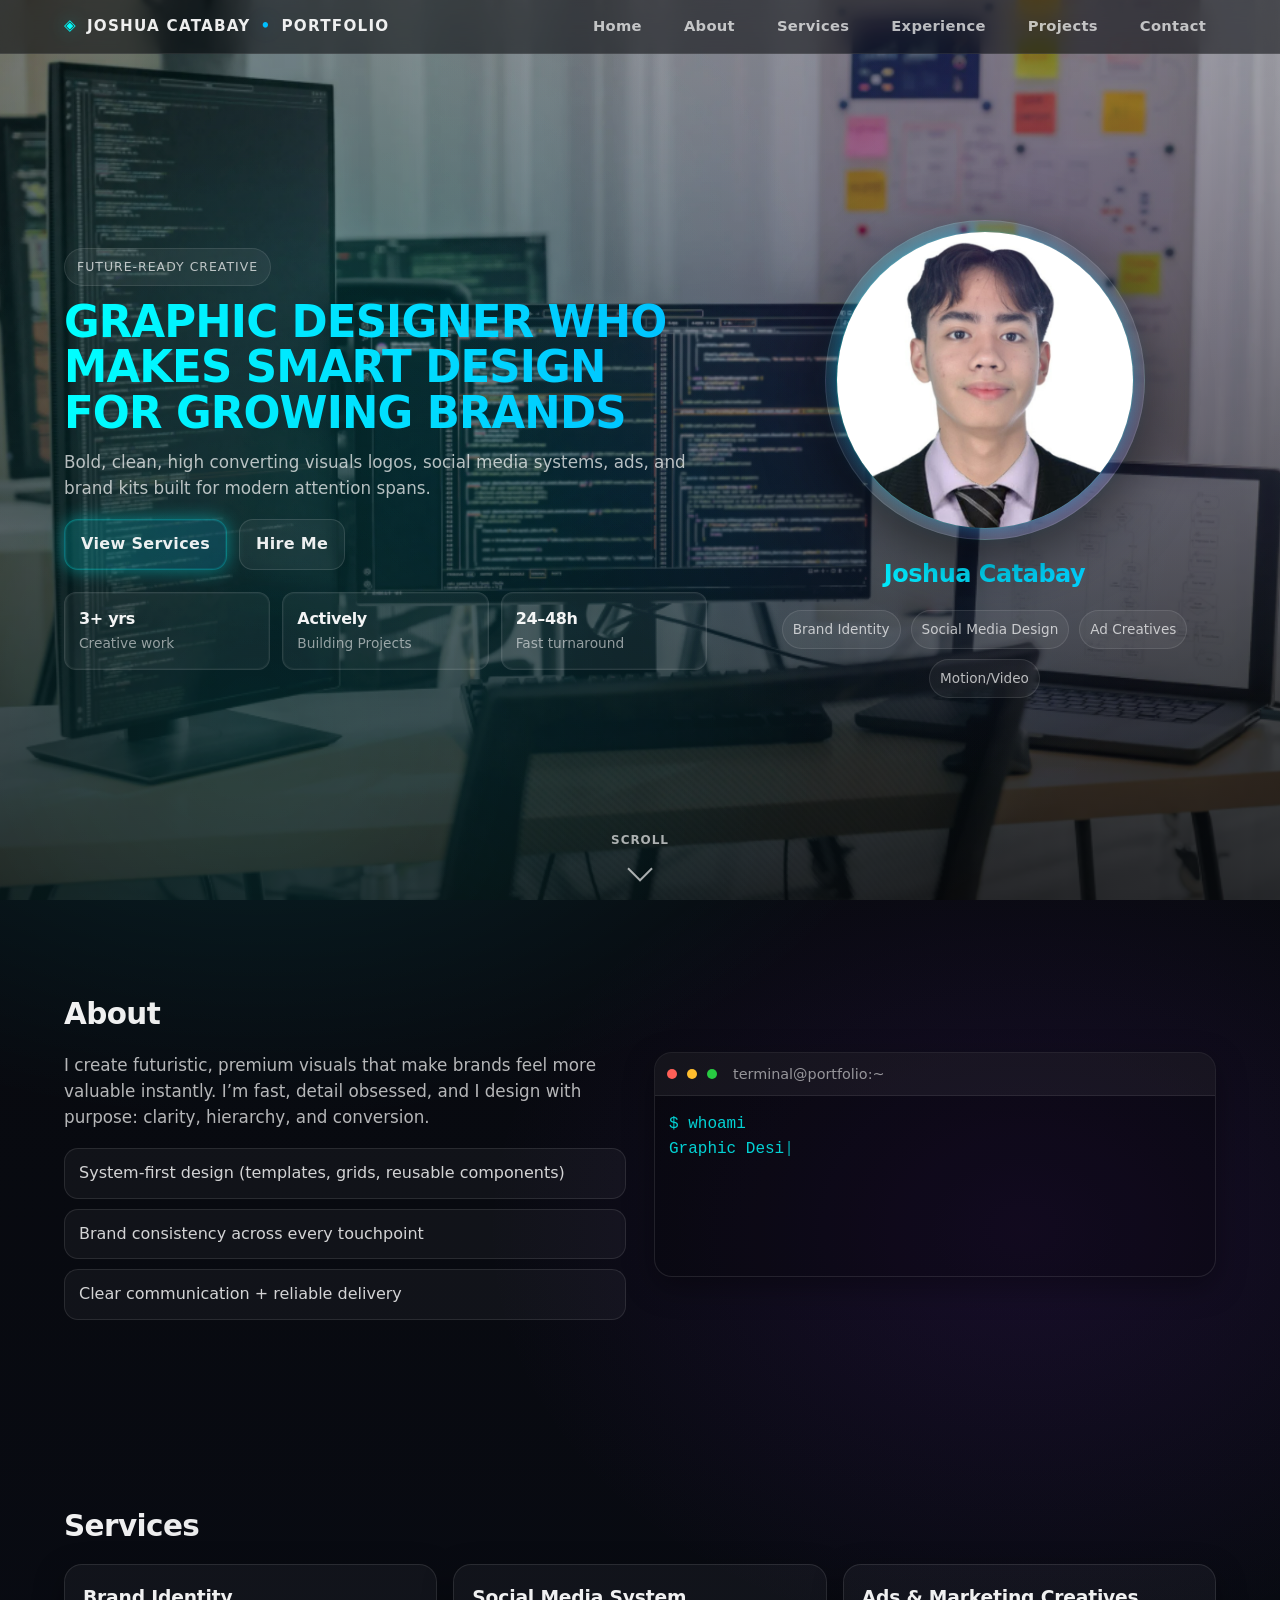
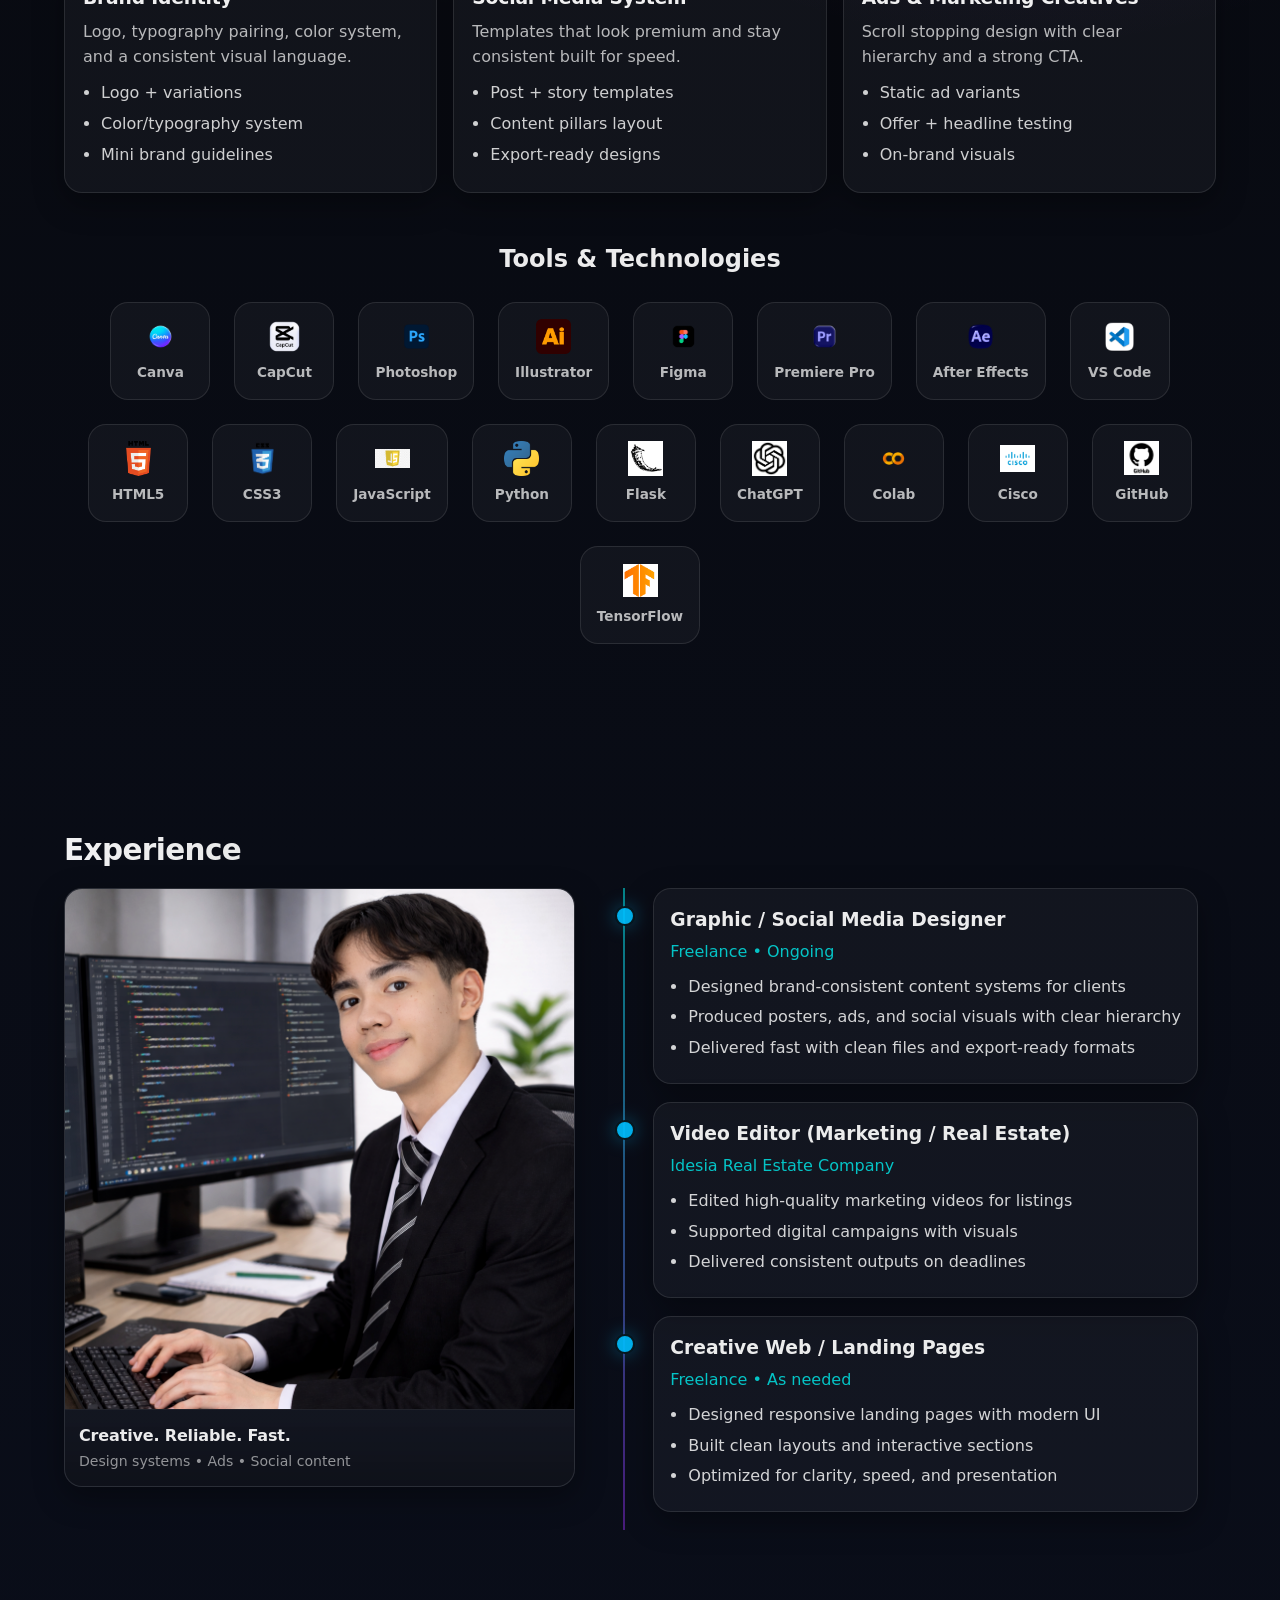
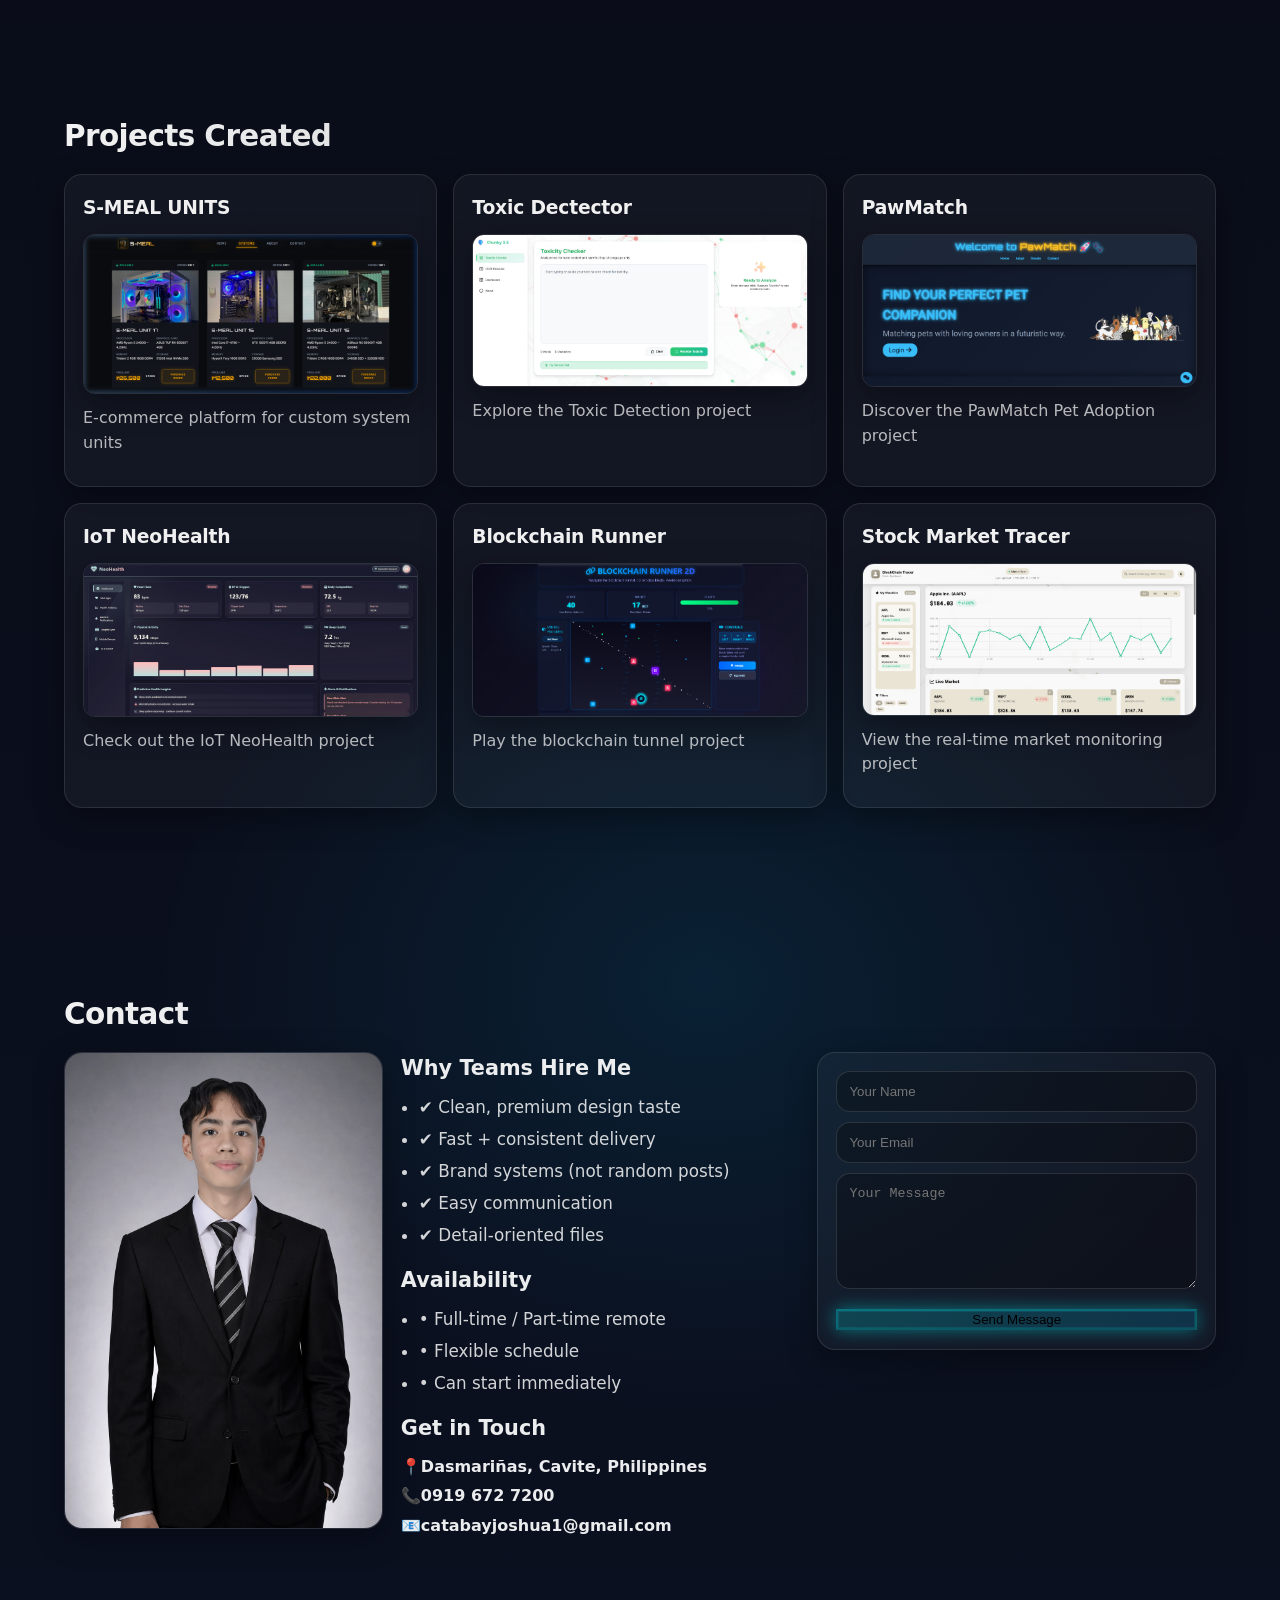
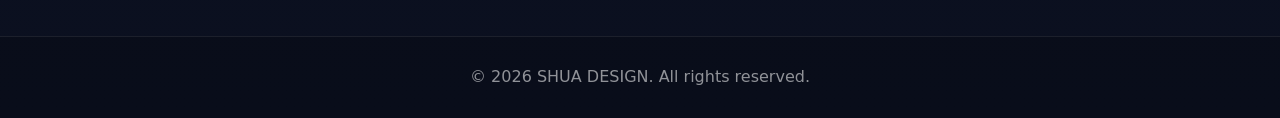
<file: index.html>
<!DOCTYPE html>
<html lang="en">
<head>
    <meta charset="UTF-8">
    <meta name="viewport" content="width=device-width, initial-scale=1.0">
    <title>Graphic Designer Portfolio | Futuristic Creative</title>
    <link rel="stylesheet" href="style.css">
</head>
<body>
    <nav class="navbar" role="navigation" aria-label="Primary">
        <div class="nav-container">
            <a class="nav-brand" href="#hero" aria-label="Home">
                <span class="brand-mark">◈</span> JOSHUA CATABAY<span class="glow">•</span>PORTFOLIO
            </a>

            <button class="nav-toggle" type="button" aria-label="Open menu" aria-controls="navMenu" aria-expanded="false">
                <span class="nav-toggle-bar"></span>
                <span class="nav-toggle-bar"></span>
                <span class="nav-toggle-bar"></span>
            </button>

            <ul class="nav-menu" id="navMenu">
                <li><a href="#hero">Home</a></li>
                <li><a href="#about">About</a></li>
                <li><a href="#services">Services</a></li>
                <li><a href="#experience">Experience</a></li>
                <li><a href="#projects">Projects</a></li>
                <li><a href="#contact">Contact</a></li>
            </ul>
        </div>
    </nav>

    <section id="hero" class="hero">
        <div class="hero-content container">
            <div class="hero-grid">
                <div class="hero-left">
                    <div class="kicker">FUTURE-READY CREATIVE</div>
                    <h1 class="hero-title">GRAPHIC DESIGNER WHO MAKES SMART DESIGN FOR GROWING BRANDS</h1>
                    <p class="hero-subtitle">Bold, clean, high converting visuals logos, social media systems, ads, and brand kits built for modern attention spans.</p>

                    <div class="hero-cta">
                        <a class="btn btn-primary" href="#services">View Services</a>
                        <a class="btn btn-secondary" href="#contact">Hire Me</a>
                    </div>

                    <div class="hero-stats" aria-label="Highlights">
                        <div class="stat">
                            <div class="stat-value">3+ yrs</div>
                            <div class="stat-label">Creative work</div>
                        </div>
                        <div class="stat">
                            <div class="stat-value">Actively</div>
                            <div class="stat-label">Building Projects</div>
                        </div>
                        <div class="stat">
                            <div class="stat-value">24–48h</div>
                            <div class="stat-label">Fast turnaround</div>
                        </div>
                    </div>
                </div>

                <div class="hero-right">
                    <div class="profile-container">
                        <img src="images/2x2shua.png" alt="Portrait photo" class="profile-img">
                        <div class="ai-overlay" aria-hidden="true"></div>
                    </div>

                    <div class="profile-name">Joshua Catabay</div>

                    <div class="hero-badges" aria-label="Specialties">
                        <span class="badge">Brand Identity</span>
                        <span class="badge">Social Media Design</span>
                        <span class="badge">Ad Creatives</span>
                        <span class="badge">Motion/Video</span>
                    </div>
                </div>
            </div>
        </div>

        <div class="scroll-indicator" aria-hidden="true">
            <span>Scroll</span>
            <div class="scroll-arrow"></div>
        </div>
    </section>

    <section id="about" class="about">
        <div class="container">
            <h2 class="section-title">About</h2>
            <div class="about-content">
                <div class="about-text">
                    <p>I create futuristic, premium visuals that make brands feel more valuable instantly. I’m fast, detail obsessed, and I design with purpose: clarity, hierarchy, and conversion.</p>
                    <div class="about-points">
                        <div class="point">System-first design (templates, grids, reusable components)</div>
                        <div class="point">Brand consistency across every touchpoint</div>
                        <div class="point">Clear communication + reliable delivery</div>
                    </div>
                </div>
                <div class="terminal">
                    <div class="terminal-header">
                        <span class="terminal-dot red"></span>
                        <span class="terminal-dot yellow"></span>
                        <span class="terminal-dot green"></span>
                        <span class="terminal-title">terminal@portfolio:~</span>
                    </div>
                    <div class="terminal-body" aria-live="polite"></div>
                </div>
            </div>
        </div>
    </section>

    <section id="services" class="services">
        <div class="container">
            <h2 class="section-title">Services</h2>
            <div class="services-grid">
                <div class="service-card">
                    <h3>Brand Identity</h3>
                    <p>Logo, typography pairing, color system, and a consistent visual language.</p>
                    <ul>
                        <li>Logo + variations</li>
                        <li>Color/typography system</li>
                        <li>Mini brand guidelines</li>
                    </ul>
                </div>
                <div class="service-card">
                    <h3>Social Media System</h3>
                    <p>Templates that look premium and stay consistent built for speed.</p>
                    <ul>
                        <li>Post + story templates</li>
                        <li>Content pillars layout</li>
                        <li>Export-ready designs</li>
                    </ul>
                </div>
                <div class="service-card">
                    <h3>Ads & Marketing Creatives</h3>
                    <p>Scroll stopping design with clear hierarchy and a strong CTA.</p>
                    <ul>
                        <li>Static ad variants</li>
                        <li>Offer + headline testing</li>
                        <li>On-brand visuals</li>
                    </ul>
                </div>
            </div>

            <div class="tools-section">
                <h3 class="tools-title">Tools & Technologies</h3>
                <div class="tools-grid">
                    <div class="tool-item">
                        <img src="images/canva.png" alt="Canva" class="tool-icon">
                        <span class="tool-name">Canva</span>
                    </div>
                    <div class="tool-item">
                        <img src="images/capcut.png" alt="CapCut" class="tool-icon">
                        <span class="tool-name">CapCut</span>
                    </div>
                    <div class="tool-item">
                        <img src="images/photoshop.png" alt="Canva" class="tool-icon">
                        <span class="tool-name">Photoshop</span>
                    </div>
                    <div class="tool-item">
                        <img src="images/Illustrator.png" alt="Canva" class="tool-icon">
                        <span class="tool-name">Illustrator</span>
                    </div>
                    <div class="tool-item">
                        <img src="images/figma.png" alt="Canva" class="tool-icon">
                        <span class="tool-name">Figma</span>
                    </div>
                    <div class="tool-item">
                        <img src="images/premiere.png" alt="Canva" class="tool-icon">
                        <span class="tool-name">Premiere Pro</span>
                    </div>
                    <div class="tool-item">
                        <img src="images/after.png" alt="Canva" class="tool-icon">
                        <span class="tool-name">After Effects</span>
                    </div>
                    <div class="tool-item">
                        <img src="images/vsc.png" alt="Canva" class="tool-icon">
                        <span class="tool-name">VS Code</span>
                    </div>
                    <div class="tool-item">
                        <img src="images/HTML5.png" alt="Canva" class="tool-icon">
                        <span class="tool-name">HTML5</span>
                    </div>
                    <div class="tool-item">
                        <img src="images/css3.png" alt="Canva" class="tool-icon">
                        <span class="tool-name">CSS3</span>
                    </div>
                    <div class="tool-item">
                        <img src="images/javascript.png" alt="Canva" class="tool-icon">
                        <span class="tool-name">JavaScript</span>
                    </div>
                    <div class="tool-item">
                        <img src="images/Python-logo-notext.svg.png" alt="Canva" class="tool-icon">
                        <span class="tool-name">Python</span>
                    </div>
                    <div class="tool-item">
                        <img src="images/flask.png" alt="Canva" class="tool-icon">
                        <span class="tool-name">Flask</span>
                    </div>
                    <div class="tool-item">
                        <img src="images/chatgpt.png" alt="Canva" class="tool-icon">
                        <span class="tool-name">ChatGPT</span>
                    </div>
                    <div class="tool-item">
                        <img src="images/Google.png" alt="Canva" class="tool-icon">
                        <span class="tool-name">Colab</span>
                    </div>
                    <div class="tool-item">
                        <img src="images/cisco.png" alt="Canva" class="tool-icon">
                        <span class="tool-name">Cisco</span>
                    </div>
                    <div class="tool-item">
                        <img src="images/github.png" alt="Canva" class="tool-icon">
                        <span class="tool-name">GitHub</span>
                    </div>
                    <div class="tool-item">
                        <img src="images/tensorflow.png" alt="Canva" class="tool-icon">
                        <span class="tool-name">TensorFlow</span>
                    </div>
                </div>
            </div>
        </div>
    </section>

    <section id="experience" class="experience">
        <div class="container">
            <h2 class="section-title">Experience</h2>
            <div class="experience-layout">
                <figure class="experience-photo">
                    <img src="images/84b6fe1e-8342-415b-9202-d3f1c01dff55.png" alt="Professional photo at workstation">
                    <figcaption>
                        <div class="cap-title">Creative. Reliable. Fast.</div>
                        <div class="cap-meta">Design systems • Ads • Social content</div>
                    </figcaption>
                </figure>

                <div class="timeline">
                    <div class="timeline-item">
                        <div class="timeline-content">
                            <h3>Graphic / Social Media Designer</h3>
                            <span class="timeline-date">Freelance • Ongoing</span>
                            <ul>
                                <li>Designed brand-consistent content systems for clients</li>
                                <li>Produced posters, ads, and social visuals with clear hierarchy</li>
                                <li>Delivered fast with clean files and export-ready formats</li>
                            </ul>
                        </div>
                    </div>
                    <div class="timeline-item">
                        <div class="timeline-content">
                            <h3>Video Editor (Marketing / Real Estate)</h3>
                            <span class="timeline-date">Idesia Real Estate Company</span>
                            <ul>
                                <li>Edited high-quality marketing videos for listings</li>
                                <li>Supported digital campaigns with visuals</li>
                                <li>Delivered consistent outputs on deadlines</li>
                            </ul>
                        </div>
                    </div>
                    <div class="timeline-item">
                        <div class="timeline-content">
                            <h3>Creative Web / Landing Pages</h3>
                            <span class="timeline-date">Freelance • As needed</span>
                            <ul>
                                <li>Designed responsive landing pages with modern UI</li>
                                <li>Built clean layouts and interactive sections</li>
                                <li>Optimized for clarity, speed, and presentation</li>
                            </ul>
                        </div>
                    </div>
                </div>
            </div>
        </div>
    </section>

    <section id="projects" class="projects">
        <div class="container">
            <h2 class="section-title">Projects Created</h2>
            <div class="projects-grid">
                <a href="https://smeal-tawny.vercel.app/" target="_blank" class="project-card">
                    <h3>S-MEAL UNITS</h3>
                    <img src="images/smeal.png" alt="S-MEAL UNITS project image" class="project-image">
                    <p>E-commerce platform for custom system units</p>
                </a>
                <a href="toxic/frontend/index.html" target="_blank" class="project-card">
                    <h3>Toxic Dectector</h3>
                    <img src="images/dect.png" alt="Toxic project image" class="project-image">
                    <p>Explore the Toxic Detection project</p>
                </a>
                <a href="pawmatch/index.html" target="_blank" class="project-card">
                    <h3>PawMatch</h3>
                    <img src="images/paw.png" alt="PawMatch project image" class="project-image">
                    <p>Discover the PawMatch Pet Adoption project</p>
                </a>
                <a href="neohealth/index.html" target="_blank" class="project-card">
                    <h3>IoT NeoHealth</h3>
                    <img src="images/NEO.png" alt="Neohealth project image" class="project-image">
                    <p>Check out the IoT NeoHealth project</p>
                </a>
                <a href="game/index.html" target="_blank" class="project-card">
                    <h3>Blockchain Runner</h3>
                    <img src="images/game.png" alt="Neohealth project image" class="project-image">
                    <p>Play the blockchain tunnel project</p>
                </a>
                <a href="stock/index.html" target="_blank" class="project-card">
                    <h3>Stock Market Tracer</h3>
                    <img src="images/blockchain.png" alt="Neohealth project image" class="project-image">
                    <p>View the real-time market monitoring project</p>
                </a>
            </div>
        </div>
    </section>

    <section id="contact" class="contact">
        <div class="container">
            <h2 class="section-title">Contact</h2>
            <div class="contact-content">
                <figure class="contact-photo">
                    <img src="images/050cd50a-c37f-41d1-993c-b5a62482c2df.png" alt="Contact photo">
                </figure>
                <div class="contact-info">
                    <h3>Why Teams Hire Me</h3>
                    <ul>
                        <li>✔ Clean, premium design taste</li>
                        <li>✔ Fast + consistent delivery</li>
                        <li>✔ Brand systems (not random posts)</li>
                        <li>✔ Easy communication</li>
                        <li>✔ Detail-oriented files</li>
                    </ul>
                    <h3>Availability</h3>
                    <ul>
                        <li>• Full-time / Part-time remote</li>
                        <li>• Flexible schedule</li>
                        <li>• Can start immediately</li>
                    </ul>    
                    <h3>Get in Touch</h3>
                    <h4>📍Dasmariñas, Cavite, Philippines</h4>
                    <h4>📞0919 672 7200</h4>
                    <h4>📧catabayjoshua1@gmail.com</h4>
                    </ul>
                </div>
                <div class="contact-form">
                    <form aria-label="Contact form">
                        <input type="text" name="name" placeholder="Your Name" autocomplete="name" required>
                        <input type="email" name="email" placeholder="Your Email" autocomplete="email" required>
                        <textarea name="message" placeholder="Your Message" rows="6" required></textarea>
                        <button type="submit" class="btn-primary">Send Message</button>
                    </form>
                </div>
            </div>
        </div>
    </section>

    <footer class="footer">
        <div class="container">
            <p>&copy; <span id="year"></span> SHUA DESIGN. All rights reserved.</p>
        </div>
    </footer>

    <script src="app.js"></script>
</body>
</html>
</file>
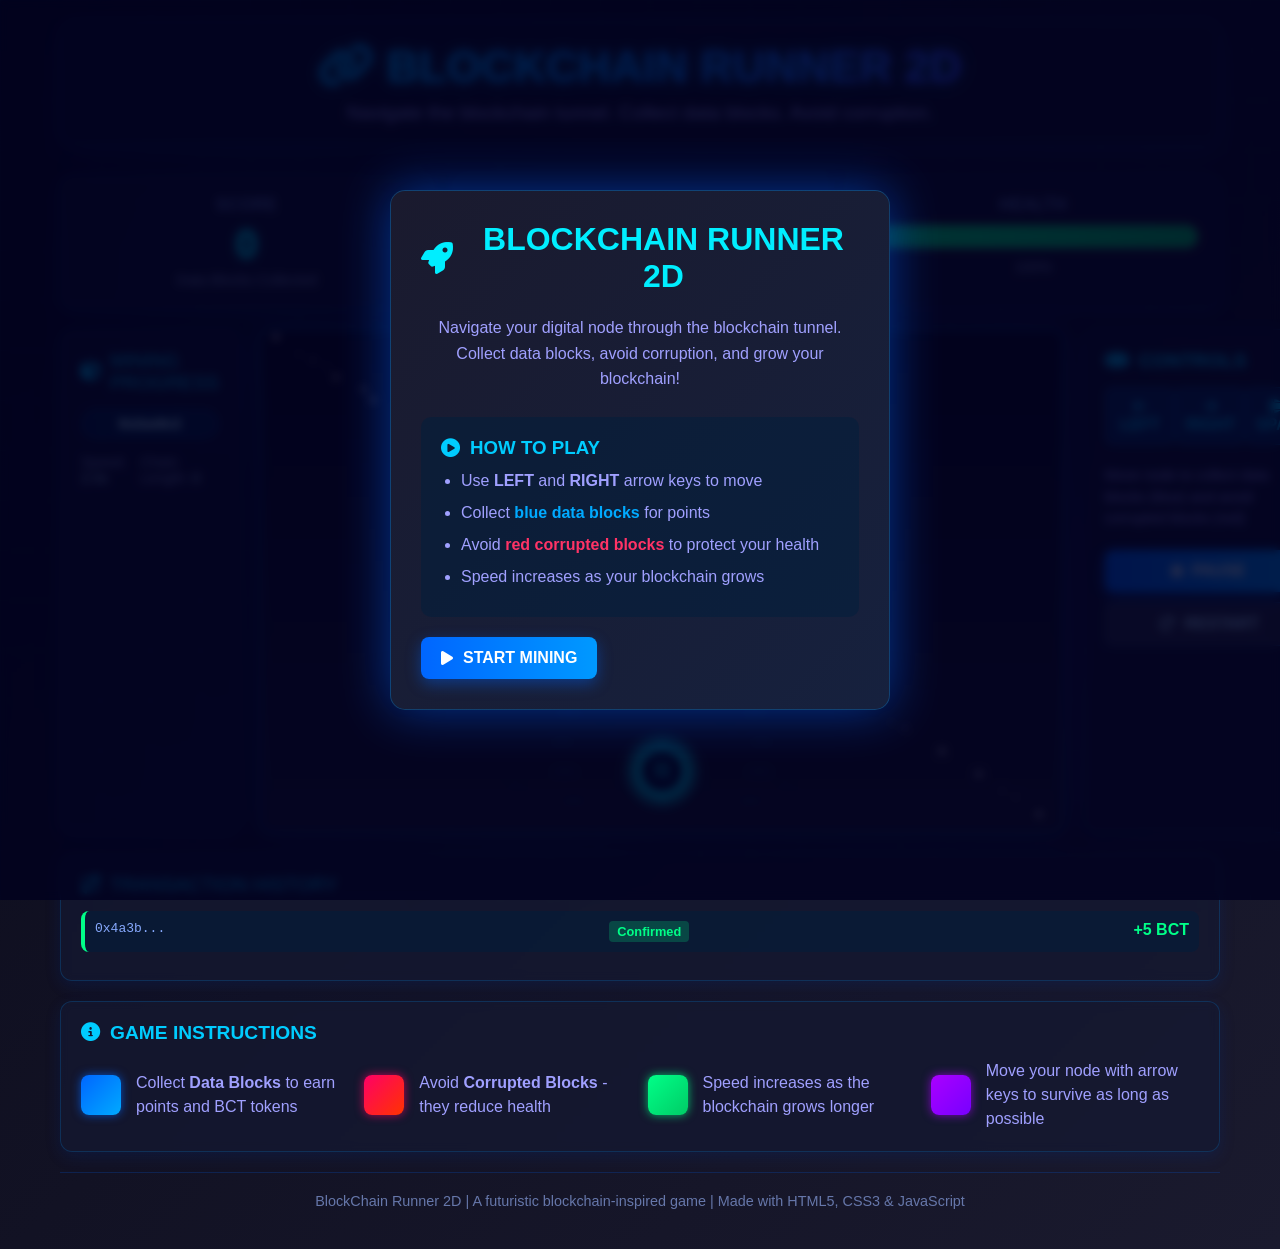
<file: game/index.html>
<!DOCTYPE html>
<html lang="en">
<head>
    <meta charset="UTF-8">
    <meta name="viewport" content="width=device-width, initial-scale=1.0">
    <title>BlockChain Runner 2D</title>
    <link rel="stylesheet" href="style.css">
    <link rel="stylesheet" href="https://cdnjs.cloudflare.com/ajax/libs/font-awesome/6.4.0/css/all.min.css">
</head>
<body>
    <div class="container">
        <header class="game-header">
            <h1><i class="fas fa-link"></i> BLOCKCHAIN RUNNER 2D</h1>
            <p class="subtitle">Navigate the blockchain tunnel. Collect data blocks. Avoid corruption.</p>
        </header>
        
        <div class="game-container">
            <div class="stats-panel">
                <div class="stat-box">
                    <div class="stat-label">SCORE</div>
                    <div class="stat-value" id="score">0</div>
                    <div class="stat-sub">Data Blocks Collected</div>
                </div>
                
                <div class="stat-box">
                    <div class="stat-label">WALLET</div>
                    <div class="stat-value" id="wallet">0 <span class="crypto-unit">BCT</span></div>
                    <div class="stat-sub">BlockChain Tokens</div>
                </div>
                
                <div class="stat-box">
                    <div class="stat-label">HEALTH</div>
                    <div class="health-bar">
                        <div class="health-fill" id="health-fill"></div>
                    </div>
                    <div class="stat-sub" id="health-text">100%</div>
                </div>
            </div>
            
            <div class="game-area">
                <div class="mining-panel">
                    <div class="mining-header">
                        <i class="fas fa-cube"></i> MINING PROGRESS
                    </div>
                    <div class="mining-bar">
                        <div class="mining-fill" id="mining-fill"></div>
                        <div class="mining-hash" id="mining-hash">000000</div>
                    </div>
                    <div class="mining-stats">
                        <div class="mining-stat">
                            <span>Speed:</span>
                            <span id="speed">1x</span>
                        </div>
                        <div class="mining-stat">
                            <span>Chain Length:</span>
                            <span id="chain-length">0</span>
                        </div>
                    </div>
                </div>
                
                <canvas id="gameCanvas" width="800" height="500"></canvas>
                
                <div class="controls-panel">
                    <div class="control-info">
                        <h3><i class="fas fa-gamepad"></i> CONTROLS</h3>
                        <div class="control-keys">
                            <div class="key"><i class="fas fa-arrow-left"></i> LEFT</div>
                            <div class="key"><i class="fas fa-arrow-right"></i> RIGHT</div>
                            <div class="key"><i class="fas fa-space-shuttle"></i> SPACE</div>
                        </div>
                        <p class="control-desc">Move node to collect data blocks (blue) and avoid corrupted blocks (red)</p>
                    </div>
                    
                    <div class="game-buttons">
                        <button id="pauseBtn" class="btn btn-primary">
                            <i class="fas fa-pause"></i> PAUSE
                        </button>
                        <button id="restartBtn" class="btn btn-secondary">
                            <i class="fas fa-redo"></i> RESTART
                        </button>
                    </div>
                </div>
            </div>
            
            <div class="transaction-panel">
                <div class="transaction-header">
                    <i class="fas fa-exchange-alt"></i> TRANSACTION HISTORY
                </div>
                <div class="transaction-list" id="transaction-list">
                    <div class="transaction">
                        <span class="tx-hash">0x4a3b...</span>
                        <span class="tx-type confirmed">Confirmed</span>
                        <span class="tx-amount">+5 BCT</span>
                    </div>
                </div>
            </div>
        </div>
        
        <div class="instructions">
            <h3><i class="fas fa-info-circle"></i> GAME INSTRUCTIONS</h3>
            <div class="instruction-items">
                <div class="instruction">
                    <div class="instruction-icon data-block"></div>
                    <p>Collect <strong>Data Blocks</strong> to earn points and BCT tokens</p>
                </div>
                <div class="instruction">
                    <div class="instruction-icon corrupted-block"></div>
                    <p>Avoid <strong>Corrupted Blocks</strong> - they reduce health</p>
                </div>
                <div class="instruction">
                    <div class="instruction-icon chain-icon"></div>
                    <p>Speed increases as the blockchain grows longer</p>
                </div>
                <div class="instruction">
                    <div class="instruction-icon node-icon"></div>
                    <p>Move your node with arrow keys to survive as long as possible</p>
                </div>
            </div>
        </div>
        
        <footer>
            <p>BlockChain Runner 2D | A futuristic blockchain-inspired game | Made with HTML5, CSS3 & JavaScript</p>
        </footer>
    </div>
    
    <div id="gameOverModal" class="modal">
        <div class="modal-content">
            <h2><i class="fas fa-exclamation-triangle"></i> NODE CORRUPTED</h2>
            <div class="modal-stats">
                <div class="modal-stat">
                    <span>Final Score:</span>
                    <span id="final-score">0</span>
                </div>
                <div class="modal-stat">
                    <span>Wallet Balance:</span>
                    <span id="final-wallet">0 BCT</span>
                </div>
                <div class="modal-stat">
                    <span>Chain Length:</span>
                    <span id="final-chain">0</span>
                </div>
            </div>
            <button id="playAgainBtn" class="btn btn-primary">
                <i class="fas fa-play"></i> PLAY AGAIN
            </button>
        </div>
    </div>
    
    <div id="startModal" class="modal">
        <div class="modal-content">
            <h2><i class="fas fa-rocket"></i> BLOCKCHAIN RUNNER 2D</h2>
            <p>Navigate your digital node through the blockchain tunnel. Collect data blocks, avoid corruption, and grow your blockchain!</p>
            <div class="start-instructions">
                <h3><i class="fas fa-play-circle"></i> HOW TO PLAY</h3>
                <ul>
                    <li>Use <strong>LEFT</strong> and <strong>RIGHT</strong> arrow keys to move</li>
                    <li>Collect <span class="highlight-blue">blue data blocks</span> for points</li>
                    <li>Avoid <span class="highlight-red">red corrupted blocks</span> to protect your health</li>
                    <li>Speed increases as your blockchain grows</li>
                </ul>
            </div>
            <button id="startBtn" class="btn btn-primary">
                <i class="fas fa-play"></i> START MINING
            </button>
        </div>
    </div>
    
    <script src="app.js"></script>
</body>
</html>
</file>
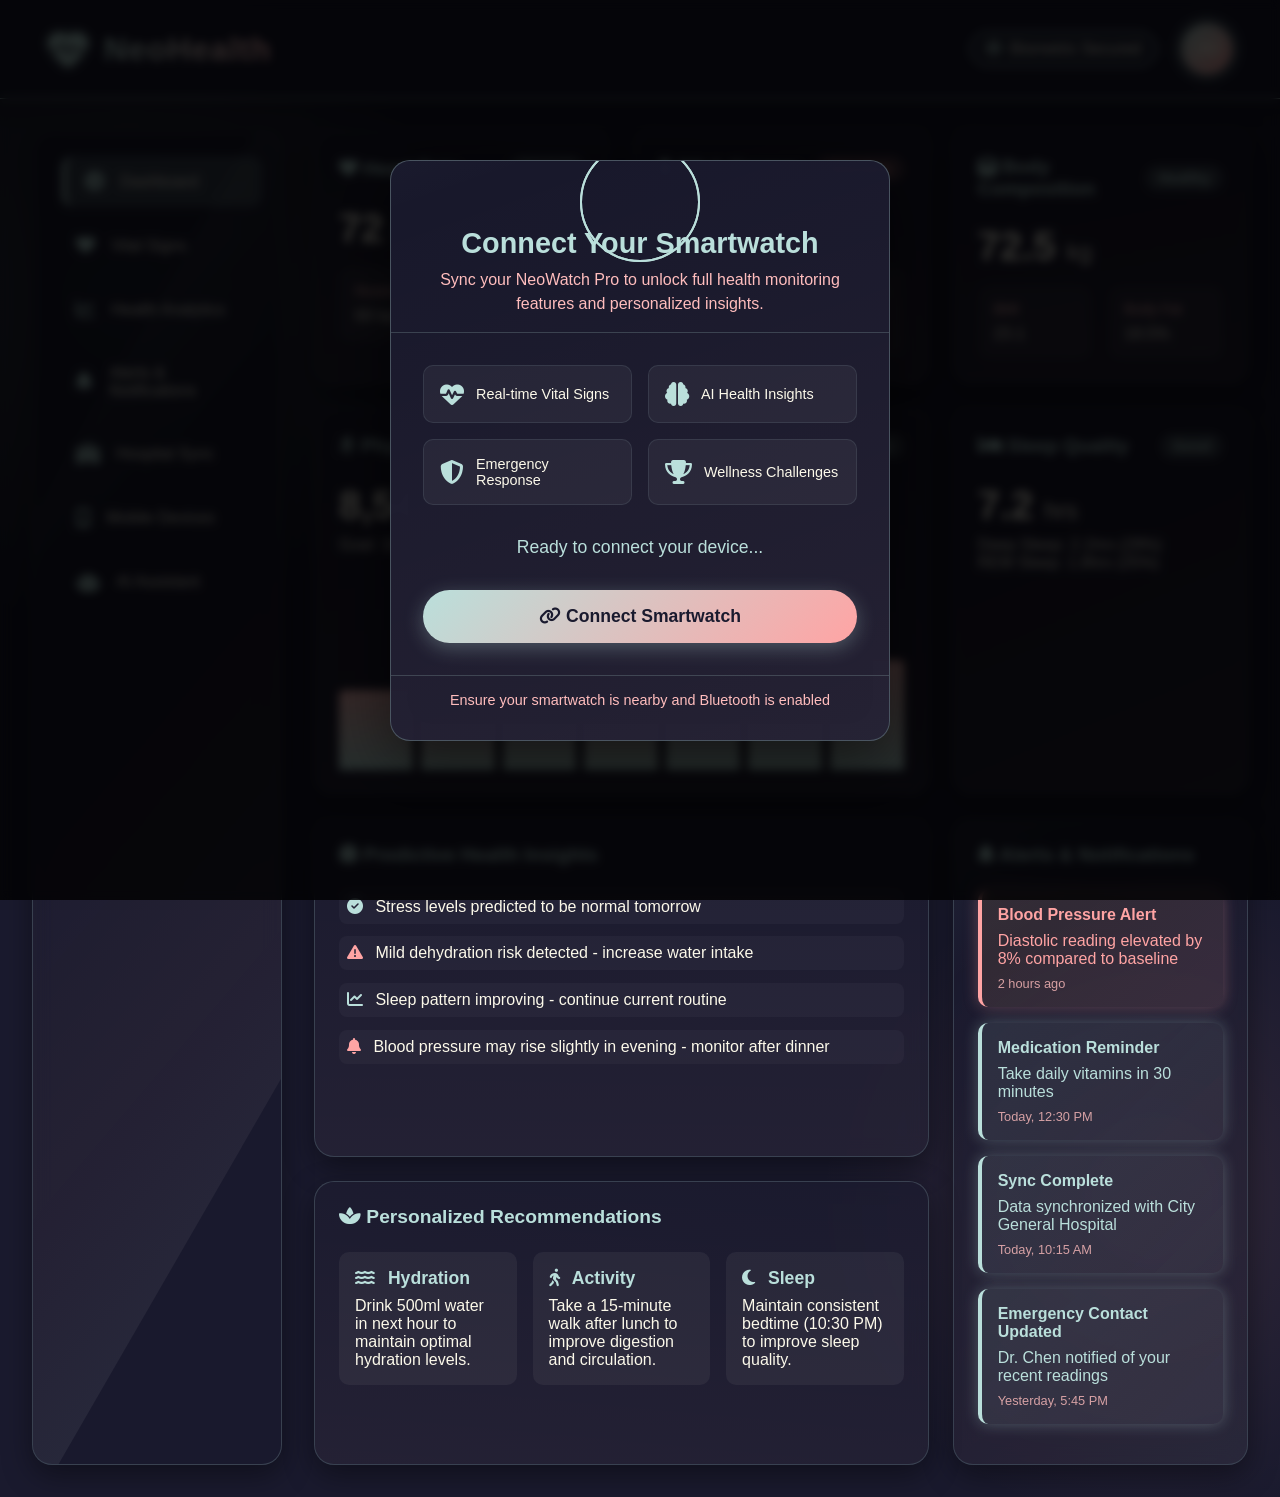
<file: neohealth/index.html>
<!DOCTYPE html>
<html lang="en">
<head>
    <meta charset="UTF-8">
    <meta name="viewport" content="width=device-width, initial-scale=1.0">
    <title>NeoHealth | Futuristic Health Monitoring</title>
    <link rel="stylesheet" href="style.css">
    <link rel="stylesheet" href="https://cdnjs.cloudflare.com/ajax/libs/font-awesome/6.4.0/css/all.min.css">
</head>
<body>
    <div class="container">
        <!-- Header with logo and user info -->
        <header>
            <div class="logo">
                <i class="fas fa-heartbeat"></i>
                <h1>NeoHealth</h1>
            </div>
            
            <div class="user-info">
                <div class="biometric">
                    <i class="fas fa-fingerprint"></i>
                    <span>Biometric Secured</span>
                </div>
                <div class="avatar">JD</div>
            </div>
        </header>

        <!-- Main content -->
        <main>
            <!-- Sidebar navigation -->
            <nav class="sidebar holographic">
                <a href="#" class="nav-item active" data-section="dashboard">
                    <i class="fas fa-tachometer-alt"></i>
                    <span>Dashboard</span>
                </a>
                <a href="#" class="nav-item" data-section="vitals">
                    <i class="fas fa-heart"></i>
                    <span>Vital Signs</span>
                </a>
                <a href="#" class="nav-item" data-section="analytics">
                    <i class="fas fa-chart-line"></i>
                    <span>Health Analytics</span>
                </a>
                <a href="#" class="nav-item" data-section="alerts">
                    <i class="fas fa-bell"></i>
                    <span>Alerts & Notifications</span>
                </a>
                <a href="#" class="nav-item" data-section="hospital">
                    <i class="fas fa-hospital"></i>
                    <span>Hospital Sync</span>
                </a>
                <a href="#" class="nav-item" data-section="mobile">
                    <i class="fas fa-mobile-alt"></i>
                    <span>Mobile Devices</span>
                </a>
                <a href="#" class="nav-item" data-section="ai">
                    <i class="fas fa-robot"></i>
                    <span>AI Assistant</span>
                </a>
            </nav>

            <!-- Dashboard with health monitoring cards -->
            <section class="dashboard" id="dashboard-content">
                <!-- Heart Rate Card -->
                <div class="card vitals-card holographic">
                    <div class="card-header">
                        <h2 class="card-title"><i class="fas fa-heart"></i> Heart Rate</h2>
                        <span class="card-status normal">Normal</span>
                    </div>
                    <div class="card-value">72 <span class="unit">bpm</span></div>
                    <div class="vitals-container">
                        <div class="vital-item">
                            <div class="vital-label">Resting</div>
                            <div>68 bpm</div>
                        </div>
                        <div class="vital-item">
                            <div class="vital-label">Max Today</div>
                            <div>124 bpm</div>
                        </div>
                    </div>
                </div>

                <!-- Blood Pressure & Oxygen Card -->
                <div class="card vitals-card holographic">
                    <div class="card-header">
                        <h2 class="card-title"><i class="fas fa-tint"></i> BP & Oxygen</h2>
                        <span class="card-status warning">Attention</span>
                    </div>
                    <div class="card-value">128/82</div>
                    <div class="vitals-container">
                        <div class="vital-item">
                            <div class="vital-label">Oxygen Level</div>
                            <div>97%</div>
                        </div>
                        <div class="vital-item">
                            <div class="vital-label">Temperature</div>
                            <div>36.8°C</div>
                        </div>
                    </div>
                </div>

                <!-- Body Composition Card -->
                <div class="card vitals-card holographic">
                    <div class="card-header">
                        <h2 class="card-title"><i class="fas fa-weight"></i> Body Composition</h2>
                        <span class="card-status normal">Healthy</span>
                    </div>
                    <div class="card-value">72.5 <span class="unit">kg</span></div>
                    <div class="vitals-container">
                        <div class="vital-item">
                            <div class="vital-label">BMI</div>
                            <div>23.1</div>
                        </div>
                        <div class="vital-item">
                            <div class="vital-label">Body Fat</div>
                            <div>18.5%</div>
                        </div>
                    </div>
                </div>

                <!-- Activity Tracking Card -->
                <div class="card activity-card holographic">
                    <div class="card-header">
                        <h2 class="card-title"><i class="fas fa-running"></i> Physical Activity</h2>
                        <span class="card-status normal">Active</span>
                    </div>
                    <div class="card-value">8,542 <span class="unit">steps</span></div>
                    <p>Goal: 10,000 steps (85% achieved)</p>
                    <div class="activity-chart">
                        <div class="chart-bar" data-value="2.1k" style="height: 40%;"></div>
                        <div class="chart-bar" data-value="1.8k" style="height: 35%;"></div>
                        <div class="chart-bar" data-value="2.5k" style="height: 50%;"></div>
                        <div class="chart-bar" data-value="2.2k" style="height: 42%;"></div>
                        <div class="chart-bar" data-value="3.5k" style="height: 70%;"></div>
                        <div class="chart-bar" data-value="4.2k" style="height: 85%;"></div>
                        <div class="chart-bar" data-value="2.8k" style="height: 55%;"></div>
                    </div>
                </div>

                <!-- Sleep Quality Card -->
                <div class="card sleep-card holographic">
                    <div class="card-header">
                        <h2 class="card-title"><i class="fas fa-bed"></i> Sleep Quality</h2>
                        <span class="card-status normal">Good</span>
                    </div>
                    <div class="card-value">7.2 <span class="unit">hrs</span></div>
                    <p>Deep Sleep: 2.1hrs (29%)</p>
                    <p>REM Sleep: 1.8hrs (25%)</p>
                </div>

                <!-- Predictive Insights Card -->
                <div class="card predictive-card holographic">
                    <div class="card-header">
                        <h2 class="card-title"><i class="fas fa-brain"></i> Predictive Health Insights</h2>
                    </div>
                    <p><i class="fas fa-check-circle success-icon"></i> Stress levels predicted to be normal tomorrow</p>
                    <p><i class="fas fa-exclamation-triangle warning-icon"></i> Mild dehydration risk detected - increase water intake</p>
                    <p><i class="fas fa-chart-line success-icon"></i> Sleep pattern improving - continue current routine</p>
                    <p><i class="fas fa-bell warning-icon"></i> Blood pressure may rise slightly in evening - monitor after dinner</p>
                </div>

                <!-- Alerts & Notifications Card -->
                <div class="card alerts-card holographic">
                    <div class="card-header">
                        <h2 class="card-title"><i class="fas fa-bell"></i> Alerts & Notifications</h2>
                    </div>
                    <div class="alert-item warning">
                        <p><strong>Blood Pressure Alert</strong></p>
                        <p>Diastolic reading elevated by 8% compared to baseline</p>
                        <div class="alert-time">2 hours ago</div>
                    </div>
                    <div class="alert-item normal">
                        <p><strong>Medication Reminder</strong></p>
                        <p>Take daily vitamins in 30 minutes</p>
                        <div class="alert-time">Today, 12:30 PM</div>
                    </div>
                    <div class="alert-item normal">
                        <p><strong>Sync Complete</strong></p>
                        <p>Data synchronized with City General Hospital</p>
                        <div class="alert-time">Today, 10:15 AM</div>
                    </div>
                    <div class="alert-item normal">
                        <p><strong>Emergency Contact Updated</strong></p>
                        <p>Dr. Chen notified of your recent readings</p>
                        <div class="alert-time">Yesterday, 5:45 PM</div>
                    </div>
                </div>

                <!-- Wellness Recommendations Card -->
                <div class="card recommendations-card holographic">
                    <div class="card-header">
                        <h2 class="card-title"><i class="fas fa-spa"></i> Personalized Recommendations</h2>
                    </div>
                    <div class="recommendations-container">
                        <div class="recommendation-item">
                            <h3><i class="fas fa-water"></i> Hydration</h3>
                            <p>Drink 500ml water in next hour to maintain optimal hydration levels.</p>
                        </div>
                        <div class="recommendation-item">
                            <h3><i class="fas fa-walking"></i> Activity</h3>
                            <p>Take a 15-minute walk after lunch to improve digestion and circulation.</p>
                        </div>
                        <div class="recommendation-item">
                            <h3><i class="fas fa-moon"></i> Sleep</h3>
                            <p>Maintain consistent bedtime (10:30 PM) to improve sleep quality.</p>
                        </div>
                    </div>
                </div>
            </section>

            <!-- Other sections (hidden by default) -->
            <section class="content-section" id="vitals-content" style="display: none;">
                <h2>Detailed Vital Signs Analysis</h2>

                <!-- Real-time Heart Rate Monitor -->
                <div class="card holographic">
                    <div class="card-header">
                        <h3 class="card-title"><i class="fas fa-heartbeat"></i> Real-time Heart Rate Monitor</h3>
                        <span class="card-status normal">Live</span>
                    </div>
                    <div class="card-value" id="live-heart-rate">72 <span class="unit">bpm</span></div>
                    <div class="vitals-container">
                        <div class="vital-item">
                            <div class="vital-label">Current Zone</div>
                            <div id="heart-zone">Fat Burn</div>
                        </div>
                        <div class="vital-item">
                            <div class="vital-label">Variability</div>
                            <div id="hrv">42 ms</div>
                        </div>
                    </div>
                    <div class="activity-chart" id="heart-rate-chart" style="height: 150px;">
                        <div class="chart-bar" style="height: 65%;"></div>
                        <div class="chart-bar" style="height: 72%;"></div>
                        <div class="chart-bar" style="height: 68%;"></div>
                        <div class="chart-bar" style="height: 75%;"></div>
                        <div class="chart-bar" style="height: 70%;"></div>
                        <div class="chart-bar" style="height: 78%;"></div>
                        <div class="chart-bar" style="height: 73%;"></div>
                        <div class="chart-bar" style="height: 80%;"></div>
                        <div class="chart-bar" style="height: 76%;"></div>
                        <div class="chart-bar" style="height: 82%;"></div>
                    </div>
                </div>

                <!-- Blood Pressure Analysis -->
                <div class="card holographic">
                    <div class="card-header">
                        <h3 class="card-title"><i class="fas fa-tint"></i> Blood Pressure Analysis</h3>
                        <span class="card-status warning">Monitor</span>
                    </div>
                    <div class="card-value" id="live-bp">128/82 <span class="unit">mmHg</span></div>
                    <div class="vitals-container">
                        <div class="vital-item">
                            <div class="vital-label">Pulse Pressure</div>
                            <div id="pulse-pressure">46 mmHg</div>
                        </div>
                        <div class="vital-item">
                            <div class="vital-label">MAP</div>
                            <div id="map">97 mmHg</div>
                        </div>
                    </div>
                    <div class="activity-chart" id="bp-chart" style="height: 150px;">
                        <div class="chart-bar" style="height: 60%; background: linear-gradient(to top, var(--coral), var(--light-coral));"></div>
                        <div class="chart-bar" style="height: 65%; background: linear-gradient(to top, var(--coral), var(--light-coral));"></div>
                        <div class="chart-bar" style="height: 58%; background: linear-gradient(to top, var(--coral), var(--light-coral));"></div>
                        <div class="chart-bar" style="height: 72%; background: linear-gradient(to top, var(--coral), var(--light-coral));"></div>
                        <div class="chart-bar" style="height: 68%; background: linear-gradient(to top, var(--coral), var(--light-coral));"></div>
                        <div class="chart-bar" style="height: 75%; background: linear-gradient(to top, var(--coral), var(--light-coral));"></div>
                        <div class="chart-bar" style="height: 70%; background: linear-gradient(to top, var(--coral), var(--light-coral));"></div>
                        <div class="chart-bar" style="height: 78%; background: linear-gradient(to top, var(--coral), var(--light-coral));"></div>
                        <div class="chart-bar" style="height: 73%; background: linear-gradient(to top, var(--coral), var(--light-coral));"></div>
                        <div class="chart-bar" style="height: 80%; background: linear-gradient(to top, var(--coral), var(--light-coral));"></div>
                    </div>
                </div>

                <!-- Respiratory Rate & Oxygen -->
                <div class="card holographic">
                    <div class="card-header">
                        <h3 class="card-title"><i class="fas fa-lungs"></i> Respiratory & Oxygen Saturation</h3>
                        <span class="card-status normal">Optimal</span>
                    </div>
                    <div class="card-value" id="live-resp-rate">16 <span class="unit">breaths/min</span></div>
                    <div class="vitals-container">
                        <div class="vital-item">
                            <div class="vital-label">SpO2</div>
                            <div id="spo2">97%</div>
                        </div>
                        <div class="vital-item">
                            <div class="vital-label">Respiratory Volume</div>
                            <div id="resp-volume">450 ml</div>
                        </div>
                    </div>
                    <div class="activity-chart" id="resp-chart" style="height: 150px;">
                        <div class="chart-bar" style="height: 55%; background: linear-gradient(to top, var(--teal), var(--light-coral));"></div>
                        <div class="chart-bar" style="height: 60%; background: linear-gradient(to top, var(--teal), var(--light-coral));"></div>
                        <div class="chart-bar" style="height: 58%; background: linear-gradient(to top, var(--teal), var(--light-coral));"></div>
                        <div class="chart-bar" style="height: 62%; background: linear-gradient(to top, var(--teal), var(--light-coral));"></div>
                        <div class="chart-bar" style="height: 57%; background: linear-gradient(to top, var(--teal), var(--light-coral));"></div>
                        <div class="chart-bar" style="height: 64%; background: linear-gradient(to top, var(--teal), var(--light-coral));"></div>
                        <div class="chart-bar" style="height: 59%; background: linear-gradient(to top, var(--teal), var(--light-coral));"></div>
                        <div class="chart-bar" style="height: 66%; background: linear-gradient(to top, var(--teal), var(--light-coral));"></div>
                        <div class="chart-bar" style="height: 61%; background: linear-gradient(to top, var(--teal), var(--light-coral));"></div>
                        <div class="chart-bar" style="height: 68%; background: linear-gradient(to top, var(--teal), var(--light-coral));"></div>
                    </div>
                </div>

                <!-- Temperature & Metabolic Rate -->
                <div class="card holographic">
                    <div class="card-header">
                        <h3 class="card-title"><i class="fas fa-thermometer-half"></i> Temperature & Metabolism</h3>
                        <span class="card-status normal">Stable</span>
                    </div>
                    <div class="card-value" id="live-temp">36.8 <span class="unit">°C</span></div>
                    <div class="vitals-container">
                        <div class="vital-item">
                            <div class="vital-label">BMR</div>
                            <div id="bmr">1,650 kcal</div>
                        </div>
                        <div class="vital-item">
                            <div class="vital-label">Core Temp</div>
                            <div id="core-temp">37.1°C</div>
                        </div>
                    </div>
                    <div class="activity-chart" id="temp-chart" style="height: 150px;">
                        <div class="chart-bar" style="height: 45%; background: linear-gradient(to top, var(--coral), var(--teal));"></div>
                        <div class="chart-bar" style="height: 48%; background: linear-gradient(to top, var(--coral), var(--teal));"></div>
                        <div class="chart-bar" style="height: 46%; background: linear-gradient(to top, var(--coral), var(--teal));"></div>
                        <div class="chart-bar" style="height: 50%; background: linear-gradient(to top, var(--coral), var(--teal));"></div>
                        <div class="chart-bar" style="height: 47%; background: linear-gradient(to top, var(--coral), var(--teal));"></div>
                        <div class="chart-bar" style="height: 52%; background: linear-gradient(to top, var(--coral), var(--teal));"></div>
                        <div class="chart-bar" style="height: 49%; background: linear-gradient(to top, var(--coral), var(--teal));"></div>
                        <div class="chart-bar" style="height: 54%; background: linear-gradient(to top, var(--coral), var(--teal));"></div>
                        <div class="chart-bar" style="height: 51%; background: linear-gradient(to top, var(--coral), var(--teal));"></div>
                        <div class="chart-bar" style="height: 56%; background: linear-gradient(to top, var(--coral), var(--teal));"></div>
                    </div>
                </div>

                <!-- Vital Signs History -->
                <div class="card holographic">
                    <div class="card-header">
                        <h3 class="card-title"><i class="fas fa-history"></i> 24-Hour Vital Signs History</h3>
                    </div>
                    <div class="vitals-container">
                        <div class="vital-item">
                            <div class="vital-label">Peak Heart Rate</div>
                            <div id="peak-hr">142 bpm (Exercise)</div>
                        </div>
                        <div class="vital-item">
                            <div class="vital-label">Lowest BP</div>
                            <div id="lowest-bp">115/75 mmHg</div>
                        </div>
                        <div class="vital-item">
                            <div class="vital-label">Avg Temperature</div>
                            <div id="avg-temp">36.7°C</div>
                        </div>
                        <div class="vital-item">
                            <div class="vital-label">Sleep HR Drop</div>
                            <div id="sleep-hr-drop">-28 bpm</div>
                        </div>
                    </div>
                </div>
            </section>

            <!-- Health Analytics section -->
            <section class="content-section" id="analytics-content" style="display: none;">
                <h2>Health Analytics & Trends</h2>

                <!-- 7-Day Health Trends -->
                <div class="card holographic">
                    <div class="card-header">
                        <h3 class="card-title"><i class="fas fa-chart-line"></i> 7-Day Health Trends</h3>
                    </div>
                    <div class="analytics-grid">
                        <!-- Heart Rate Trend -->
                        <div class="trend-item">
                            <div class="trend-header">
                                <h4><i class="fas fa-heart"></i> Heart Rate</h4>
                                <span class="trend-change positive">-3 bpm</span>
                            </div>
                            <div class="trend-bar">
                                <div class="trend-fill" style="width: 85%; background: linear-gradient(to right, var(--teal), var(--light-coral));"></div>
                            </div>
                            <p class="trend-insight">Average improvement over 7 days</p>
                        </div>

                        <!-- Blood Pressure Trend -->
                        <div class="trend-item">
                            <div class="trend-header">
                                <h4><i class="fas fa-tint"></i> Blood Pressure</h4>
                                <span class="trend-change negative">+5 mmHg</span>
                            </div>
                            <div class="trend-bar">
                                <div class="trend-fill" style="width: 72%; background: linear-gradient(to right, var(--coral), var(--light-coral));"></div>
                            </div>
                            <p class="trend-insight">Systolic pressure increased slightly</p>
                        </div>

                        <!-- Sleep Quality Trend -->
                        <div class="trend-item">
                            <div class="trend-header">
                                <h4><i class="fas fa-bed"></i> Sleep Quality</h4>
                                <span class="trend-change positive">+12%</span>
                            </div>
                            <div class="trend-bar">
                                <div class="trend-fill" style="width: 91%; background: linear-gradient(to right, var(--teal), var(--light-coral));"></div>
                            </div>
                            <p class="trend-insight">Sleep efficiency improving</p>
                        </div>

                        <!-- Activity Trend -->
                        <div class="trend-item">
                            <div class="trend-header">
                                <h4><i class="fas fa-running"></i> Physical Activity</h4>
                                <span class="trend-change positive">+8%</span>
                            </div>
                            <div class="trend-bar">
                                <div class="trend-fill" style="width: 78%; background: linear-gradient(to right, var(--teal), var(--light-coral));"></div>
                            </div>
                            <p class="trend-insight">92% of weekly goals achieved</p>
                        </div>
                    </div>
                </div>

                <!-- Health Correlations & Insights -->
                <div class="card holographic">
                    <div class="card-header">
                        <h3 class="card-title"><i class="fas fa-brain"></i> Health Correlations & Predictive Insights</h3>
                    </div>
                    <div class="correlations-container">
                        <div class="correlation-item">
                            <div class="correlation-strength" style="width: 85%; background: linear-gradient(to right, var(--teal), var(--light-coral));"></div>
                            <div class="correlation-info">
                                <h4>Exercise & Sleep Quality</h4>
                                <p>85% correlation - Higher physical activity leads to better sleep patterns</p>
                            </div>
                        </div>

                        <div class="correlation-item">
                            <div class="correlation-strength" style="width: 72%; background: linear-gradient(to right, var(--coral), var(--light-coral));"></div>
                            <div class="correlation-info">
                                <h4>Stress & Heart Rate</h4>
                                <p>72% correlation - Elevated stress levels increase resting heart rate</p>
                            </div>
                        </div>

                        <div class="correlation-item">
                            <div class="correlation-strength" style="width: 68%; background: linear-gradient(to right, var(--teal), var(--light-coral));"></div>
                            <div class="correlation-info">
                                <h4>Hydration & Energy</h4>
                                <p>68% correlation - Better hydration improves daily energy levels</p>
                            </div>
                        </div>
                    </div>
                </div>

                <!-- Predictive Health Models -->
                <div class="card holographic">
                    <div class="card-header">
                        <h3 class="card-title"><i class="fas fa-robot"></i> AI Predictive Health Models</h3>
                    </div>
                    <div class="predictions-grid">
                        <div class="prediction-card">
                            <div class="prediction-icon">
                                <i class="fas fa-heartbeat"></i>
                            </div>
                            <div class="prediction-content">
                                <h4>Cardiovascular Risk</h4>
                                <div class="risk-meter">
                                    <div class="risk-fill low-risk" style="width: 25%;"></div>
                                </div>
                                <p class="risk-level">Low Risk</p>
                                <p class="prediction-text">Based on current trends, cardiovascular health is stable with low risk indicators.</p>
                            </div>
                        </div>

                        <div class="prediction-card">
                            <div class="prediction-icon">
                                <i class="fas fa-brain"></i>
                            </div>
                            <div class="prediction-content">
                                <h4>Mental Wellness</h4>
                                <div class="risk-meter">
                                    <div class="risk-fill medium-risk" style="width: 45%;"></div>
                                </div>
                                <p class="risk-level">Moderate</p>
                                <p class="prediction-text">Stress patterns detected. Consider mindfulness activities for better mental wellness.</p>
                            </div>
                        </div>

                        <div class="prediction-card">
                            <div class="prediction-icon">
                                <i class="fas fa-moon"></i>
                            </div>
                            <div class="prediction-content">
                                <h4>Sleep Optimization</h4>
                                <div class="risk-meter">
                                    <div class="risk-fill low-risk" style="width: 15%;"></div>
                                </div>
                                <p class="risk-level">Optimal</p>
                                <p class="prediction-text">Sleep patterns are improving. Continue current bedtime routine for best results.</p>
                            </div>
                        </div>

                        <div class="prediction-card">
                            <div class="prediction-icon">
                                <i class="fas fa-weight"></i>
                            </div>
                            <div class="prediction-content">
                                <h4>Metabolic Health</h4>
                                <div class="risk-meter">
                                    <div class="risk-fill medium-risk" style="width: 35%;"></div>
                                </div>
                                <p class="risk-level">Good</p>
                                <p class="prediction-text">Metabolic markers are within healthy ranges. Maintain current diet and exercise.</p>
                            </div>
                        </div>
                    </div>
                </div>

                <!-- Weekly Health Report -->
                <div class="card holographic">
                    <div class="card-header">
                        <h3 class="card-title"><i class="fas fa-file-alt"></i> Weekly Health Report</h3>
                    </div>
                    <div class="report-summary">
                        <div class="report-stat">
                            <div class="stat-value">94%</div>
                            <div class="stat-label">Health Score</div>
                        </div>
                        <div class="report-stat">
                            <div class="stat-value">7.8h</div>
                            <div class="stat-label">Avg Sleep</div>
                        </div>
                        <div class="report-stat">
                            <div class="stat-value">12,450</div>
                            <div class="stat-label">Steps/Day</div>
                        </div>
                        <div class="report-stat">
                            <div class="stat-value">72</div>
                            <div class="stat-label">Avg HR</div>
                        </div>
                    </div>
                    <div class="report-insights">
                        <h4>Key Insights This Week:</h4>
                        <ul>
                            <li><i class="fas fa-check-circle success-icon"></i> Consistent exercise routine showing positive cardiovascular benefits</li>
                            <li><i class="fas fa-exclamation-triangle warning-icon"></i> Blood pressure slightly elevated on workdays - monitor stress levels</li>
                            <li><i class="fas fa-chart-line success-icon"></i> Sleep quality improved by 15% compared to last week</li>
                            <li><i class="fas fa-trophy success-icon"></i> Achieved 95% of weekly activity goals</li>
                        </ul>
                    </div>
                </div>
            </section>

            <section class="content-section" id="alerts-content" style="display: none;">
                <h2>Alerts & Notifications Center</h2>

                <!-- Active Alerts -->
                <div class="card holographic">
                    <div class="card-header">
                        <h3 class="card-title"><i class="fas fa-bell"></i> Active Alerts</h3>
                        <span class="alert-count">3 Active</span>
                    </div>
                    <div class="alerts-container">
                        <div class="alert-item critical">
                            <p><strong>Critical: Irregular Heart Rhythm Detected</strong></p>
                            <p>Atrial fibrillation pattern detected. Please consult your cardiologist immediately.</p>
                            <div class="alert-time">Just now</div>
                            <div class="alert-actions">
                                <button class="alert-btn dismiss" onclick="dismissAlert('heart-rhythm')">Dismiss</button>
                                <button class="alert-btn action" onclick="contactDoctor('heart-rhythm')">Contact Doctor</button>
                            </div>
                        </div>

                        <div class="alert-item warning">
                            <p><strong>Blood Pressure Alert</strong></p>
                            <p>Diastolic reading elevated by 12% compared to baseline (128/89 mmHg)</p>
                            <div class="alert-time">2 hours ago</div>
                            <div class="alert-actions">
                                <button class="alert-btn dismiss" onclick="dismissAlert('bp-alert')">Dismiss</button>
                                <button class="alert-btn action" onclick="viewDetails('bp-alert')">View Details</button>
                            </div>
                        </div>

                        <div class="alert-item info">
                            <p><strong>Medication Reminder</strong></p>
                            <p>Time to take your daily blood pressure medication (Lisinopril 10mg)</p>
                            <div class="alert-time">30 minutes ago</div>
                            <div class="alert-actions">
                                <button class="alert-btn dismiss" onclick="dismissAlert('med-reminder')">Dismiss</button>
                                <button class="alert-btn action" onclick="markTaken('med-reminder')">Mark as Taken</button>
                            </div>
                        </div>
                    </div>
                </div>

                <!-- Notification History -->
                <div class="card holographic">
                    <div class="card-header">
                        <h3 class="card-title"><i class="fas fa-history"></i> Notification History</h3>
                        <button class="clear-btn" onclick="clearHistory()">Clear All</button>
                    </div>
                    <div class="alerts-container">
                        <div class="alert-item normal">
                            <p><strong>Sync Complete</strong></p>
                            <p>Data synchronized with City General Hospital - 1,247 records updated</p>
                            <div class="alert-time">Today, 10:15 AM</div>
                        </div>

                        <div class="alert-item normal">
                            <p><strong>Emergency Contact Updated</strong></p>
                            <p>Dr. Sarah Johnson notified of your recent vital signs readings</p>
                            <div class="alert-time">Yesterday, 5:45 PM</div>
                        </div>

                        <div class="alert-item success">
                            <p><strong>Goal Achieved!</strong></p>
                            <p>Congratulations! You've completed your daily 10,000 steps goal</p>
                            <div class="alert-time">Yesterday, 8:30 PM</div>
                        </div>

                        <div class="alert-item warning">
                            <p><strong>Hydration Reminder</strong></p>
                            <p>You've been inactive for 2 hours. Remember to stay hydrated!</p>
                            <div class="alert-time">2 days ago</div>
                        </div>

                        <div class="alert-item info">
                            <p><strong>Weekly Health Report Available</strong></p>
                            <p>Your comprehensive health summary for this week is ready to view</p>
                            <div class="alert-time">3 days ago</div>
                        </div>

                        <div class="alert-item normal">
                            <p><strong>Device Connected</strong></p>
                            <p>NeoWatch Pro successfully connected and synced</p>
                            <div class="alert-time">3 days ago</div>
                        </div>
                    </div>
                </div>

                <!-- Alert Settings -->
                <div class="card holographic">
                    <div class="card-header">
                        <h3 class="card-title"><i class="fas fa-cog"></i> Alert Preferences</h3>
                    </div>
                    <div class="settings-grid">
                        <div class="setting-item">
                            <div class="setting-info">
                                <h4>Critical Health Alerts</h4>
                                <p>Irregular heart rhythms, high blood pressure spikes</p>
                            </div>
                            <label class="toggle">
                                <input type="checkbox" id="criticalAlerts" checked>
                                <span class="toggle-slider"></span>
                            </label>
                        </div>

                        <div class="setting-item">
                            <div class="setting-info">
                                <h4>Medication Reminders</h4>
                                <p>Daily medication schedules and refill alerts</p>
                            </div>
                            <label class="toggle">
                                <input type="checkbox" id="medicationAlerts" checked>
                                <span class="toggle-slider"></span>
                            </label>
                        </div>

                        <div class="setting-item">
                            <div class="setting-info">
                                <h4>Goal Achievement</h4>
                                <p>Celebrate when you reach your health goals</p>
                            </div>
                            <label class="toggle">
                                <input type="checkbox" id="goalAlerts" checked>
                                <span class="toggle-slider"></span>
                            </label>
                        </div>

                        <div class="setting-item">
                            <div class="setting-info">
                                <h4>Sync Notifications</h4>
                                <p>Data synchronization status and updates</p>
                            </div>
                            <label class="toggle">
                                <input type="checkbox" id="syncAlerts" checked>
                                <span class="toggle-slider"></span>
                            </label>
                        </div>

                        <div class="setting-item">
                            <div class="setting-info">
                                <h4>Emergency Contact Alerts</h4>
                                <p>Notify emergency contacts of critical situations</p>
                            </div>
                            <label class="toggle">
                                <input type="checkbox" id="emergencyAlerts" checked>
                                <span class="toggle-slider"></span>
                            </label>
                        </div>
                    </div>
                </div>
            </section>

            <!-- Hospital Sync section -->
            <section class="content-section" id="hospital-content" style="display: none;">
                <h2>Hospital Data Synchronization</h2>

                <!-- Connected Hospitals Overview -->
                <div class="card holographic">
                    <div class="card-header">
                        <h3 class="card-title"><i class="fas fa-hospital"></i> Connected Healthcare Facilities</h3>
                        <button class="sync-btn" id="addHospitalBtn">
                            <i class="fas fa-plus"></i> Add Hospital
                        </button>
                    </div>
                    <div class="hospitals-grid">
                        <div class="hospital-card connected">
                            <div class="hospital-header">
                                <div class="hospital-icon">
                                    <i class="fas fa-hospital"></i>
                                </div>
                                <div class="hospital-info">
                                    <h4>City General Hospital</h4>
                                    <p>Primary Care Facility</p>
                                </div>
                                <div class="hospital-status">
                                    <span class="status-indicator online"></span>
                                    <span class="status-text">Connected</span>
                                </div>
                            </div>
                            <div class="hospital-details">
                                <div class="detail-item">
                                    <span class="detail-label">Last Sync:</span>
                                    <span class="detail-value" id="city-general-last-sync">2 minutes ago</span>
                                </div>
                                <div class="detail-item">
                                    <span class="detail-label">Records Shared:</span>
                                    <span class="detail-value">1,247</span>
                                </div>
                                <div class="detail-item">
                                    <span class="detail-label">Data Size:</span>
                                    <span class="detail-value">2.4 GB</span>
                                </div>
                            </div>
                            <div class="hospital-actions">
                                <button class="action-btn sync-now" onclick="syncHospital('city-general')">
                                    <i class="fas fa-sync"></i> Sync Now
                                </button>
                                <button class="action-btn view-records" onclick="viewHospitalRecords('city-general')">
                                    <i class="fas fa-file-medical"></i> View Records
                                </button>
                                <button class="action-btn disconnect" onclick="disconnectHospital('city-general')">
                                    <i class="fas fa-unlink"></i> Disconnect
                                </button>
                            </div>
                        </div>

                        <div class="hospital-card connected">
                            <div class="hospital-header">
                                <div class="hospital-icon">
                                    <i class="fas fa-clinic-medical"></i>
                                </div>
                                <div class="hospital-info">
                                    <h4>Metro Heart Center</h4>
                                    <p>Cardiology Specialist</p>
                                </div>
                                <div class="hospital-status">
                                    <span class="status-indicator online"></span>
                                    <span class="status-text">Connected</span>
                                </div>
                            </div>
                            <div class="hospital-details">
                                <div class="detail-item">
                                    <span class="detail-label">Last Sync:</span>
                                    <span class="detail-value" id="metro-heart-last-sync">15 minutes ago</span>
                                </div>
                                <div class="detail-item">
                                    <span class="detail-label">Records Shared:</span>
                                    <span class="detail-value">892</span>
                                </div>
                                <div class="detail-item">
                                    <span class="detail-label">Data Size:</span>
                                    <span class="detail-value">1.8 GB</span>
                                </div>
                            </div>
                            <div class="hospital-actions">
                                <button class="action-btn sync-now" onclick="syncHospital('metro-heart')">
                                    <i class="fas fa-sync"></i> Sync Now
                                </button>
                                <button class="action-btn view-records" onclick="viewHospitalRecords('metro-heart')">
                                    <i class="fas fa-file-medical"></i> View Records
                                </button>
                                <button class="action-btn disconnect" onclick="disconnectHospital('metro-heart')">
                                    <i class="fas fa-unlink"></i> Disconnect
                                </button>
                            </div>
                        </div>

                        <div class="hospital-card pending">
                            <div class="hospital-header">
                                <div class="hospital-icon">
                                    <i class="fas fa-plus-circle"></i>
                                </div>
                                <div class="hospital-info">
                                    <h4>Add New Hospital</h4>
                                    <p>Connect additional facilities</p>
                                </div>
                                <div class="hospital-status">
                                    <span class="status-indicator offline"></span>
                                    <span class="status-text">Not Connected</span>
                                </div>
                            </div>
                            <div class="hospital-details">
                                <p>Click to search and connect to new healthcare facilities in your area.</p>
                            </div>
                            <div class="hospital-actions">
                                <button class="action-btn connect-new" onclick="connectNewHospital()">
                                    <i class="fas fa-search"></i> Find Hospitals
                                </button>
                            </div>
                        </div>
                    </div>
                </div>

                <!-- Data Synchronization Status -->
                <div class="card holographic">
                    <div class="card-header">
                        <h3 class="card-title"><i class="fas fa-exchange-alt"></i> Data Synchronization Status</h3>
                    </div>
                    <div class="sync-status-grid">
                        <div class="sync-metric">
                            <div class="metric-icon">
                                <i class="fas fa-clock"></i>
                            </div>
                            <div class="metric-info">
                                <h4>Sync Frequency</h4>
                                <p>Real-time + Daily Backup</p>
                            </div>
                        </div>

                        <div class="sync-metric">
                            <div class="metric-icon">
                                <i class="fas fa-shield-alt"></i>
                            </div>
                            <div class="metric-info">
                                <h4>Security Level</h4>
                                <p>HIPAA Compliant Encryption</p>
                            </div>
                        </div>

                        <div class="sync-metric">
                            <div class="metric-icon">
                                <i class="fas fa-database"></i>
                            </div>
                            <div class="metric-info">
                                <h4>Data Transferred</h4>
                                <p id="total-data-transferred">4.2 GB</p>
                            </div>
                        </div>

                        <div class="sync-metric">
                            <div class="metric-icon">
                                <i class="fas fa-check-circle"></i>
                            </div>
                            <div class="metric-info">
                                <h4>Success Rate</h4>
                                <p id="sync-success-rate">99.8%</p>
                            </div>
                        </div>
                    </div>

                    <!-- Active Sync Progress -->
                    <div class="sync-progress" id="syncProgress" style="display: none;">
                        <h4>Active Synchronization</h4>
                        <div class="progress-bar">
                            <div class="progress-fill" id="progressFill" style="width: 0%;"></div>
                        </div>
                        <p id="syncStatusText">Preparing data transfer...</p>
                    </div>
                </div>

                <!-- Medical Records Access -->
                <div class="card holographic">
                    <div class="card-header">
                        <h3 class="card-title"><i class="fas fa-file-medical"></i> Medical Records Access</h3>
                    </div>
                    <div class="records-grid">
                        <div class="record-category">
                            <div class="category-icon">
                                <i class="fas fa-heartbeat"></i>
                            </div>
                            <div class="category-info">
                                <h4>Vital Signs History</h4>
                                <p>Complete cardiovascular monitoring data</p>
                                <span class="record-count">2,341 records</span>
                            </div>
                            <button class="access-btn" onclick="accessRecords('vitals')">
                                <i class="fas fa-eye"></i> View
                            </button>
                        </div>

                        <div class="record-category">
                            <div class="category-icon">
                                <i class="fas fa-prescription-bottle"></i>
                            </div>
                            <div class="category-info">
                                <h4>Medications & Prescriptions</h4>
                                <p>Current and historical medication records</p>
                                <span class="record-count">156 prescriptions</span>
                            </div>
                            <button class="access-btn" onclick="accessRecords('medications')">
                                <i class="fas fa-eye"></i> View
                            </button>
                        </div>

                        <div class="record-category">
                            <div class="category-icon">
                                <i class="fas fa-stethoscope"></i>
                            </div>
                            <div class="category-info">
                                <h4>Lab Results & Tests</h4>
                                <p>Blood work, imaging, and diagnostic results</p>
                                <span class="record-count">89 reports</span>
                            </div>
                            <button class="access-btn" onclick="accessRecords('lab-results')">
                                <i class="fas fa-eye"></i> View
                            </button>
                        </div>

                        <div class="record-category">
                            <div class="category-icon">
                                <i class="fas fa-calendar-check"></i>
                            </div>
                            <div class="category-info">
                                <h4>Appointments & Visits</h4>
                                <p>Scheduled and completed medical visits</p>
                                <span class="record-count">43 appointments</span>
                            </div>
                            <button class="access-btn" onclick="accessRecords('appointments')">
                                <i class="fas fa-eye"></i> View
                            </button>
                        </div>
                    </div>
                </div>

                <!-- Appointment Scheduling -->
                <div class="card holographic">
                    <div class="card-header">
                        <h3 class="card-title"><i class="fas fa-calendar-plus"></i> Appointment Scheduling</h3>
                        <button class="schedule-btn" onclick="scheduleAppointment()">
                            <i class="fas fa-plus"></i> Schedule New
                        </button>
                    </div>
                    <div class="appointments-list">
                        <div class="appointment-item upcoming">
                            <div class="appointment-date">
                                <div class="date">Dec 15</div>
                                <div class="time">2:30 PM</div>
                            </div>
                            <div class="appointment-details">
                                <h4>Annual Physical Exam</h4>
                                <p>City General Hospital - Dr. Sarah Johnson</p>
                                <span class="appointment-type">Primary Care</span>
                            </div>
                            <div class="appointment-actions">
                                <button class="action-btn reschedule" onclick="rescheduleAppointment('annual-physical')">
                                    <i class="fas fa-edit"></i>
                                </button>
                                <button class="action-btn cancel" onclick="cancelAppointment('annual-physical')">
                                    <i class="fas fa-times"></i>
                                </button>
                            </div>
                        </div>

                        <div class="appointment-item upcoming">
                            <div class="appointment-date">
                                <div class="date">Dec 22</div>
                                <div class="time">10:00 AM</div>
                            </div>
                            <div class="appointment-details">
                                <h4>Cardiology Follow-up</h4>
                                <p>Metro Heart Center - Dr. Michael Chen</p>
                                <span class="appointment-type">Specialist</span>
                            </div>
                            <div class="appointment-actions">
                                <button class="action-btn reschedule" onclick="rescheduleAppointment('cardiology-followup')">
                                    <i class="fas fa-edit"></i>
                                </button>
                                <button class="action-btn cancel" onclick="cancelAppointment('cardiology-followup')">
                                    <i class="fas fa-times"></i>
                                </button>
                            </div>
                        </div>

                        <div class="appointment-item completed">
                            <div class="appointment-date">
                                <div class="date">Nov 28</div>
                                <div class="time">3:15 PM</div>
                            </div>
                            <div class="appointment-details">
                                <h4>Blood Work Review</h4>
                                <p>City General Hospital - Dr. Sarah Johnson</p>
                                <span class="appointment-type">Lab Results</span>
                            </div>
                            <div class="appointment-status">
                                <span class="status completed">Completed</span>
                            </div>
                        </div>
                    </div>
                </div>

                <!-- Emergency Access Settings -->
                <div class="card holographic">
                    <div class="card-header">
                        <h3 class="card-title"><i class="fas fa-exclamation-triangle"></i> Emergency Access Settings</h3>
                    </div>
                    <div class="emergency-settings">
                        <div class="setting-item">
                            <div class="setting-info">
                                <h4>Emergency Data Sharing</h4>
                                <p>Automatically share critical health data with emergency services</p>
                            </div>
                            <label class="toggle">
                                <input type="checkbox" id="emergencySharing" checked>
                                <span class="toggle-slider"></span>
                            </label>
                        </div>

                        <div class="setting-item">
                            <div class="setting-info">
                                <h4>Emergency Contact Override</h4>
                                <p>Allow emergency services to access full medical history</p>
                            </div>
                            <label class="toggle">
                                <input type="checkbox" id="emergencyOverride" checked>
                                <span class="toggle-slider"></span>
                            </label>
                        </div>

                        <div class="setting-item">
                            <div class="setting-info">
                                <h4>Allergen Information</h4>
                                <p>Share critical allergy information with all connected facilities</p>
                            </div>
                            <label class="toggle">
                                <input type="checkbox" id="allergenSharing" checked>
                                <span class="toggle-slider"></span>
                            </label>
                        </div>
                    </div>
                </div>
            </section>

            <!-- AI Assistant section -->
            <section class="content-section" id="ai-content" style="display: none;">
                <h2 class="ai-assistant-title">
                    <i class="fas fa-brain"></i>
                    <span>AI Health Assistant</span>
                    <div class="ai-status-indicator">
                        <div class="status-pulse"></div>
                        <span>Smart & Proactive</span>
                    </div>
                </h2>

                <!-- Proactive Health Alerts -->
                <div class="card ai-card alerts holographic">
                    <div class="card-header">
                        <h3 class="card-title">
                            <i class="fas fa-bell"></i>
                            Proactive Health Alerts
                        </h3>
                        <div class="alert-count" id="alert-count">0 Active</div>
                    </div>
                    <div class="alerts-container" id="proactive-alerts-container">
                        <div class="no-alerts">
                            <i class="fas fa-shield-alt"></i>
                            <p>All systems monitoring normally. No alerts at this time.</p>
                        </div>
                    </div>
                </div>

                <!-- Daily Health Goals -->
                <div class="card ai-card goals holographic">
                    <div class="card-header">
                        <h3 class="card-title">
                            <i class="fas fa-target"></i>
                            Daily Health Goals
                        </h3>
                        <div class="goals-progress" id="goals-overall">0/4 Complete</div>
                    </div>
                    <div class="goals-container" id="daily-goals-container">
                        <!-- Goals will be populated by JavaScript -->
                    </div>
                </div>

                <!-- AI Health Coach -->
                <div class="card ai-card coach holographic">
                    <div class="card-header">
                        <h3 class="card-title">
                            <i class="fas fa-user-md"></i>
                            AI Health Coach
                        </h3>
                        <div class="coach-status">Ready to Guide</div>
                    </div>
                    <div class="coach-options">
                        <button class="coach-btn" onclick="startCoachingSession('breathing')">
                            <i class="fas fa-wind"></i>
                            Breathing Exercise
                        </button>
                        <button class="coach-btn" onclick="startCoachingSession('meditation')">
                            <i class="fas fa-om"></i>
                            Mindfulness Meditation
                        </button>
                        <button class="coach-btn" onclick="startCoachingSession('stretching')">
                            <i class="fas fa-child"></i>
                            Quick Stretch
                        </button>
                    </div>
                </div>

                <!-- Emergency Response Hub -->
                <div class="card ai-card emergency holographic">
                    <div class="card-header">
                        <h3 class="card-title">
                            <i class="fas fa-exclamation-triangle"></i>
                            Emergency Response Hub
                        </h3>
                        <div class="emergency-status">System Ready</div>
                    </div>
                    <div class="emergency-actions">
                        <button class="emergency-btn primary" onclick="accessEmergencyContacts()">
                            <i class="fas fa-phone"></i>
                            Emergency Contacts
                        </button>
                        <button class="emergency-btn secondary" onclick="startEmergencyTimer()">
                            <i class="fas fa-clock"></i>
                            Emergency Timer
                        </button>
                    </div>
                </div>

                <!-- Wellness Challenges -->
                <div class="card ai-card challenges holographic">
                    <div class="card-header">
                        <h3 class="card-title">
                            <i class="fas fa-trophy"></i>
                            Wellness Challenges
                        </h3>
                        <div class="points-display" id="challenge-points">0 Points</div>
                    </div>
                    <div class="challenges-container" id="challenges-container">
                        <!-- Challenges will be populated by JavaScript -->
                    </div>
                </div>

                <!-- Smart Health Insights -->
                <div class="card ai-card insights holographic">
                    <div class="card-header">
                        <h3 class="card-title">
                            <i class="fas fa-lightbulb"></i>
                            Smart Health Insights
                        </h3>
                        <button class="refresh-btn" onclick="generateSmartInsights()">
                            <i class="fas fa-sync"></i>
                            Refresh
                        </button>
                    </div>
                    <div class="insights-container" id="smart-insights-container">
                        <div class="no-insights">
                            <i class="fas fa-brain"></i>
                            <p>Analyzing your health patterns... Insights will appear here.</p>
                        </div>
                    </div>
                </div>
            </section>

            <!-- Mobile Devices section -->
            <section class="content-section" id="mobile-content" style="display: none;">
                <h2>Mobile Devices & Wearables</h2>

                <!-- Connected Devices Overview -->
                <div class="card holographic">
                    <div class="card-header">
                        <h3 class="card-title"><i class="fas fa-mobile-alt"></i> Connected Devices</h3>
                        <button class="sync-btn" onclick="pairNewDevice()">
                            <i class="fas fa-plus"></i> Pair Device
                        </button>
                    </div>
                    <div class="devices-grid">
                        <div class="device-card connected">
                            <div class="device-header">
                                <div class="device-icon">
                                    <i class="fas fa-clock"></i>
                                </div>
                                <div class="device-info">
                                    <h4>NeoWatch Pro</h4>
                                    <p>Smartwatch - Primary Device</p>
                                </div>
                                <div class="device-status">
                                    <span class="status-indicator online"></span>
                                    <span class="status-text">Connected</span>
                                </div>
                            </div>
                            <div class="device-details">
                                <div class="detail-item">
                                    <span class="detail-label">Battery:</span>
                                    <span class="detail-value" id="neowatch-battery">87%</span>
                                </div>
                                <div class="detail-item">
                                    <span class="detail-label">Last Sync:</span>
                                    <span class="detail-value" id="neowatch-last-sync">5 minutes ago</span>
                                </div>
                                <div class="detail-item">
                                    <span class="detail-label">Storage:</span>
                                    <span class="detail-value">2.1 GB used</span>
                                </div>
                            </div>
                            <div class="device-actions">
                                <button class="action-btn sync-now" onclick="syncDevice('neowatch')">
                                    <i class="fas fa-sync"></i> Sync
                                </button>
                                <button class="action-btn settings" onclick="deviceSettings('neowatch')">
                                    <i class="fas fa-cog"></i> Settings
                                </button>
                                <button class="action-btn disconnect" onclick="disconnectDevice('neowatch')">
                                    <i class="fas fa-unlink"></i> Disconnect
                                </button>
                            </div>
                        </div>

                        <div class="device-card connected">
                            <div class="device-header">
                                <div class="device-icon">
                                    <i class="fas fa-mobile-alt"></i>
                                </div>
                                <div class="device-info">
                                    <h4>iPhone 15 Pro</h4>
                                    <p>Mobile Phone - Backup Device</p>
                                </div>
                                <div class="device-status">
                                    <span class="status-indicator online"></span>
                                    <span class="status-text">Connected</span>
                                </div>
                            </div>
                            <div class="device-details">
                                <div class="detail-item">
                                    <span class="detail-label">Battery:</span>
                                    <span class="detail-value" id="iphone-battery">92%</span>
                                </div>
                                <div class="detail-item">
                                    <span class="detail-label">Last Sync:</span>
                                    <span class="detail-value" id="iphone-last-sync">2 minutes ago</span>
                                </div>
                                <div class="detail-item">
                                    <span class="detail-label">Storage:</span>
                                    <span class="detail-value">8.7 GB used</span>
                                </div>
                            </div>
                            <div class="device-actions">
                                <button class="action-btn sync-now" onclick="syncDevice('iphone')">
                                    <i class="fas fa-sync"></i> Sync
                                </button>
                                <button class="action-btn settings" onclick="deviceSettings('iphone')">
                                    <i class="fas fa-cog"></i> Settings
                                </button>
                                <button class="action-btn disconnect" onclick="disconnectDevice('iphone')">
                                    <i class="fas fa-unlink"></i> Disconnect
                                </button>
                            </div>
                        </div>

                        <div class="device-card connected">
                            <div class="device-header">
                                <div class="device-icon">
                                    <i class="fas fa-headphones"></i>
                                </div>
                                <div class="device-info">
                                    <h4>NeoBuds Pro</h4>
                                    <p>Wireless Earbuds - Audio Device</p>
                                </div>
                                <div class="device-status">
                                    <span class="status-indicator online"></span>
                                    <span class="status-text">Connected</span>
                                </div>
                            </div>
                            <div class="device-details">
                                <div class="detail-item">
                                    <span class="detail-label">Battery:</span>
                                    <span class="detail-value" id="neobuds-battery">78%</span>
                                </div>
                                <div class="detail-item">
                                    <span class="detail-label">Last Sync:</span>
                                    <span class="detail-value" id="neobuds-last-sync">1 hour ago</span>
                                </div>
                                <div class="detail-item">
                                    <span class="detail-label">Firmware:</span>
                                    <span class="detail-value">v2.1.4</span>
                                </div>
                            </div>
                            <div class="device-actions">
                                <button class="action-btn sync-now" onclick="syncDevice('neobuds')">
                                    <i class="fas fa-sync"></i> Sync
                                </button>
                                <button class="action-btn settings" onclick="deviceSettings('neobuds')">
                                    <i class="fas fa-cog"></i> Settings
                                </button>
                                <button class="action-btn disconnect" onclick="disconnectDevice('neobuds')">
                                    <i class="fas fa-unlink"></i> Disconnect
                                </button>
                            </div>
                        </div>

                        <div class="device-card pending">
                            <div class="device-header">
                                <div class="device-icon">
                                    <i class="fas fa-plus-circle"></i>
                                </div>
                                <div class="device-info">
                                    <h4>Add New Device</h4>
                                    <p>Connect additional wearables</p>
                                </div>
                                <div class="device-status">
                                    <span class="status-indicator offline"></span>
                                    <span class="status-text">Not Connected</span>
                                </div>
                            </div>
                            <div class="device-details">
                                <p>Click to search and pair new devices in your area.</p>
                            </div>
                            <div class="device-actions">
                                <button class="action-btn connect-new" onclick="pairNewDevice()">
                                    <i class="fas fa-search"></i> Find Devices
                                </button>
                            </div>
                        </div>
                    </div>
                </div>

                <!-- Device Health & Diagnostics -->
                <div class="card holographic">
                    <div class="card-header">
                        <h3 class="card-title"><i class="fas fa-stethoscope"></i> Device Health & Diagnostics</h3>
                    </div>
                    <div class="diagnostics-grid">
                        <div class="diagnostic-item">
                            <div class="diagnostic-icon">
                                <i class="fas fa-battery-half"></i>
                            </div>
                            <div class="diagnostic-info">
                                <h4>Battery Health</h4>
                                <p>Overall battery performance across all devices</p>
                                <div class="health-score">
                                    <div class="health-bar" style="width: 92%; background: linear-gradient(to right, var(--teal), var(--light-coral));"></div>
                                </div>
                                <span class="health-text">Excellent (92%)</span>
                            </div>
                        </div>

                        <div class="diagnostic-item">
                            <div class="diagnostic-icon">
                                <i class="fas fa-wifi"></i>
                            </div>
                            <div class="diagnostic-info">
                                <h4>Connectivity Status</h4>
                                <p>Bluetooth and Wi-Fi connection stability</p>
                                <div class="health-score">
                                    <div class="health-bar" style="width: 88%; background: linear-gradient(to right, var(--teal), var(--light-coral));"></div>
                                </div>
                                <span class="health-text">Good (88%)</span>
                            </div>
                        </div>

                        <div class="diagnostic-item">
                            <div class="diagnostic-icon">
                                <i class="fas fa-sensor"></i>
                            </div>
                            <div class="diagnostic-info">
                                <h4>Sensor Accuracy</h4>
                                <p>Heart rate, SpO2, and motion sensor calibration</p>
                                <div class="health-score">
                                    <div class="health-bar" style="width: 95%; background: linear-gradient(to right, var(--teal), var(--light-coral));"></div>
                                </div>
                                <span class="health-text">Excellent (95%)</span>
                            </div>
                        </div>

                        <div class="diagnostic-item">
                            <div class="diagnostic-icon">
                                <i class="fas fa-shield-alt"></i>
                            </div>
                            <div class="diagnostic-info">
                                <h4>Data Security</h4>
                                <p>Encryption and secure data transmission</p>
                                <div class="health-score">
                                    <div class="health-bar" style="width: 98%; background: linear-gradient(to right, var(--teal), var(--light-coral));"></div>
                                </div>
                                <span class="health-text">Optimal (98%)</span>
                            </div>
                        </div>
                    </div>
                </div>

                <!-- Data Synchronization Status -->
                <div class="card holographic">
                    <div class="card-header">
                        <h3 class="card-title"><i class="fas fa-exchange-alt"></i> Data Synchronization</h3>
                    </div>
                    <div class="sync-metrics">
                        <div class="sync-metric">
                            <div class="metric-icon">
                                <i class="fas fa-clock"></i>
                            </div>
                            <div class="metric-info">
                                <h4>Sync Frequency</h4>
                                <p>Real-time + Auto-sync every 15 min</p>
                            </div>
                        </div>

                        <div class="sync-metric">
                            <div class="metric-icon">
                                <i class="fas fa-database"></i>
                            </div>
                            <div class="metric-info">
                                <h4>Data Transferred</h4>
                                <p id="device-data-transferred">1.2 GB</p>
                            </div>
                        </div>

                        <div class="sync-metric">
                            <div class="metric-icon">
                                <i class="fas fa-check-circle"></i>
                            </div>
                            <div class="metric-info">
                                <h4>Success Rate</h4>
                                <p id="device-sync-success">99.7%</p>
                            </div>
                        </div>

                        <div class="sync-metric">
                            <div class="metric-icon">
                                <i class="fas fa-cloud-upload-alt"></i>
                            </div>
                            <div class="metric-info">
                                <h4>Cloud Backup</h4>
                                <p>Last backup: 2 hours ago</p>
                            </div>
                        </div>
                    </div>

                    <!-- Device Sync Progress -->
                    <div class="sync-progress" id="deviceSyncProgress" style="display: none;">
                        <h4>Device Synchronization</h4>
                        <div class="progress-bar">
                            <div class="progress-fill" id="deviceProgressFill" style="width: 0%;"></div>
                        </div>
                        <p id="deviceSyncStatusText">Preparing device sync...</p>
                    </div>
                </div>

                <!-- Device Permissions & Privacy -->
                <div class="card holographic">
                    <div class="card-header">
                        <h3 class="card-title"><i class="fas fa-lock"></i> Device Permissions & Privacy</h3>
                    </div>
                    <div class="permissions-list">
                        <div class="permission-item">
                            <div class="permission-info">
                                <h4>Location Access</h4>
                                <p>Used for activity tracking and emergency services</p>
                            </div>
                            <label class="toggle">
                                <input type="checkbox" id="locationPermission" checked>
                                <span class="toggle-slider"></span>
                            </label>
                        </div>

                        <div class="permission-item">
                            <div class="permission-info">
                                <h4>Health Data Sharing</h4>
                                <p>Share vital signs with connected healthcare providers</p>
                            </div>
                            <label class="toggle">
                                <input type="checkbox" id="healthDataPermission" checked>
                                <span class="toggle-slider"></span>
                            </label>
                        </div>

                        <div class="permission-item">
                            <div class="permission-info">
                                <h4>Emergency Access</h4>
                                <p>Allow emergency services to access device data</p>
                            </div>
                            <label class="toggle">
                                <input type="checkbox" id="emergencyPermission" checked>
                                <span class="toggle-slider"></span>
                            </label>
                        </div>

                        <div class="permission-item">
                            <div class="permission-info">
                                <h4>Analytics & Improvements</h4>
                                <p>Help improve NeoHealth by sharing anonymous usage data</p>
                            </div>
                            <label class="toggle">
                                <input type="checkbox" id="analyticsPermission">
                                <span class="toggle-slider"></span>
                            </label>
                        </div>
                    </div>
                </div>

                <!-- Firmware Updates & Maintenance -->
                <div class="card holographic">
                    <div class="card-header">
                        <h3 class="card-title"><i class="fas fa-download"></i> Firmware Updates</h3>
                        <button class="update-btn" onclick="checkForUpdates()">
                            <i class="fas fa-search"></i> Check Updates
                        </button>
                    </div>
                    <div class="updates-list">
                        <div class="update-item available">
                            <div class="update-info">
                                <h4>NeoWatch Pro Firmware v3.2.1</h4>
                                <p>Bug fixes, improved battery life, new sleep tracking features</p>
                                <span class="update-size">12.4 MB</span>
                            </div>
                            <button class="update-action-btn" onclick="updateDevice('neowatch')">
                                <i class="fas fa-download"></i> Update
                            </button>
                        </div>

                        <div class="update-item current">
                            <div class="update-info">
                                <h4>iPhone App v2.1.4</h4>
                                <p>Current version - All features up to date</p>
                                <span class="update-status">Up to date</span>
                            </div>
                        </div>

                        <div class="update-item available">
                            <div class="update-info">
                                <h4>NeoBuds Pro Firmware v2.1.5</h4>
                                <p>Enhanced noise cancellation, improved call quality</p>
                                <span class="update-size">8.7 MB</span>
                            </div>
                            <button class="update-action-btn" onclick="updateDevice('neobuds')">
                                <i class="fas fa-download"></i> Update
                            </button>
                        </div>
                    </div>
                </div>

                <!-- Device Activity & Logs -->
                <div class="card holographic">
                    <div class="card-header">
                        <h3 class="card-title"><i class="fas fa-history"></i> Device Activity Logs</h3>
                        <button class="log-btn" onclick="exportLogs()">
                            <i class="fas fa-file-export"></i> Export Logs
                        </button>
                    </div>
                    <div class="activity-logs">
                        <div class="log-entry">
                            <div class="log-time">Today, 14:32</div>
                            <div class="log-content">
                                <i class="fas fa-sync"></i>
                                <span>NeoWatch Pro synchronized successfully - 247 data points transferred</span>
                            </div>
                        </div>

                        <div class="log-entry">
                            <div class="log-time">Today, 14:15</div>
                            <div class="log-content">
                                <i class="fas fa-heartbeat"></i>
                                <span>Heart rate monitoring activated - Normal readings detected</span>
                            </div>
                        </div>

                        <div class="log-entry">
                            <div class="log-time">Today, 13:45</div>
                            <div class="log-content">
                                <i class="fas fa-mobile-alt"></i>
                                <span>iPhone backup completed - 1.2 GB data secured</span>
                            </div>
                        </div>

                        <div class="log-entry">
                            <div class="log-time">Today, 12:30</div>
                            <div class="log-content">
                                <i class="fas fa-headphones"></i>
                                <span>NeoBuds connected - Battery level: 78%</span>
                            </div>
                        </div>

                        <div class="log-entry">
                            <div class="log-time">Yesterday, 22:15</div>
                            <div class="log-content">
                                <i class="fas fa-bed"></i>
                                <span>Sleep tracking started - Duration monitoring active</span>
                            </div>
                        </div>
                    </div>
                </div>
        <div class="voice-control">
            <div class="voice-btn" id="voiceBtn">
                <i class="fas fa-microphone"></i>
            </div>
        </div>

        <!-- Footer -->
        <footer>
            <p>NeoHealth System v3.2 | Secure Medical Data Sync: Active | Last Updated: Today 14:32 | AI Learning: Adaptive Mode</p>
            <p class="footer-subtext">© 2023 NeoHealth Technologies. All health data is encrypted and HIPAA compliant.</p>
        </footer>
    </div>


    <div id="connectionModal" class="connection-modal-overlay">
        <div class="connection-modal holographic">
            <div class="modal-header">
                <div class="smartwatch-icon">
                    <i class="fas fa-watch"></i>
                    <div class="pulse-ring"></div>
                    <div class="pulse-ring delay"></div>
                </div>
                <h2>Connect Your Smartwatch</h2>
                <p>Sync your NeoWatch Pro to unlock full health monitoring features and personalized insights.</p>
            </div>

            <div class="modal-content">
                <div class="connection-features">
                    <div class="feature-item">
                        <i class="fas fa-heartbeat"></i>
                        <span>Real-time Vital Signs</span>
                    </div>
                    <div class="feature-item">
                        <i class="fas fa-brain"></i>
                        <span>AI Health Insights</span>
                    </div>
                    <div class="feature-item">
                        <i class="fas fa-shield-alt"></i>
                        <span>Emergency Response</span>
                    </div>
                    <div class="feature-item">
                        <i class="fas fa-trophy"></i>
                        <span>Wellness Challenges</span>
                    </div>
                </div>

                <div class="connection-status" id="connectionStatus">
                    <p>Ready to connect your device...</p>
                </div>

                <button id="connectBtn" class="connect-btn" onclick="connectSmartwatch()">
                    <i class="fas fa-link"></i>
                    <span>Connect Smartwatch</span>
                </button>

                <div class="connection-progress" id="connectionProgress" style="display: none;">
                    <div class="progress-bar">
                        <div class="progress-fill" id="progressFill"></div>
                    </div>
                    <p id="progressText">Initializing connection...</p>
                </div>
            </div>

            <div class="modal-footer">
                <p class="modal-note">Ensure your smartwatch is nearby and Bluetooth is enabled</p>
            </div>
        </div>
    </div>

    <script src="config.js"></script>
    <script src="app.js"></script>
</body>
</html>
</file>
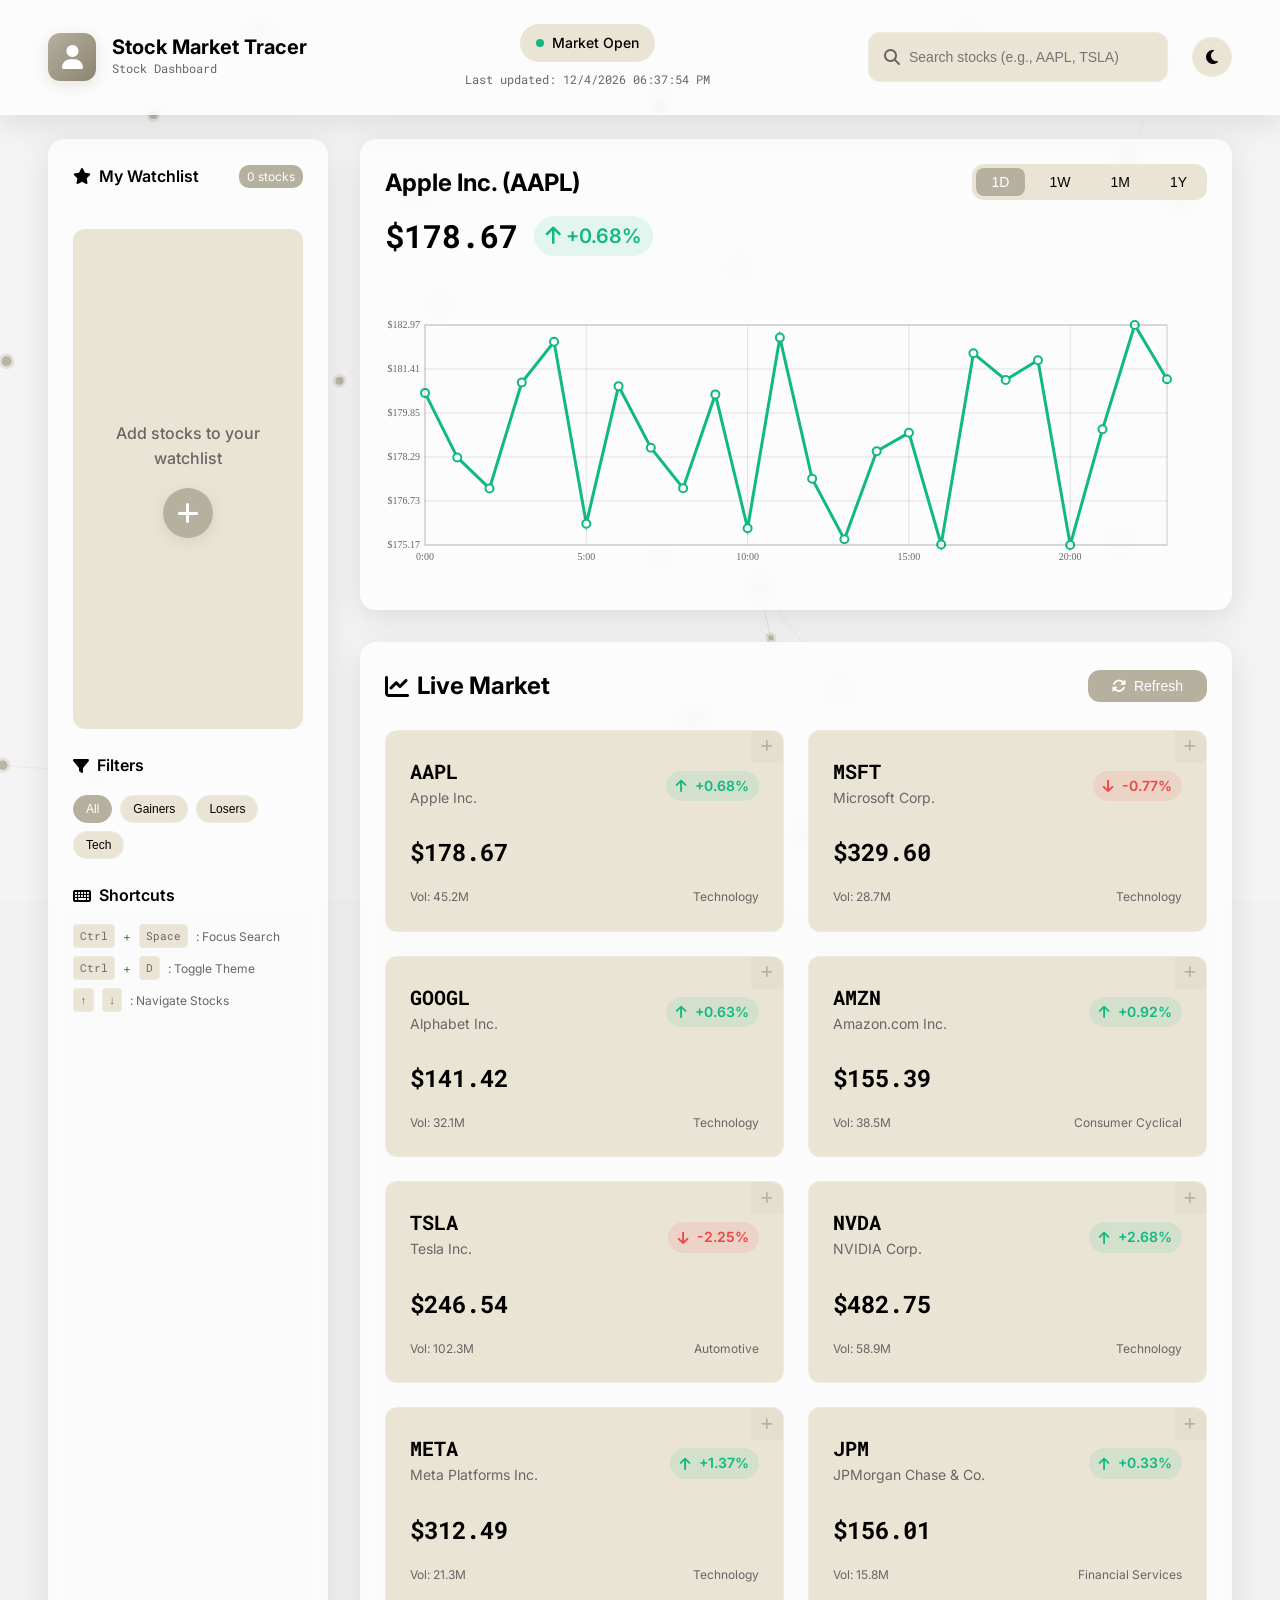
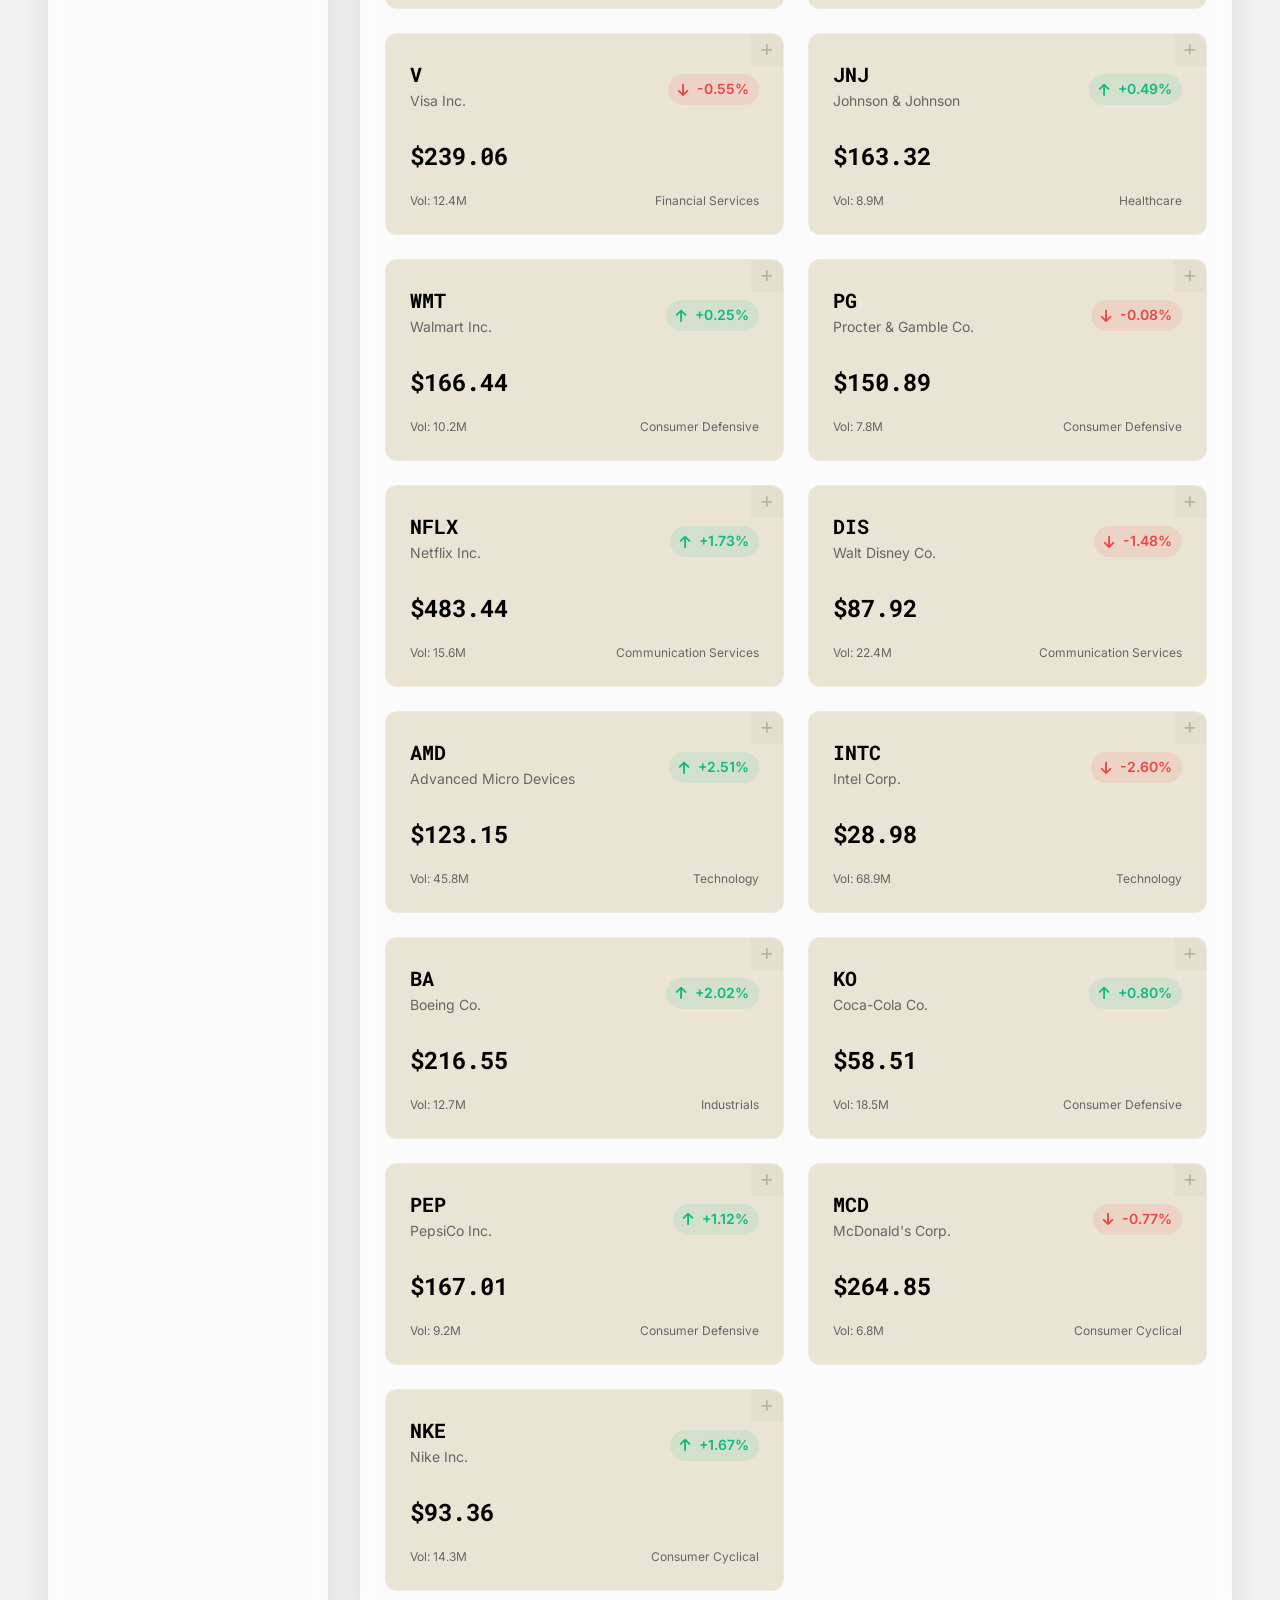
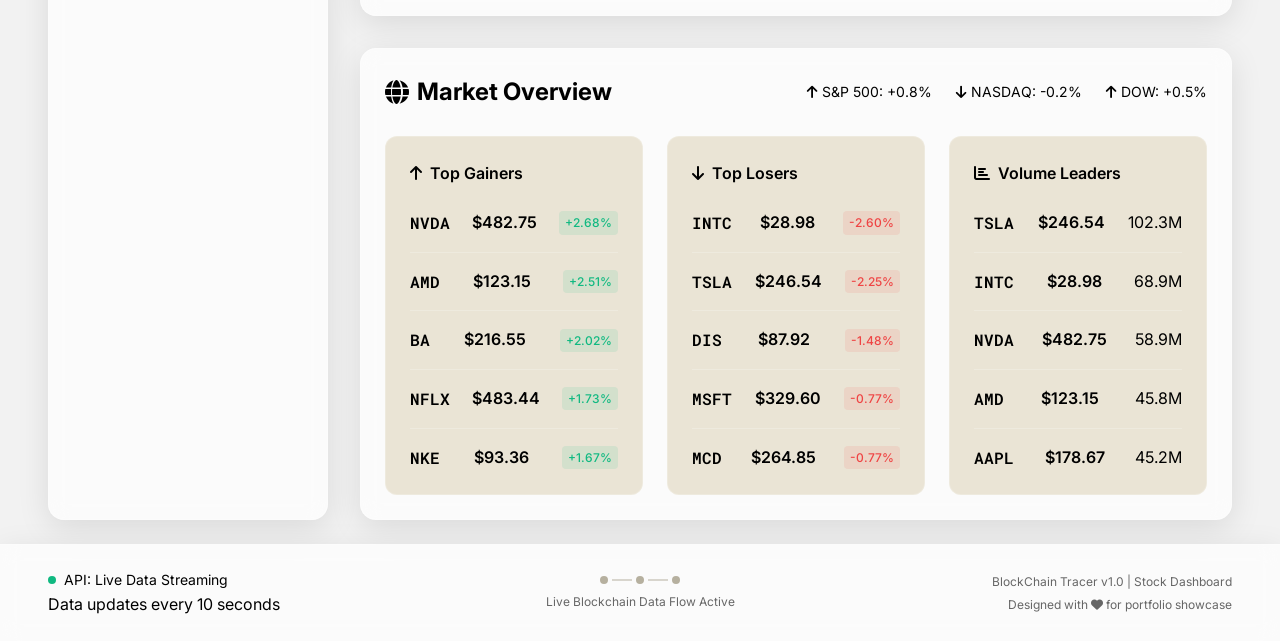
<file: stock/index.html>
<!DOCTYPE html>
<html lang="en">
<head>
    <meta charset="UTF-8">
    <meta name="viewport" content="width=device-width, initial-scale=1.0">
    <title>Stock Market Tracer | Futuristic Stock Dashboard</title>
    <link rel="stylesheet" href="style.css">
    <link rel="stylesheet" href="https://cdnjs.cloudflare.com/ajax/libs/font-awesome/6.4.0/css/all.min.css">
    <link href="https://fonts.googleapis.com/css2?family=Inter:wght@300;400;500;600;700&family=Roboto+Mono:wght@300;400;500&display=swap" rel="stylesheet">
    <link rel="icon" type="image/x-icon" href="data:image/svg+xml,<svg xmlns=%22http://www.w3.org/2000/svg%22 viewBox=%220 0 100 100%22><text y=%22.9em%22 font-size=%2290%22>📈</text></svg>">
</head>
<body>
    <!-- Animated Blockchain Network Background -->
    <div class="blockchain-network">
        <canvas id="network-canvas"></canvas>
    </div>
    
    <!-- Main Container -->
    <div class="container">
        <!-- Header -->
        <header class="header">
            <div class="logo">
                <div class="logo-icon">
                    <i class="fas fa-user"></i>
                </div>
                <div class="logo-text">
                    <h1>Stock Market Tracer</h1>
                    <p> Stock Dashboard</p>
                </div>
            </div>
            
            <div class="market-status">
                <div class="status-indicator active" id="market-status">
                    <span class="status-dot"></span>
                    <span class="status-text">Market Open</span>
                </div>
                <div class="last-updated" id="last-updated">
                    Last updated: <span>--:--:--</span>
                </div>
            </div>
            
            <div class="search-container">
                <div class="search-bar">
                    <i class="fas fa-search"></i>
                    <input type="text" id="stock-search" placeholder="Search stocks (e.g., AAPL, TSLA)">
                    <div class="search-autocomplete" id="autocomplete-results"></div>
                </div>
                <button class="theme-toggle" id="theme-toggle">
                    <i class="fas fa-moon"></i>
                </button>
            </div>
        </header>
        
        <!-- Main Content -->
        <div class="main-content">
            <!-- Sidebar -->
            <aside class="sidebar">
                <div class="sidebar-header">
                    <h2><i class="fas fa-star"></i> My Watchlist</h2>
                    <span class="watchlist-count" id="watchlist-count">0 stocks</span>
                </div>
                
                <div class="watchlist-container" id="watchlist-container">
                    <div class="empty-watchlist" id="empty-watchlist-btn">
                        <p>Add stocks to your watchlist</p>
                        <button class="plus-button">
                            <i class="fas fa-plus"></i>
                        </button>
                    </div>
                </div>
                
                <div class="filters">
                    <h3><i class="fas fa-filter"></i> Filters</h3>
                    <div class="filter-options">
                        <button class="filter-btn active" data-filter="all">All</button>
                        <button class="filter-btn" data-filter="gainers">Gainers</button>
                        <button class="filter-btn" data-filter="losers">Losers</button>
                        <button class="filter-btn" data-filter="tech">Tech</button>
                    </div>
                </div>
                
                <div class="keyboard-shortcuts">
                    <h3><i class="fas fa-keyboard"></i> Shortcuts</h3>
                    <ul>
                        <li><kbd>Ctrl</kbd> + <kbd>Space</kbd> : Focus Search</li>
                        <li><kbd>Ctrl</kbd> + <kbd>D</kbd> : Toggle Theme</li>
                        <li><kbd>↑</kbd> <kbd>↓</kbd> : Navigate Stocks</li>
                    </ul>
                </div>
            </aside>
            
            <!-- Main Dashboard -->
            <main class="dashboard">
                <!-- Chart Section -->
                <section class="chart-section">
                    <div class="chart-header">
                        <div class="chart-title">
                            <h2 id="selected-stock-name">Apple Inc. (AAPL)</h2>
                            <div class="stock-price-change">
                                <span class="price" id="selected-stock-price">$178.72</span>
                                <span class="change positive" id="selected-stock-change">+1.24%</span>
                            </div>
                        </div>
                        
                        <div class="timeframe-selector">
                            <button class="timeframe-btn active" data-timeframe="1D">1D</button>
                            <button class="timeframe-btn" data-timeframe="1W">1W</button>
                            <button class="timeframe-btn" data-timeframe="1M">1M</button>
                            <button class="timeframe-btn" data-timeframe="1Y">1Y</button>
                        </div>
                    </div>
                    
                    <div class="chart-container">
                        <canvas id="stock-chart"></canvas>
                        <div class="chart-tooltip" id="chart-tooltip"></div>
                    </div>
                </section>
                
                <!-- Stock Cards Grid -->
                <section class="stocks-grid" id="live-market">
                    <div class="section-header">
                        <h2><i class="fas fa-chart-line"></i> Live Market</h2>
                        <button class="refresh-btn" id="refresh-data">
                            <i class="fas fa-sync-alt"></i> Refresh
                        </button>
                    </div>
                    
                    <div class="stocks-container" id="stocks-container">
                        <!-- Stock cards will be dynamically generated here -->
                    </div>
                </section>
                
                <!-- Market Overview -->
                <section class="market-overview">
                    <div class="overview-header">
                        <h2><i class="fas fa-globe"></i> Market Overview</h2>
                        <div class="market-indices">
                            <span class="market-index"><i class="fas fa-arrow-up"></i> S&P 500: +0.8%</span>
                            <span class="market-index"><i class="fas fa-arrow-down"></i> NASDAQ: -0.2%</span>
                            <span class="market-index"><i class="fas fa-arrow-up"></i> DOW: +0.5%</span>
                        </div>
                    </div>
                    
                    <div class="overview-cards">
                        <div class="overview-card gainers">
                            <h3><i class="fas fa-arrow-up"></i> Top Gainers</h3>
                            <div class="overview-list" id="top-gainers">
                                <!-- Top gainers will be populated here -->
                            </div>
                        </div>
                        
                        <div class="overview-card losers">
                            <h3><i class="fas fa-arrow-down"></i> Top Losers</h3>
                            <div class="overview-list" id="top-losers">
                                <!-- Top losers will be populated here -->
                            </div>
                        </div>
                        
                        <div class="overview-card volume">
                            <h3><i class="fas fa-chart-bar"></i> Volume Leaders</h3>
                            <div class="overview-list" id="volume-leaders">
                                <!-- Volume leaders will be populated here -->
                            </div>
                        </div>
                    </div>
                </section>
            </main>
        </div>
        
        <!-- Footer -->
        <footer class="footer">
            <div class="footer-left">
                <div class="api-status">
                    <span class="status-dot active"></span>
                    <span>API: <span id="api-status-text">Connected</span></span>
                </div>
                <div class="footer-timestamp">
                    Data updates every <span id="update-frequency">10</span> seconds
                </div>
            </div>
            
            <div class="footer-center">
                <div class="data-flow">
                    <div class="flow-node"></div>
                    <div class="flow-line"></div>
                    <div class="flow-node"></div>
                    <div class="flow-line"></div>
                    <div class="flow-node"></div>
                </div>
                <p>Live Blockchain Data Flow Active</p>
            </div>
            
            <div class="footer-right">
                <p>BlockChain Tracer v1.0 | Stock Dashboard</p>
                <p class="footer-credits">Designed with <i class="fas fa-heart"></i> for portfolio showcase</p>
            </div>
        </footer>
    </div>
    
    <!-- Ripple Effect Container -->
    <div id="ripple-container"></div>

    <!-- Notification Container -->
    <div id="notification-container"></div>

    <script src="app.js"></script>
</body>
</html>
</file>
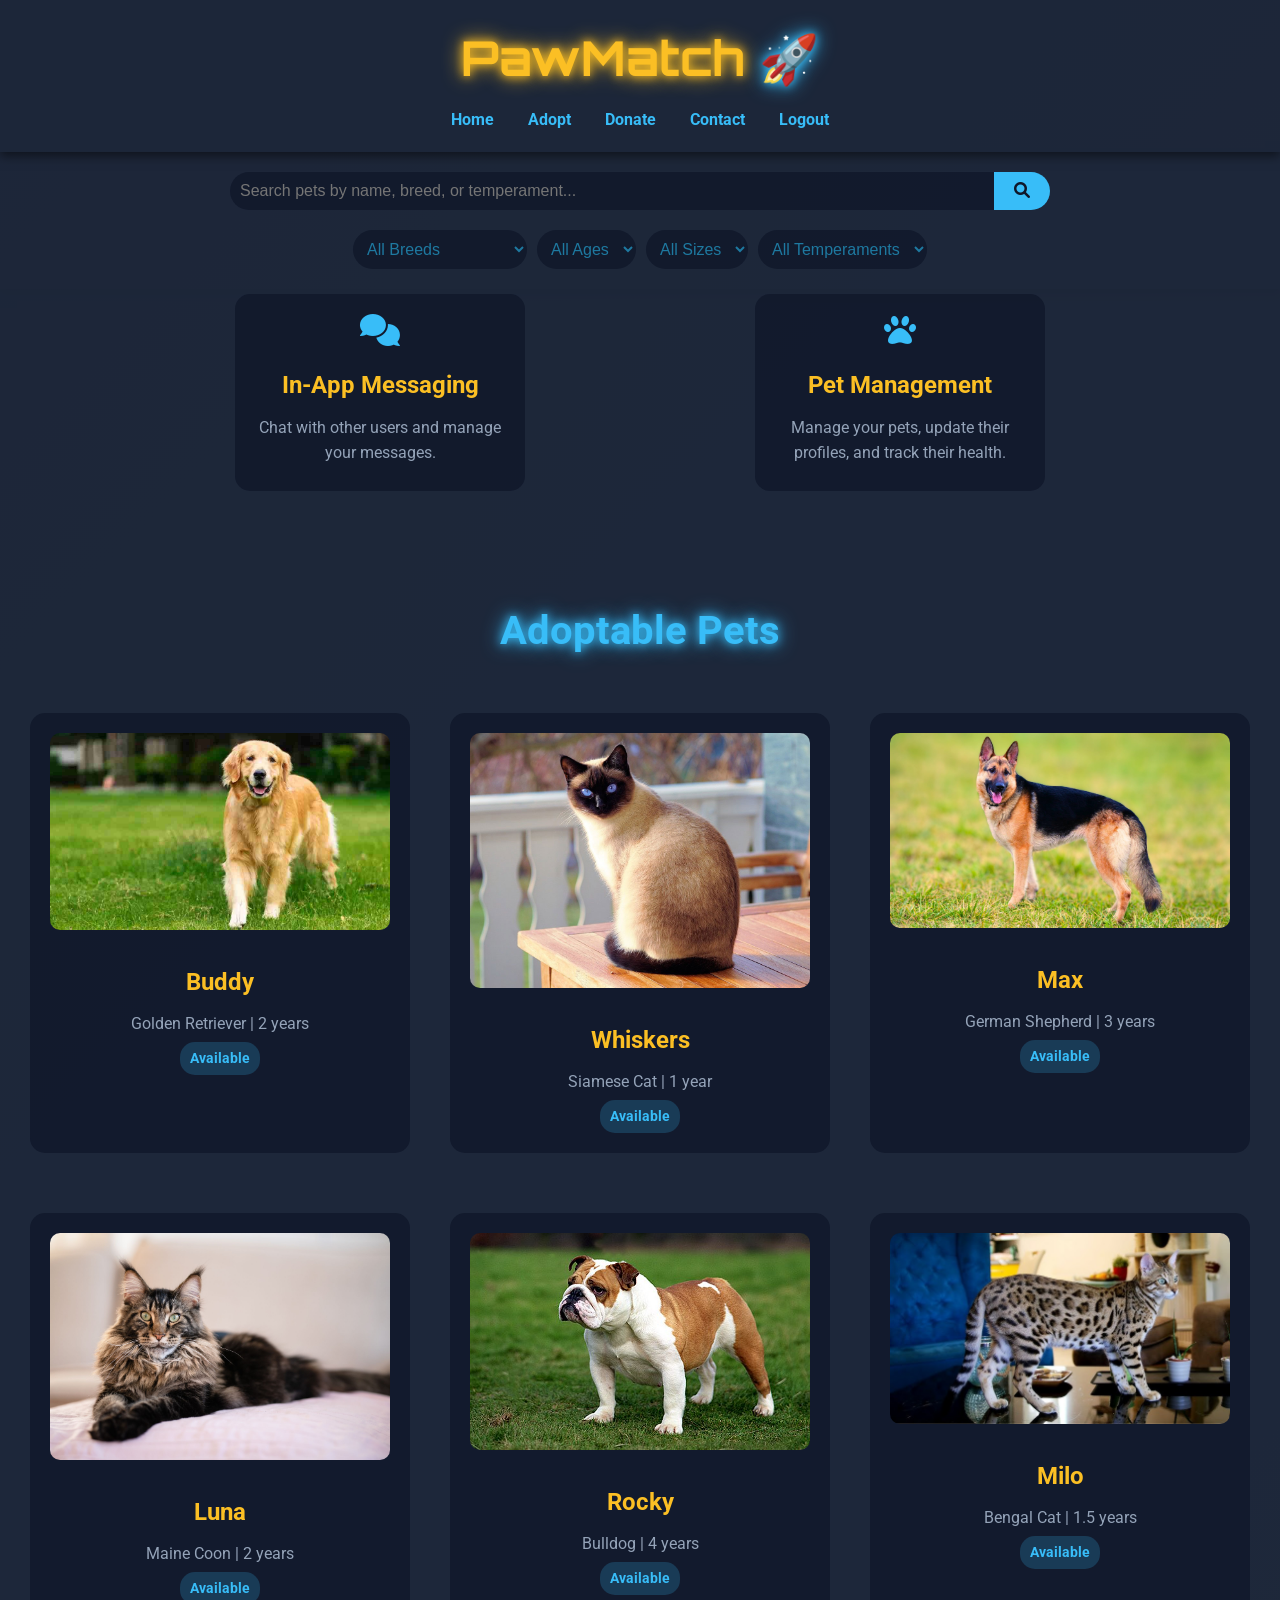
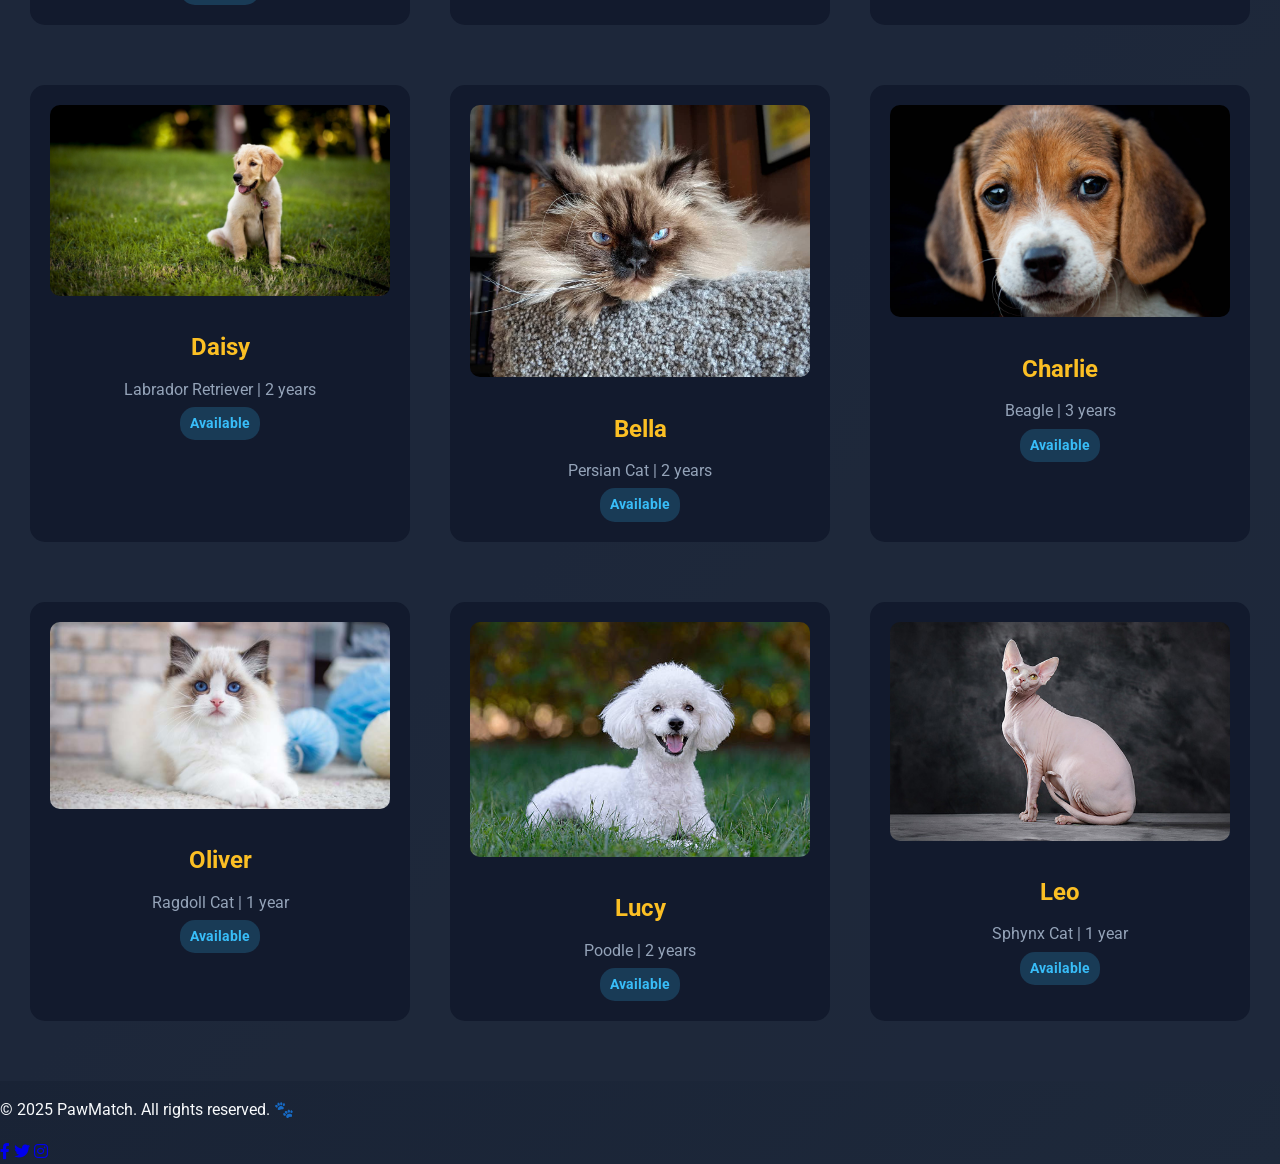
<file: pawmatch/adopt.html>
<!DOCTYPE html>
<html lang="en">
<head>
    <meta charset="UTF-8">
    <meta name="viewport" content="width=device-width, initial-scale=1.0">
    <title>Dashboard - PawMatch</title>
    <link rel="stylesheet" href="styles.css">
    <!-- Add futuristic fonts -->
    <link href="https://fonts.googleapis.com/css2?family=Orbitron:wght@400;700&family=Roboto:wght@300;400;500&display=swap" rel="stylesheet">
    <!-- Add FontAwesome for icons -->
    <link rel="stylesheet" href="https://cdnjs.cloudflare.com/ajax/libs/font-awesome/6.0.0-beta3/css/all.min.css">
</head>
<body>
    <header>
        <h1><span class="futuristic-text">PawMatch</span> 🚀</h1>
        <nav>
            <ul>
                <li><a href="dashboard.html">Home</a></li>
                <li><a href="adopt.html">Adopt</a></li>
                <li><a href="donate.html">Donate</a></li>
                <li><a href="contact.html">Contact</a></li>
                <li><a href="logout.html">Logout</a></li>
            </ul>
        </nav>
    </header>

    <main>
 <!-- Search and Filters Section -->
 <section id="search-filters">
    <div class="search-bar">
        <input type="text" id="search-input" placeholder="Search pets by name, breed, or temperament...">
        <button id="search-button"><i class="fas fa-search"></i></button>
    </div>
    <div class="filters">
        <select id="breed-filter">
            <option value="">All Breeds</option>
            <option value="Golden Retriever">Golden Retriever</option>
            <option value="Siamese Cat">Siamese Cat</option>
            <option value="German Shepherd">German Shepherd</option>
            <option value="Maine Coon">Maine Coon</option>
            <option value="Bulldog">Bulldog</option>
            <option value="Bengal Cat">Bengal Cat</option>
            <option value="Labrador Retriever">Labrador Retriever</option>
            <option value="Persian Cat">Persian Cat</option>
            <option value="Beagle">Beagle</option>
            <option value="Ragdoll Cat">Ragdoll Cat</option>
            <option value="Poodle">Poodle</option>
            <option value="Sphynx Cat">Sphynx Cat</option>
        </select>
        <select id="age-filter">
            <option value="">All Ages</option>
            <option value="1">1 year</option>
            <option value="2">2 years</option>
            <option value="3">3 years</option>
            <option value="4">4 years</option>
        </select>
        <select id="size-filter">
            <option value="">All Sizes</option>
            <option value="Small">Small</option>
            <option value="Medium">Medium</option>
            <option value="Large">Large</option>
        </select>
        <select id="temperament-filter">
            <option value="">All Temperaments</option>
            <option value="Friendly">Friendly</option>
            <option value="Playful">Playful</option>
            <option value="Curious">Curious</option>
            <option value="Affectionate">Affectionate</option>
            <option value="Loyal">Loyal</option>
        </select>
    </div>
</section>

        <!-- Feature Section -->
        <section id="features">
            <div class="feature-grid">
                <div class="feature-card" onclick="window.location.href='messaging.html'">
                    <i class="fas fa-comments"></i>
                    <h3>In-App Messaging</h3>
                    <p>Chat with other users and manage your messages.</p>
                </div>
                <div class="feature-card" onclick="window.location.href='petmanagement.html'">
                    <i class="fas fa-paw"></i>
                    <h3>Pet Management</h3>
                    <p>Manage your pets, update their profiles, and track their health.</p>
                </div>
            </div>
        </section>

<!-- Dashboard Content -->
<section id="dashboard">
    <div class="pet-grid">
        <!-- Pet Cards will be dynamically populated here -->
    </div>
</section>
        <!-- Dashboard Content -->
        <section id="dashboard">
            <h2>Adoptable Pets</h2>
            <!-- Layer 1 -->
            <div class="pet-layer">
                <div class="pet-card" onclick="openModal('modal1')">
                    <img src="images/dog1.jpg" alt="Buddy">
                    <h3>Buddy</h3>
                    <p>Golden Retriever | 2 years</p>
                    <span class="status available">Available</span>
                </div>
                <div class="pet-card" onclick="openModal('modal2')">
                    <img src="images/cat1.jpg" alt="Whiskers">
                    <h3>Whiskers</h3>
                    <p>Siamese Cat | 1 year</p>
                    <span class="status available">Available</span>
                </div>
                <div class="pet-card" onclick="openModal('modal3')">
                    <img src="images/dog2.jpg" alt="Max">
                    <h3>Max</h3>
                    <p>German Shepherd | 3 years</p>
                    <span class="status available">Available</span>
                </div>
            </div>

            <!-- Layer 2 -->
            <div class="pet-layer">
                <div class="pet-card" onclick="openModal('modal4')">
                    <img src="images/cat2.jpg" alt="Luna">
                    <h3>Luna</h3>
                    <p>Maine Coon | 2 years</p>
                    <span class="status available">Available</span>
                </div>
                <div class="pet-card" onclick="openModal('modal5')">
                    <img src="images/dog3.jpg" alt="Rocky">
                    <h3>Rocky</h3>
                    <p>Bulldog | 4 years</p>
                    <span class="status available">Available</span>
                </div>
                <div class="pet-card" onclick="openModal('modal6')">
                    <img src="images/cat3.jpg" alt="Milo">
                    <h3>Milo</h3>
                    <p>Bengal Cat | 1.5 years</p>
                    <span class="status available">Available</span>
                </div>
            </div>

            <!-- Layer 3 -->
            <div class="pet-layer">
                <div class="pet-card" onclick="openModal('modal7')">
                    <img src="images/dog4.jpg" alt="Daisy">
                    <h3>Daisy</h3>
                    <p>Labrador Retriever | 2 years</p>
                    <span class="status available">Available</span>
                </div>
                <div class="pet-card" onclick="openModal('modal8')">
                    <img src="images/cat4.jpg" alt="Bella">
                    <h3>Bella</h3>
                    <p>Persian Cat | 2 years</p>
                    <span class="status available">Available</span>
                </div>
                <div class="pet-card" onclick="openModal('modal9')">
                    <img src="images/dog5.jpg" alt="Charlie">
                    <h3>Charlie</h3>
                    <p>Beagle | 3 years</p>
                    <span class="status available">Available</span>
                </div>
            </div>

            <!-- Layer 4 -->
            <div class="pet-layer">
                <div class="pet-card" onclick="openModal('modal10')">
                    <img src="images/cat5.jpg" alt="Oliver">
                    <h3>Oliver</h3>
                    <p>Ragdoll Cat | 1 year</p>
                    <span class="status available">Available</span>
                </div>
                <div class="pet-card" onclick="openModal('modal11')">
                    <img src="images/dog6.jpg" alt="Lucy">
                    <h3>Lucy</h3>
                    <p>Poodle | 2 years</p>
                    <span class="status available">Available</span>
                </div>
                <div class="pet-card" onclick="openModal('modal12')">
                    <img src="images/cat6.jpg" alt="Leo">
                    <h3>Leo</h3>
                    <p>Sphynx Cat | 1 year</p>
                    <span class="status available">Available</span>
                </div>
            </div>
        </section>
    </main>

    <!-- Pet Modals -->
    <div id="modal1" class="modal">
        <div class="modal-content">
            <span class="close" onclick="closeModal('modal1')">&times;</span>
            <img src="images/dog1.jpg" alt="Buddy">
            <h2>Buddy</h2>
            <p><strong>Breed:</strong> Golden Retriever</p>
            <p><strong>Age:</strong> 2 years</p>
            <p><strong>Temperament:</strong> Friendly, playful, and great with kids.</p>
            <p><strong>Adoption Status:</strong> <span class="status available">Available</span></p>
            <button onclick="window.location.href='contract.html?pet=Buddy'">Adopt Me!</button>
        </div>
    </div>

    <!-- Repeat modals for all 12 pets (modal2 to modal12) -->
    <!-- Example for modal2 -->
    <div id="modal2" class="modal">
        <div class="modal-content">
            <span class="close" onclick="closeModal('modal2')">&times;</span>
            <img src="images/cat1.jpg" alt="Whiskers">
            <h2>Whiskers</h2>
            <p><strong>Breed:</strong> Siamese Cat</p>
            <p><strong>Age:</strong> 1 year</p>
            <p><strong>Temperament:</strong> Curious, affectionate, and loves to cuddle.</p>
            <p><strong>Adoption Status:</strong> <span class="status available">Available</span></p>
            <button onclick="window.location.href='contract.html?pet=Buddy'">Adopt Me!</button>
        </div>
    </div>

    <div id="modal3" class="modal">
        <div class="modal-content">
            <span class="close" onclick="closeModal('modal3')">&times;</span>
            <img src="images/dog2.jpg" alt="Max">
            <h2>Max</h2>
            <p><strong>Breed:</strong> German Shepherd</p>
            <p><strong>Age:</strong> 3 years</p>
            <p><strong>Temperament:</strong> Loyal, protective, and highly trainable.</p>
            <p><strong>Adoption Status:</strong> <span class="status available">Available</span></p>
            <button onclick="window.location.href='contract.html?pet=Buddy'">Adopt Me!</button>
        </div>
    </div>

    <div id="modal4" class="modal">
        <div class="modal-content">
            <span class="close" onclick="closeModal('modal4')">&times;</span>
            <img src="images/cat2.jpg" alt="Max">
            <h2>Max</h2>
            <p><strong>Breed:</strong> German Shepherd</p>
            <p><strong>Age:</strong> 3 years</p>
            <p><strong>Temperament:</strong> Loyal, protective, and highly trainable.</p>
            <p><strong>Adoption Status:</strong> <span class="status available">Available</span></p>
            <button onclick="window.location.href='contract.html?pet=Buddy'">Adopt Me!</button>
        </div>
    </div>

    <div id="modal5" class="modal">
        <div class="modal-content">
            <span class="close" onclick="closeModal('modal5')">&times;</span>
            <img src="images/dog3.jpg" alt="Max">
            <h2>Max</h2>
            <p><strong>Breed:</strong> German Shepherd</p>
            <p><strong>Age:</strong> 3 years</p>
            <p><strong>Temperament:</strong> Loyal, protective, and highly trainable.</p>
            <p><strong>Adoption Status:</strong> <span class="status available">Available</span></p>
            <button onclick="window.location.href='contract.html?pet=Buddy'">Adopt Me!</button>
        </div>
    </div>

    <div id="modal6" class="modal">
        <div class="modal-content">
            <span class="close" onclick="closeModal('modal6')">&times;</span>
            <img src="images/cat3.jpg" alt="Max">
            <h2>Max</h2>
            <p><strong>Breed:</strong> German Shepherd</p>
            <p><strong>Age:</strong> 3 years</p>
            <p><strong>Temperament:</strong> Loyal, protective, and highly trainable.</p>
            <p><strong>Adoption Status:</strong> <span class="status available">Available</span></p>
            <button onclick="window.location.href='contract.html?pet=Buddy'">Adopt Me!</button>
        </div>
    </div>

    <div id="modal7" class="modal">
        <div class="modal-content">
            <span class="close" onclick="closeModal('modal7')">&times;</span>
            <img src="images/dog4.jpg" alt="Max">
            <h2>Max</h2>
            <p><strong>Breed:</strong> German Shepherd</p>
            <p><strong>Age:</strong> 3 years</p>
            <p><strong>Temperament:</strong> Loyal, protective, and highly trainable.</p>
            <p><strong>Adoption Status:</strong> <span class="status available">Available</span></p>
            <button onclick="window.location.href='contract.html?pet=Buddy'">Adopt Me!</button>
        </div>
    </div>

    <div id="modal8" class="modal">
        <div class="modal-content">
            <span class="close" onclick="closeModal('modal8')">&times;</span>
            <img src="images/cat4.jpg" alt="Max">
            <h2>Max</h2>
            <p><strong>Breed:</strong> German Shepherd</p>
            <p><strong>Age:</strong> 3 years</p>
            <p><strong>Temperament:</strong> Loyal, protective, and highly trainable.</p>
            <p><strong>Adoption Status:</strong> <span class="status available">Available</span></p>
            <button onclick="window.location.href='contract.html?pet=Buddy'">Adopt Me!</button>
        </div>
    </div>

    <div id="modal9" class="modal">
        <div class="modal-content">
            <span class="close" onclick="closeModal('modal9')">&times;</span>
            <img src="images/dog5.jpg" alt="Max">
            <h2>Max</h2>
            <p><strong>Breed:</strong> German Shepherd</p>
            <p><strong>Age:</strong> 3 years</p>
            <p><strong>Temperament:</strong> Loyal, protective, and highly trainable.</p>
            <p><strong>Adoption Status:</strong> <span class="status available">Available</span></p>
            <button onclick="window.location.href='contract.html?pet=Buddy'">Adopt Me!</button>
        </div>
    </div>

    <div id="modal10" class="modal">
        <div class="modal-content">
            <span class="close" onclick="closeModal('modal10')">&times;</span>
            <img src="images/cat5.jpg" alt="Max">
            <h2>Max</h2>
            <p><strong>Breed:</strong> German Shepherd</p>
            <p><strong>Age:</strong> 3 years</p>
            <p><strong>Temperament:</strong> Loyal, protective, and highly trainable.</p>
            <p><strong>Adoption Status:</strong> <span class="status available">Available</span></p>
            <button onclick="window.location.href='contract.html?pet=Buddy'">Adopt Me!</button>
        </div>
    </div>

    <div id="modal11" class="modal">
        <div class="modal-content">
            <span class="close" onclick="closeModal('modal11')">&times;</span>
            <img src="images/dog6.jpg" alt="Max">
            <h2>Max</h2>
            <p><strong>Breed:</strong> German Shepherd</p>
            <p><strong>Age:</strong> 3 years</p>
            <p><strong>Temperament:</strong> Loyal, protective, and highly trainable.</p>
            <p><strong>Adoption Status:</strong> <span class="status available">Available</span></p>
            <button onclick="window.location.href='contract.html?pet=Buddy'">Adopt Me!</button>
        </div>
    </div>

    <div id="modal12" class="modal">
        <div class="modal-content">
            <span class="close" onclick="closeModal('modal12')">&times;</span>
            <img src="images/cat6.jpg" alt="Max">
            <h2>Max</h2>
            <p><strong>Breed:</strong> German Shepherd</p>
            <p><strong>Age:</strong> 3 years</p>
            <p><strong>Temperament:</strong> Loyal, protective, and highly trainable.</p>
            <p><strong>Adoption Status:</strong> <span class="status available">Available</span></p>
            <button onclick="window.location.href='contract.html?pet=Buddy'">Adopt Me!</button>
        </div>
    </div>

    <footer>
        <p>&copy; 2025 PawMatch. All rights reserved. 🐾</p>
        <div class="social-links">
            <a href="#"><i class="fab fa-facebook-f"></i></a>
            <a href="#"><i class="fab fa-twitter"></i></a>
            <a href="#"><i class="fab fa-instagram"></i></a>
        </div>
    </footer>

    <script src="app.js"></script>
</body>
</html>
</file>
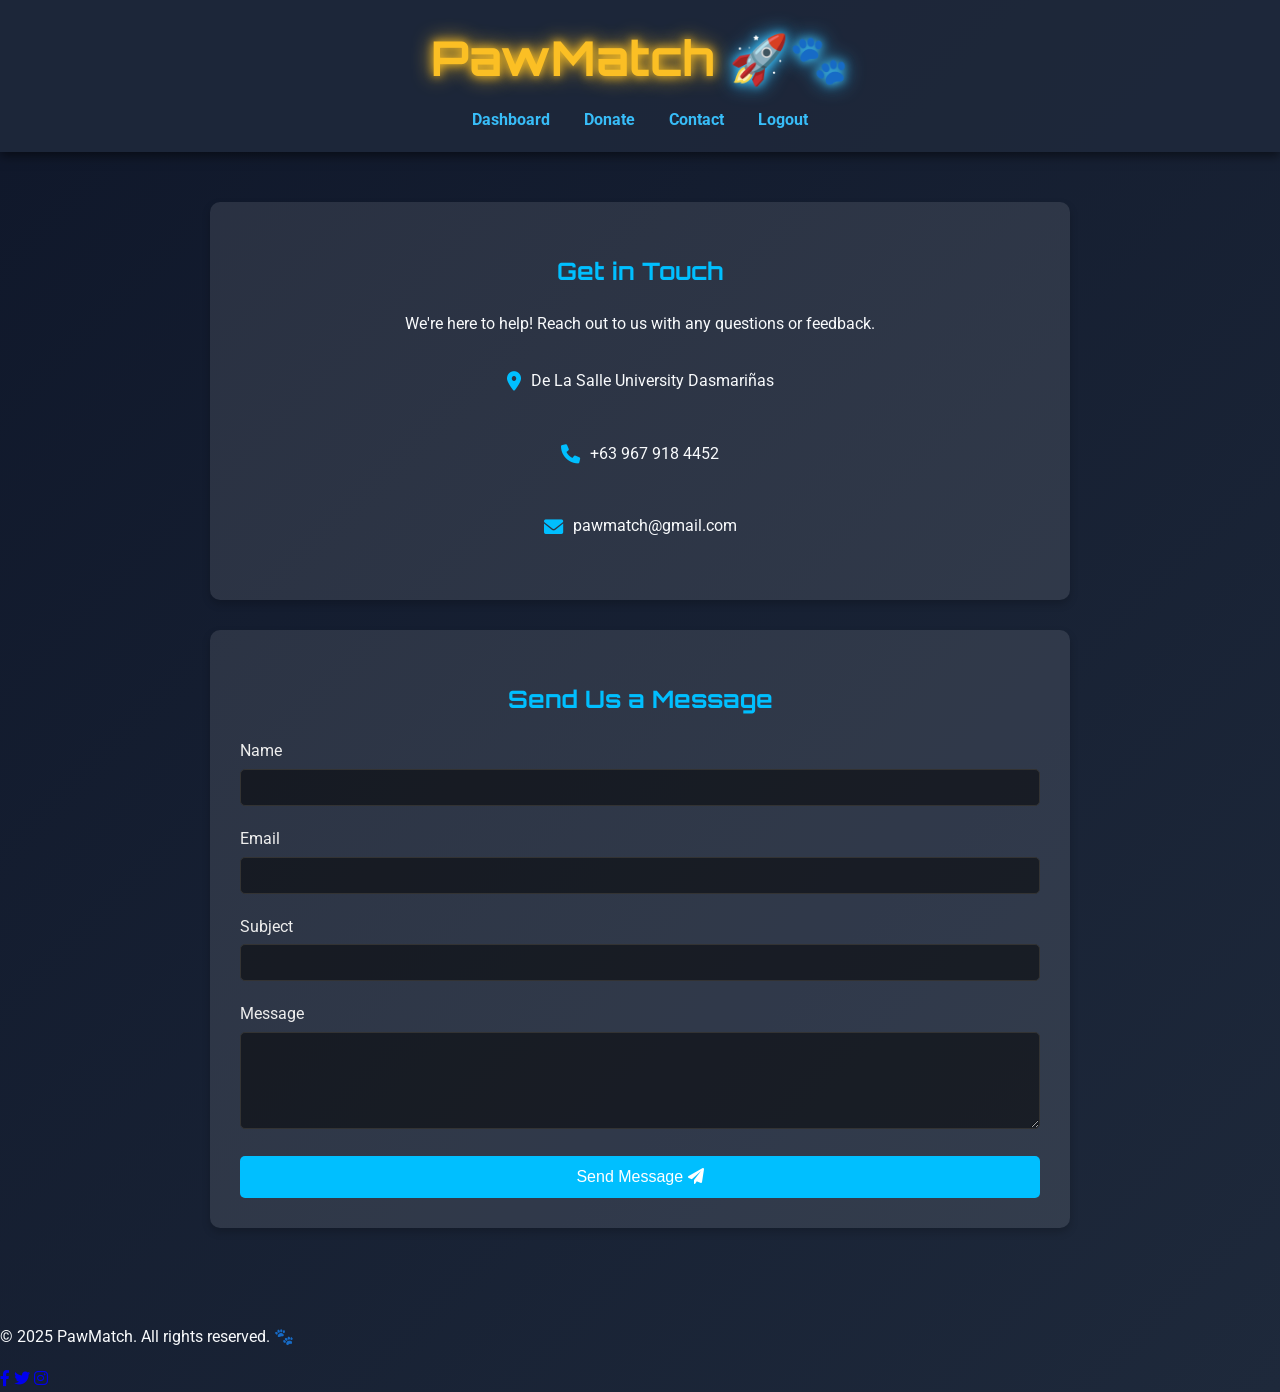
<file: pawmatch/contact.html>
<!DOCTYPE html>
<html lang="en">
<head>
    <meta charset="UTF-8">
    <meta name="viewport" content="width=device-width, initial-scale=1.0">
    <title>Contact Us - PawMatch</title>
    <link rel="stylesheet" href="styles.css">
    <link href="https://fonts.googleapis.com/css2?family=Orbitron:wght@400;700&family=Roboto:wght@300;400;500&display=swap" rel="stylesheet">
    <link rel="stylesheet" href="https://cdnjs.cloudflare.com/ajax/libs/font-awesome/6.0.0-beta3/css/all.min.css">
    <style>
        /* Contact Page Specific Styles */
        #contact-page,
        #contact-info,
        #contact-form,
        .contact-details,
        .form-group,
        .submit-button {
            text-align: center;
        }

        #contact-page {
            display: flex;
            flex-direction: column;
            align-items: center;
            padding: 50px 20px;
        }

        #contact-info, #contact-form {
            width: 80%;
            max-width: 800px;
            margin-bottom: 30px;
            padding: 30px;
            background-color: rgba(255, 255, 255, 0.1);
            border-radius: 10px;
            box-shadow: 0 4px 8px rgba(0, 0, 0, 0.2);
        }

        #contact-info h2, #contact-form h2 {
            font-family: 'Orbitron', sans-serif;
            color: #00bfff;
            margin-bottom: 20px;
        }

        .contact-details {
            display: flex;
            flex-direction: column;
            align-items: center;
        }

        .contact-item {
            display: flex;
            align-items: center;
            margin-bottom: 15px;
        }

        .contact-item i {
            margin-right: 10px;
            color: #00bfff;
            font-size: 1.2em;
        }

        #contact-form form {
            display: flex;
            flex-direction: column;
            align-items: stretch;
        }

        .form-group {
            margin-bottom: 20px;
            text-align: left; /* Override for labels */
        }

        .form-group label {
            display: block;
            margin-bottom: 5px;
            color: #eee;
        }

        .form-group input, .form-group textarea {
            width: 100%;
            padding: 10px;
            border: 1px solid #333;
            background-color: rgba(0, 0, 0, 0.5);
            color: #eee;
            border-radius: 5px;
            box-sizing: border-box;
        }

        .form-group textarea {
            resize: vertical;
        }

        .submit-button {
            background-color: #00bfff;
            color: #fff;
            padding: 12px 20px;
            border: none;
            border-radius: 5px;
            cursor: pointer;
            font-size: 1em;
            transition: background-color 0.3s;
        }

        .submit-button:hover {
            background-color: #0099cc;
        }

        /* Responsive adjustments */
        @media (max-width: 768px) {
            #contact-info, #contact-form {
                width: 95%;
            }
        }
    </style>
</head>
<body>
<header>
    <h1><span class="futuristic-text">PawMatch</span> 🚀🐾</h1>
    <nav>
        <ul>
            <li><a href="dashboard.html">Dashboard</a></li>
            <li><a href="donate.html">Donate</a></li>
            <li><a href="contact.html">Contact</a></li>
            <li><a href="logout.html">Logout</a></li>
        </ul>
    </nav>
</header>

<main id="contact-page">
    <section id="contact-info">
        <h2>Get in Touch</h2>
        <p>We're here to help! Reach out to us with any questions or feedback.</p>
        <div class="contact-details">
            <div class="contact-item">
                <i class="fas fa-map-marker-alt"></i>
                <p>De La Salle University Dasmariñas</p>
            </div>
            <div class="contact-item">
                <i class="fas fa-phone"></i>
                <p>+63 967 918 4452</p>
            </div>
            <div class="contact-item">
                <i class="fas fa-envelope"></i>
                <p>pawmatch@gmail.com</p>
            </div>
        </div>
    </section>

    <section id="contact-form">
        <h2>Send Us a Message</h2>
        <form id="message-form">
            <div class="form-group">
                <label for="name">Name</label>
                <input type="text" id="name" name="name" required>
            </div>
            <div class="form-group">
                <label for="email">Email</label>
                <input type="email" id="email" name="email" required>
            </div>
            <div class="form-group">
                <label for="subject">Subject</label>
                <input type="text" id="subject" name="subject" required>
            </div>
            <div class="form-group">
                <label for="message">Message</label>
                <textarea id="message" name="message" rows="5" required></textarea>
            </div>
            <button type="submit" class="submit-button">Send Message <i class="fas fa-paper-plane"></i></button>
        </form>
    </section>
</main>

<footer>
    <p>&copy; 2025 PawMatch. All rights reserved. 🐾</p>
    <div class="social-links">
        <a href="#"><i class="fab fa-facebook-f"></i></a>
        <a href="#"><i class="fab fa-twitter"></i></a>
        <a href="#"><i class="fab fa-instagram"></i></a>
    </div>
</footer>

<script src="app.js"></script>
</body>
</html>
</file>
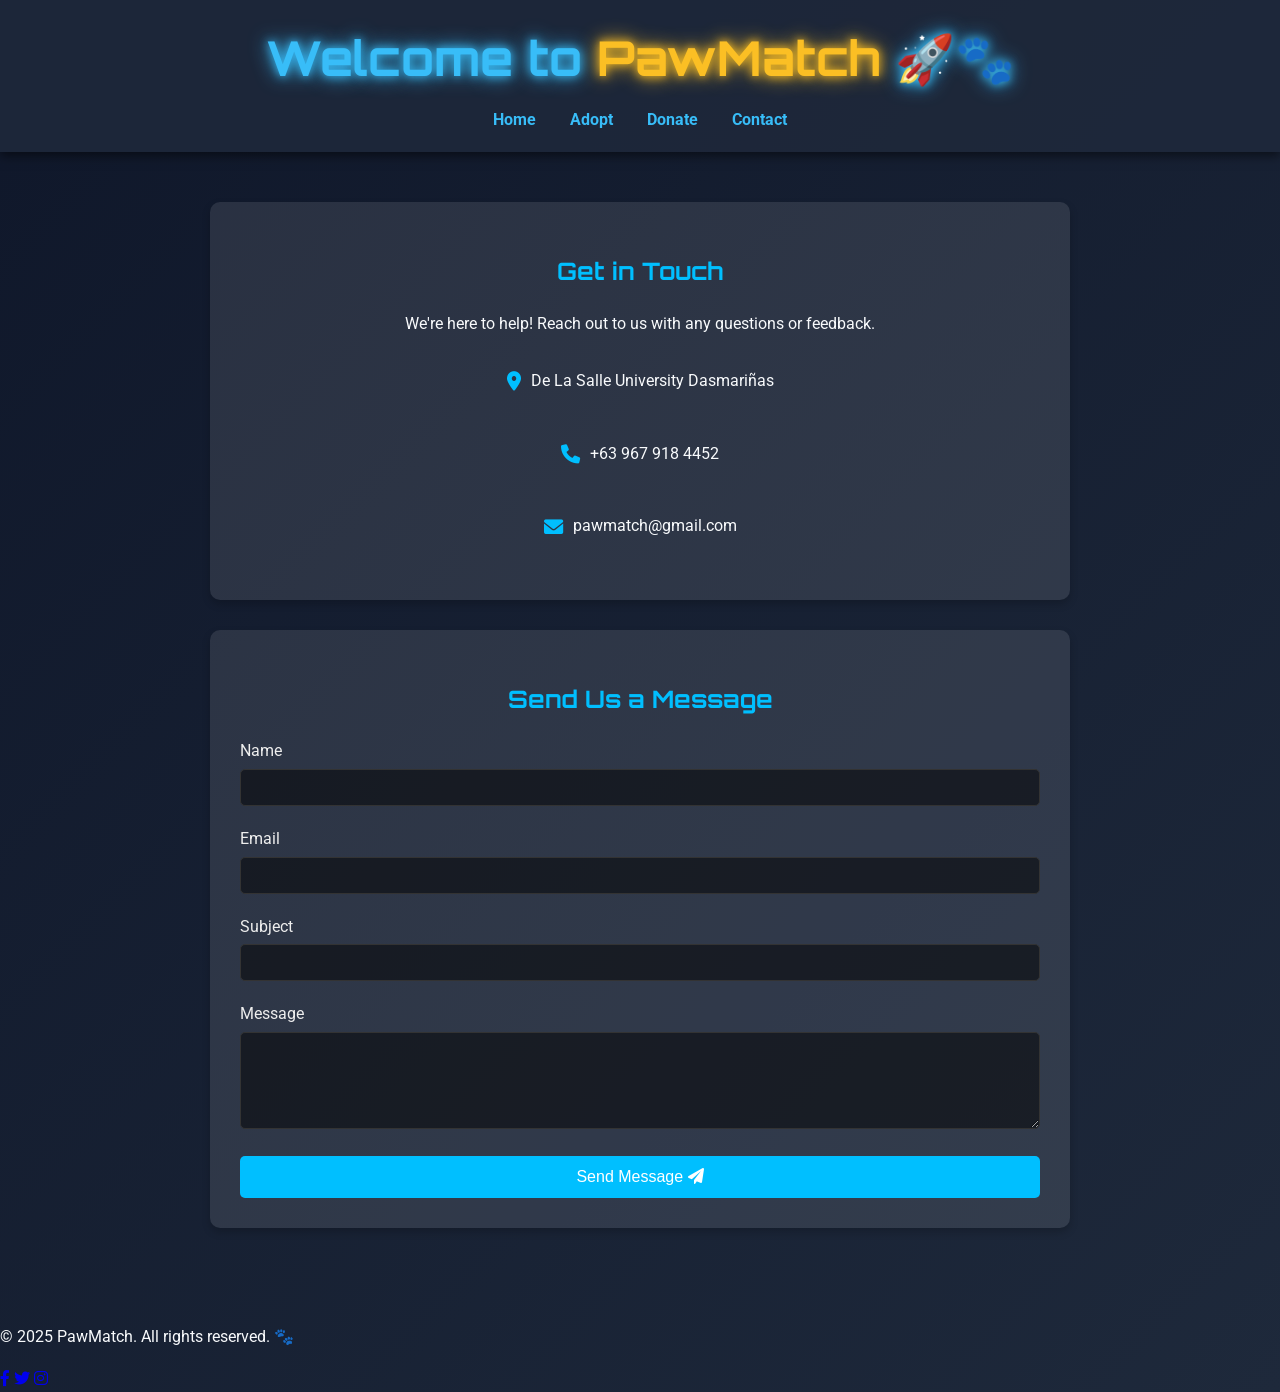
<file: pawmatch/contactlock.html>
<!DOCTYPE html>
<html lang="en">
<head>
    <meta charset="UTF-8">
    <meta name="viewport" content="width=device-width, initial-scale=1.0">
    <title>Contact Us - PawMatch</title>
    <link rel="stylesheet" href="styles.css">
    <link href="https://fonts.googleapis.com/css2?family=Orbitron:wght@400;700&family=Roboto:wght@300;400;500&display=swap" rel="stylesheet">
    <link rel="stylesheet" href="https://cdnjs.cloudflare.com/ajax/libs/font-awesome/6.0.0-beta3/css/all.min.css">
    <style>
        /* Contact Page Specific Styles */
        #contact-page,
        #contact-info,
        #contact-form,
        .contact-details,
        .form-group,
        .submit-button {
            text-align: center;
        }

        #contact-page {
            display: flex;
            flex-direction: column;
            align-items: center;
            padding: 50px 20px;
        }

        #contact-info, #contact-form {
            width: 80%;
            max-width: 800px;
            margin-bottom: 30px;
            padding: 30px;
            background-color: rgba(255, 255, 255, 0.1);
            border-radius: 10px;
            box-shadow: 0 4px 8px rgba(0, 0, 0, 0.2);
        }

        #contact-info h2, #contact-form h2 {
            font-family: 'Orbitron', sans-serif;
            color: #00bfff;
            margin-bottom: 20px;
        }

        .contact-details {
            display: flex;
            flex-direction: column;
            align-items: center;
        }

        .contact-item {
            display: flex;
            align-items: center;
            margin-bottom: 15px;
        }

        .contact-item i {
            margin-right: 10px;
            color: #00bfff;
            font-size: 1.2em;
        }

        #contact-form form {
            display: flex;
            flex-direction: column;
            align-items: stretch;
        }

        .form-group {
            margin-bottom: 20px;
            text-align: left; /* Override for labels */
        }

        .form-group label {
            display: block;
            margin-bottom: 5px;
            color: #eee;
        }

        .form-group input, .form-group textarea {
            width: 100%;
            padding: 10px;
            border: 1px solid #333;
            background-color: rgba(0, 0, 0, 0.5);
            color: #eee;
            border-radius: 5px;
            box-sizing: border-box;
        }

        .form-group textarea {
            resize: vertical;
        }

        .submit-button {
            background-color: #00bfff;
            color: #fff;
            padding: 12px 20px;
            border: none;
            border-radius: 5px;
            cursor: pointer;
            font-size: 1em;
            transition: background-color 0.3s;
        }

        .submit-button:hover {
            background-color: #0099cc;
        }

        /* Responsive adjustments */
        @media (max-width: 768px) {
            #contact-info, #contact-form {
                width: 95%;
            }
        }
    </style>
</head>
<body>
<header>
    <h1>Welcome to <span class="futuristic-text">PawMatch</span> 🚀🐾</h1>
    <nav>
        <ul>
            <li><a href="index.html">Home</a></li>
            <li><a href="login.html">Adopt</a></li>
            <li><a href="donatelock.html">Donate</a></li>
            <li><a href="contactlock.html">Contact</a></li>
        </ul>
    </nav>
</header>

<main id="contact-page">
    <section id="contact-info">
        <h2>Get in Touch</h2>
        <p>We're here to help! Reach out to us with any questions or feedback.</p>
        <div class="contact-details">
            <div class="contact-item">
                <i class="fas fa-map-marker-alt"></i>
                <p>De La Salle University Dasmariñas</p>
            </div>
            <div class="contact-item">
                <i class="fas fa-phone"></i>
                <p>+63 967 918 4452</p>
            </div>
            <div class="contact-item">
                <i class="fas fa-envelope"></i>
                <p>pawmatch@gmail.com</p>
            </div>
        </div>
    </section>

    <section id="contact-form">
        <h2>Send Us a Message</h2>
        <form id="message-form">
            <div class="form-group">
                <label for="name">Name</label>
                <input type="text" id="name" name="name" required>
            </div>
            <div class="form-group">
                <label for="email">Email</label>
                <input type="email" id="email" name="email" required>
            </div>
            <div class="form-group">
                <label for="subject">Subject</label>
                <input type="text" id="subject" name="subject" required>
            </div>
            <div class="form-group">
                <label for="message">Message</label>
                <textarea id="message" name="message" rows="5" required></textarea>
            </div>
            <button type="submit" class="submit-button">Send Message <i class="fas fa-paper-plane"></i></button>
        </form>
    </section>
</main>

<footer>
    <p>&copy; 2025 PawMatch. All rights reserved. 🐾</p>
    <div class="social-links">
        <a href="#"><i class="fab fa-facebook-f"></i></a>
        <a href="#"><i class="fab fa-twitter"></i></a>
        <a href="#"><i class="fab fa-instagram"></i></a>
    </div>
</footer>

<script src="app.js"></script>
</body>
</html>
</file>
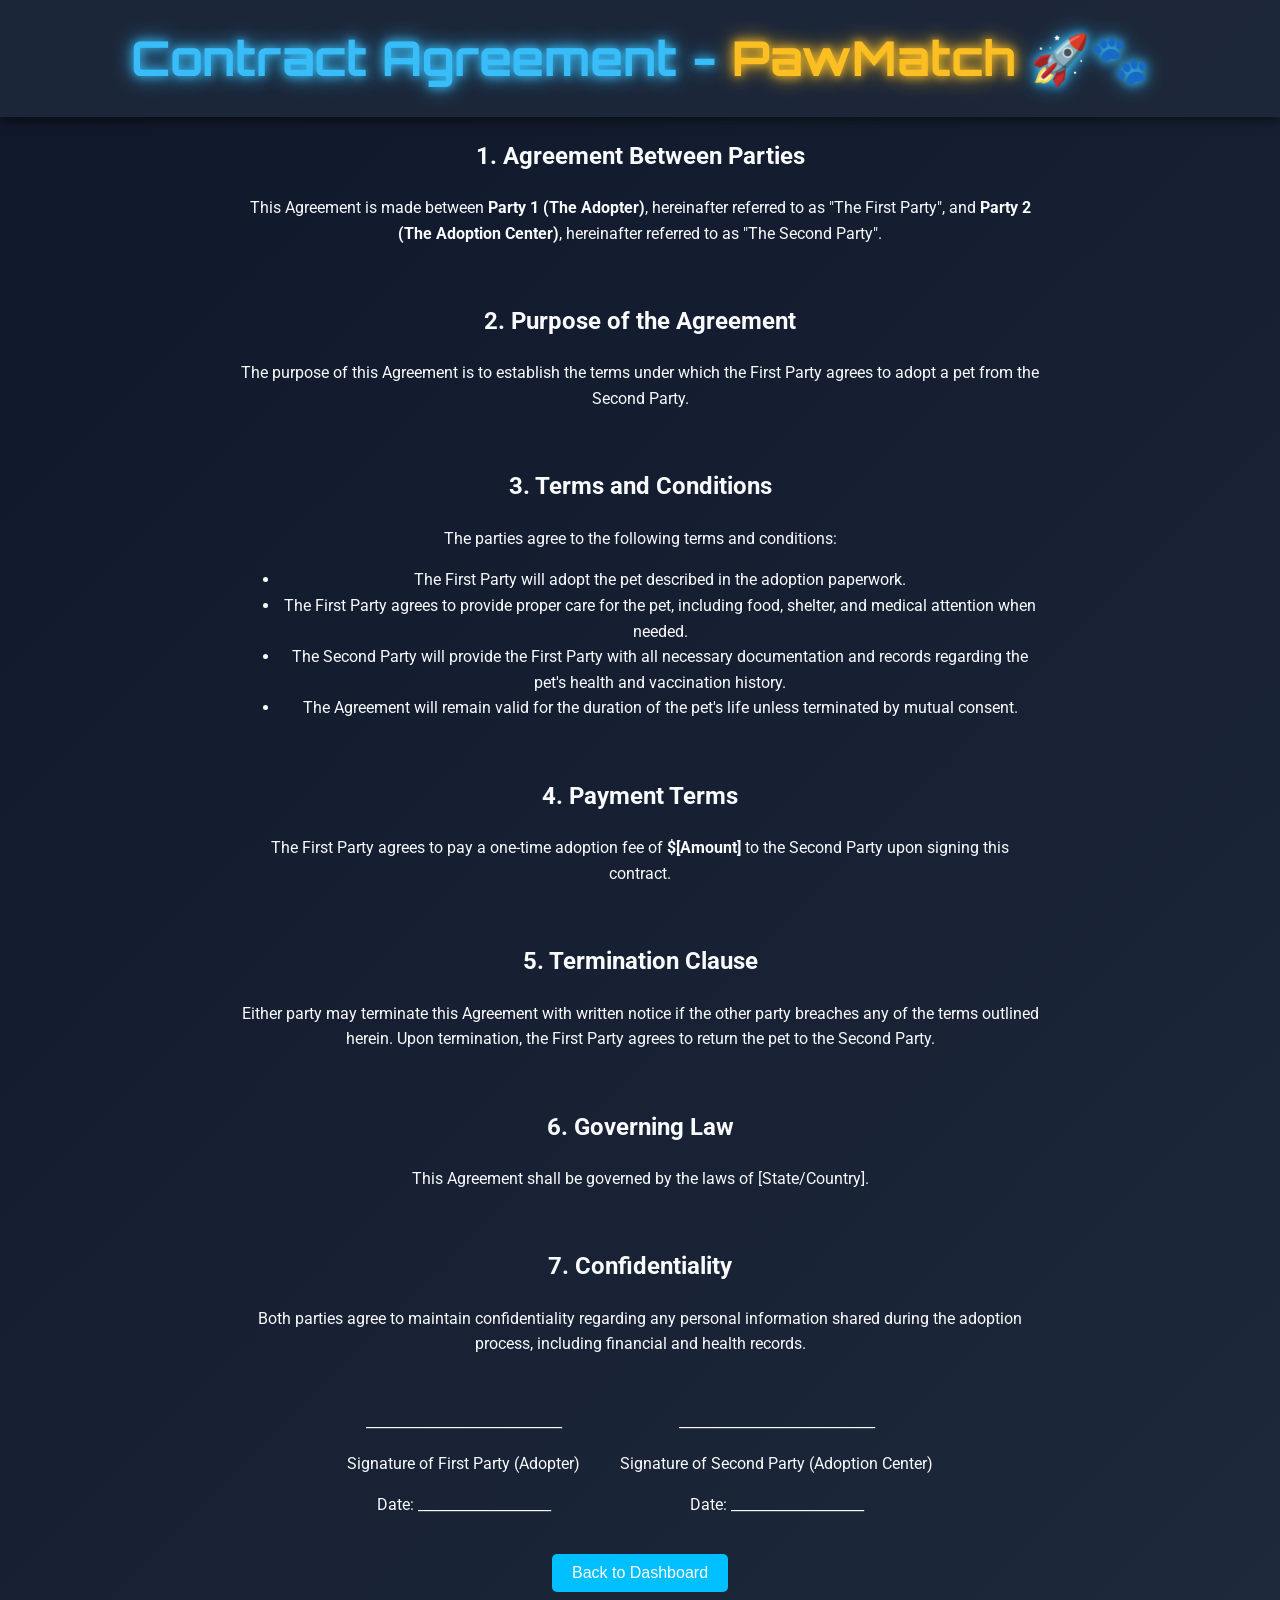
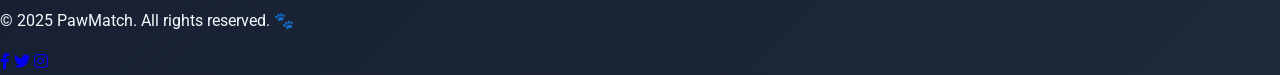
<file: pawmatch/contract.html>
<!DOCTYPE html>
<html lang="en">
<head>
    <meta charset="UTF-8">
    <meta name="viewport" content="width=device-width, initial-scale=1.0">
    <title>PawMatch - Contract Agreement</title>
    <link rel="stylesheet" href="styles.css">
    <!-- Add futuristic fonts -->
    <link href="https://fonts.googleapis.com/css2?family=Orbitron:wght@400;700&family=Roboto:wght@300;400;500&display=swap" rel="stylesheet">
    <!-- Add FontAwesome for icons -->
    <link rel="stylesheet" href="https://cdnjs.cloudflare.com/ajax/libs/font-awesome/6.0.0-beta3/css/all.min.css">

       <style>
        /* Your CSS styles here */
        #contract-details, #signatures, .back-button-container {
            display: flex;
            flex-direction: column;
            align-items: center;
        }

        .contract-content {
            width: 80%;
            max-width: 800px;
            text-align: center;
            margin-bottom: 20px;
        }

        .signatures {
            display: flex;
            justify-content: center;
            width: 80%;
            max-width: 800px;
        }

        .signature {
            text-align: center;
            margin: 0 20px;
        }

        .back-button {
            padding: 10px 20px;
            font-size: 1em;
            background-color: #00bfff;
            color: white;
            border: none;
            border-radius: 5px;
            cursor: pointer;
        }

        .back-button-container{
            margin-top:20px;
        }
    </style>
</head>
<body>
    <header>
        <h1>Contract Agreement - <span class="futuristic-text">PawMatch</span> 🚀🐾</h1>
    </header>
    
    <main>
        <!-- Contract Details -->
        <section id="contract-details">
            <div class="contract-content">
                <h2>1. Agreement Between Parties</h2>
                <p>This Agreement is made between <strong>Party 1 (The Adopter)</strong>, hereinafter referred to as "The First Party", and <strong>Party 2 (The Adoption Center)</strong>, hereinafter referred to as "The Second Party".</p>
            </div>

            <div class="contract-content">
                <h2>2. Purpose of the Agreement</h2>
                <p>The purpose of this Agreement is to establish the terms under which the First Party agrees to adopt a pet from the Second Party.</p>
            </div>

            <div class="contract-content">
                <h2>3. Terms and Conditions</h2>
                <p>The parties agree to the following terms and conditions:</p>
                <ul>
                    <li>The First Party will adopt the pet described in the adoption paperwork.</li>
                    <li>The First Party agrees to provide proper care for the pet, including food, shelter, and medical attention when needed.</li>
                    <li>The Second Party will provide the First Party with all necessary documentation and records regarding the pet's health and vaccination history.</li>
                    <li>The Agreement will remain valid for the duration of the pet's life unless terminated by mutual consent.</li>
                </ul>
            </div>

            <div class="contract-content">
                <h2>4. Payment Terms</h2>
                <p>The First Party agrees to pay a one-time adoption fee of <strong>$[Amount]</strong> to the Second Party upon signing this contract.</p>
            </div>

            <div class="contract-content">
                <h2>5. Termination Clause</h2>
                <p>Either party may terminate this Agreement with written notice if the other party breaches any of the terms outlined herein. Upon termination, the First Party agrees to return the pet to the Second Party.</p>
            </div>

            <div class="contract-content">
                <h2>6. Governing Law</h2>
                <p>This Agreement shall be governed by the laws of [State/Country].</p>
            </div>

            <div class="contract-content">
                <h2>7. Confidentiality</h2>
                <p>Both parties agree to maintain confidentiality regarding any personal information shared during the adoption process, including financial and health records.</p>
            </div>
        </section>

        <!-- Signatures Section -->
        <section id="signatures">
            <div class="signatures">
                <div class="signature">
                    <p>____________________________</p>
                    <p class="signature-title">Signature of First Party (Adopter)</p>
                    <p>Date: ___________________</p>
                </div>
                <div class="signature">
                    <p>____________________________</p>
                    <p class="signature-title">Signature of Second Party (Adoption Center)</p>
                    <p>Date: ___________________</p>
                </div>
            </div>
        </section>

        <!-- Back to Dashboard Button -->
        <div class="back-button-container">
            <button onclick="window.location.href='dashboard.html'" class="back-button">Back to Dashboard</button>
        </div>

    </main>

    <footer>
        <p>&copy; 2025 PawMatch. All rights reserved. 🐾</p>
        <div class="social-links">
            <a href="#"><i class="fab fa-facebook-f"></i></a>
            <a href="#"><i class="fab fa-twitter"></i></a>
            <a href="#"><i class="fab fa-instagram"></i></a>
        </div>
    </footer>
    
    <script src="app.js"></script>
</body>
</html>
</file>
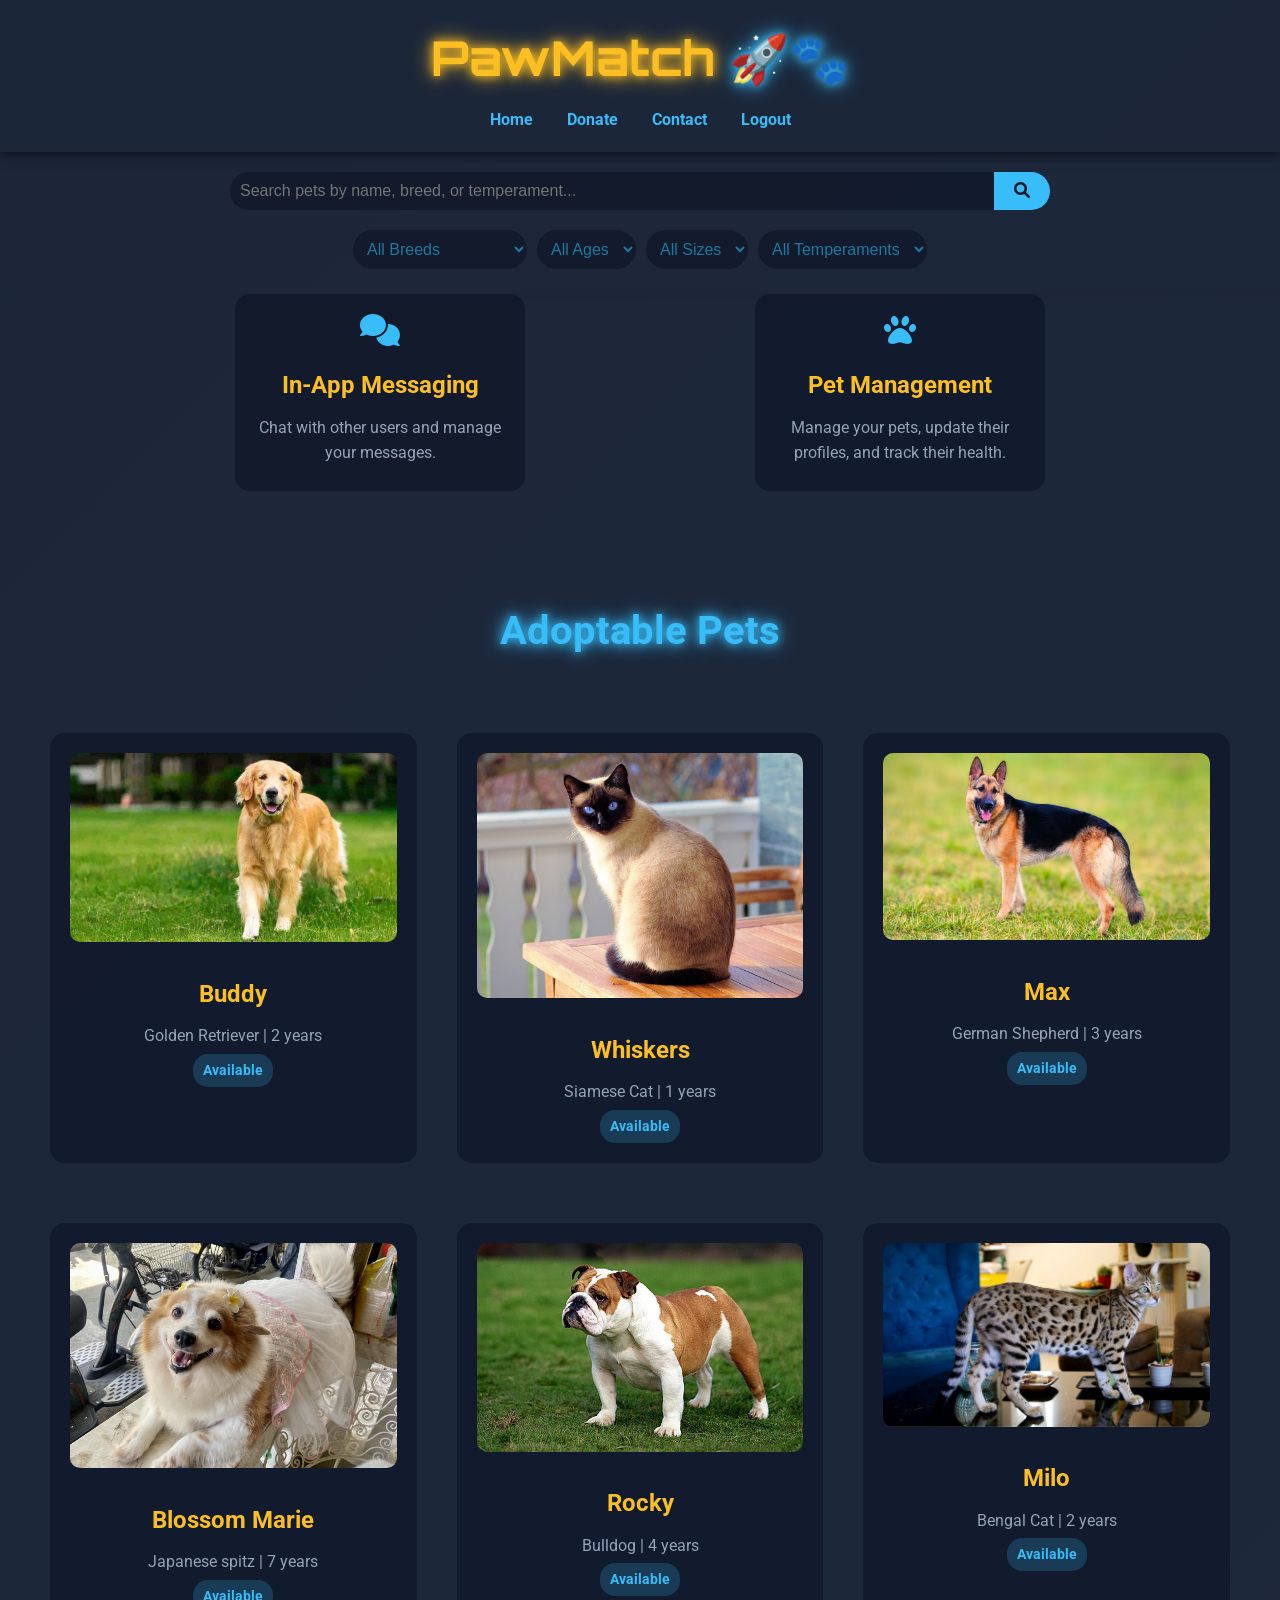
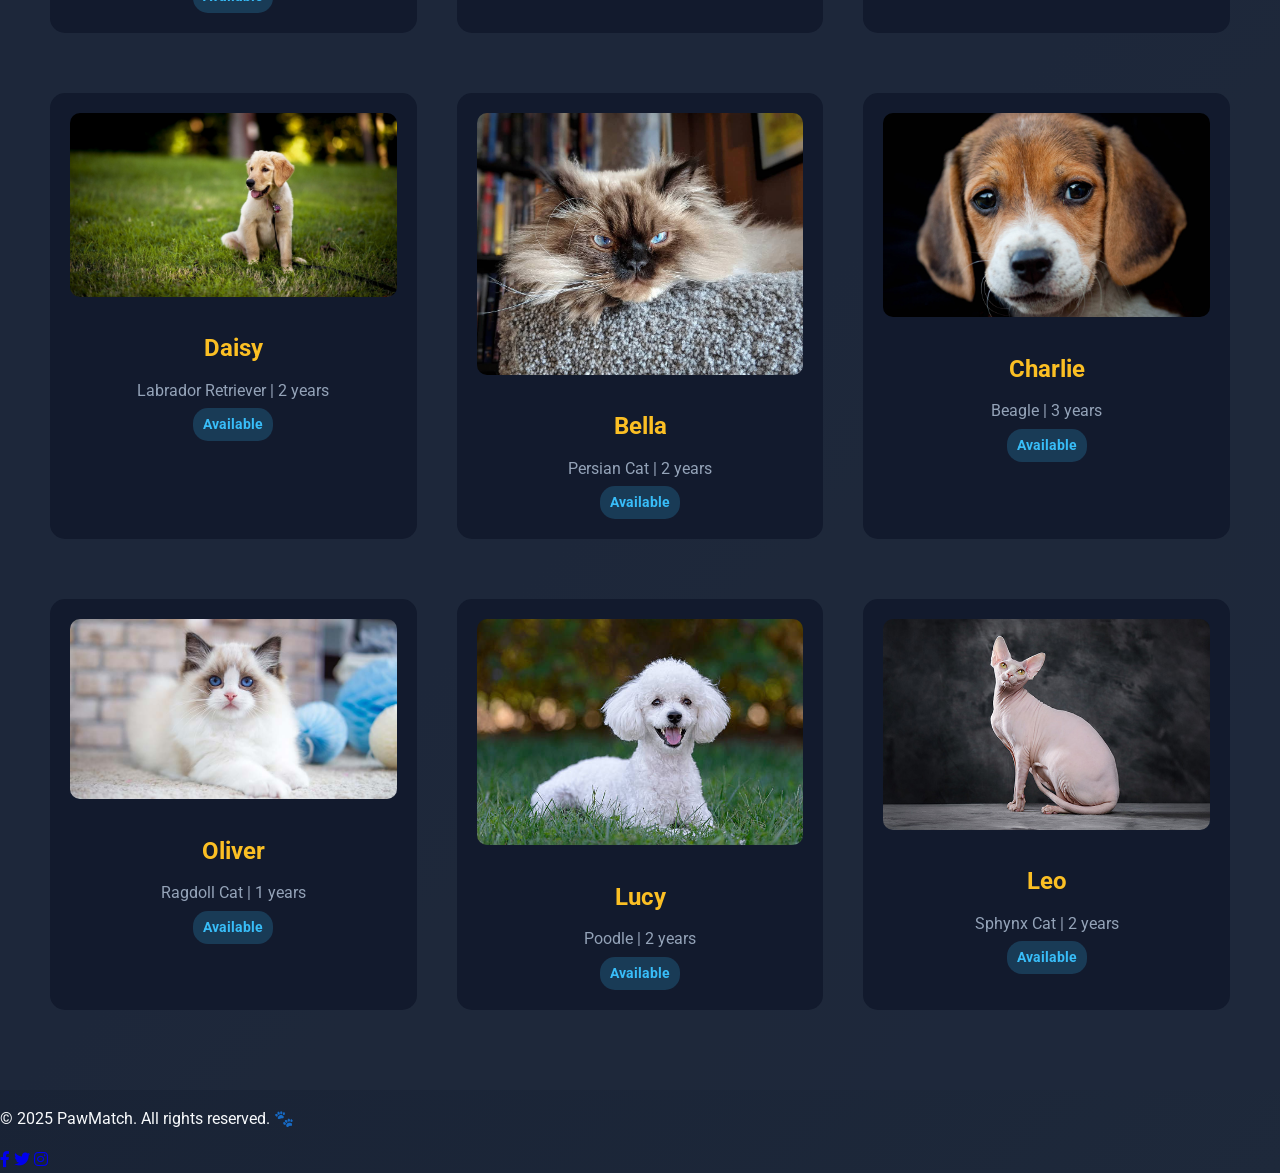
<file: pawmatch/dashboard.html>
<!DOCTYPE html>
<html lang="en">
<head>
    <meta charset="UTF-8">
    <meta name="viewport" content="width=device-width, initial-scale=1.0">
    <title>Dashboard - PawMatch</title>
    <link rel="stylesheet" href="styles.css">
    <!-- Add futuristic fonts -->
    <link href="https://fonts.googleapis.com/css2?family=Orbitron:wght@400;700&family=Roboto:wght@300;400;500&display=swap" rel="stylesheet">
    <!-- Add FontAwesome for icons -->
    <link rel="stylesheet" href="https://cdnjs.cloudflare.com/ajax/libs/font-awesome/6.0.0-beta3/css/all.min.css">
</head>
<body>
    <header>
        <h1><span class="futuristic-text">PawMatch</span> 🚀🐾</h1>
        <nav>
            <ul>
                <li><a href="dashboard.html">Home</a></li>
                <li><a href="donate.html">Donate</a></li>
                <li><a href="contact.html">Contact</a></li>
                <li><a href="logout.html">Logout</a></li>
            </ul>
        </nav>
    </header>

    <main>
 <!-- Search and Filters Section -->
 <section id="search-filters">
    <div class="search-bar">
        <input type="text" id="search-input" placeholder="Search pets by name, breed, or temperament...">
        <button id="search-button"><i class="fas fa-search"></i></button>
    </div>
    <div class="filters">
        <select id="breed-filter">
            <option value="">All Breeds</option>
            <option value="Golden Retriever">Golden Retriever</option>
            <option value="Siamese Cat">Siamese Cat</option>
            <option value="German Shepherd">German Shepherd</option>
            <option value="Maine Coon">Maine Coon</option>
            <option value="Bulldog">Bulldog</option>
            <option value="Bengal Cat">Bengal Cat</option>
            <option value="Labrador Retriever">Labrador Retriever</option>
            <option value="Persian Cat">Persian Cat</option>
            <option value="Beagle">Beagle</option>
            <option value="Ragdoll Cat">Ragdoll Cat</option>
            <option value="Poodle">Poodle</option>
            <option value="Sphynx Cat">Sphynx Cat</option>
        </select>
        <select id="age-filter">
            <option value="">All Ages</option>
            <option value="1">1 year</option>
            <option value="2">2 years</option>
            <option value="3">3 years</option>
            <option value="4">4 years</option>
        </select>
        <select id="size-filter">
            <option value="">All Sizes</option>
            <option value="Small">Small</option>
            <option value="Medium">Medium</option>
            <option value="Large">Large</option>
        </select>
        <select id="temperament-filter">
            <option value="">All Temperaments</option>
            <option value="Friendly">Friendly</option>
            <option value="Playful">Playful</option>
            <option value="Curious">Curious</option>
            <option value="Affectionate">Affectionate</option>
            <option value="Loyal">Loyal</option>
        </select>
    </div>
</section>

        <!-- Feature Section -->
        <section id="features">
            <div class="feature-grid">
                <div class="feature-card" onclick="window.location.href='messaging.html'">
                    <i class="fas fa-comments"></i>
                    <h3>In-App Messaging</h3>
                    <p>Chat with other users and manage your messages.</p>
                </div>
                <div class="feature-card" onclick="window.location.href='petmanagement.html'">
                    <i class="fas fa-paw"></i>
                    <h3>Pet Management</h3>
                    <p>Manage your pets, update their profiles, and track their health.</p>
                </div>
            </div>
        </section>

<!-- Dashboard Content -->
<section id="dashboard">
    <div class="pet-grid">
        <!-- Pet Cards will be dynamically populated here -->
    </div>
</section>
        <!-- Dashboard Content -->
        <section id="dashboard">
            <h2>Adoptable Pets</h2>
            
            <div class="pet-layers-container">
                <!-- Pet layers will be dynamically populated here -->
            </div>
        </section>
    </main>

    <!-- Pet Modals -->
    <div id="modal1" class="modal">
        <div class="modal-content">
            <span class="close" onclick="closeModal('modal1')">&times;</span>
            <img src="images/dog1.jpg" alt="Buddy">
            <h2>Buddy</h2>
            <p><strong>Breed:</strong> Golden Retriever</p>
            <p><strong>Age:</strong> 2 years</p>
            <p><strong>Temperament:</strong> Friendly, playful, and great with kids.</p>
            <p><strong>Adoption Status:</strong> <span class="status available">Available</span></p>
            <button onclick="window.location.href='contract.html?pet=Buddy'">Adopt Me!</button>
        </div>
    </div>

    <!-- Repeat modals for all 12 pets (modal2 to modal12) -->
    <!-- Example for modal2 -->
    <div id="modal2" class="modal">
        <div class="modal-content">
            <span class="close" onclick="closeModal('modal2')">&times;</span>
            <img src="images/cat1.jpg" alt="Whiskers">
            <h2>Whiskers</h2>
            <p><strong>Breed:</strong> Siamese Cat</p>
            <p><strong>Age:</strong> 1 year</p>
            <p><strong>Temperament:</strong> Curious, affectionate, and loves to cuddle.</p>
            <p><strong>Adoption Status:</strong> <span class="status available">Available</span></p>
            <button onclick="window.location.href='contract.html?pet=Buddy'">Adopt Me!</button>
        </div>
    </div>

    <div id="modal3" class="modal">
        <div class="modal-content">
            <span class="close" onclick="closeModal('modal3')">&times;</span>
            <img src="images/dog2.jpg" alt="Max">
            <h2>Max</h2>
            <p><strong>Breed:</strong> German Shepherd</p>
            <p><strong>Age:</strong> 3 years</p>
            <p><strong>Temperament:</strong> Loyal, protective, and highly trainable.</p>
            <p><strong>Adoption Status:</strong> <span class="status available">Available</span></p>
            <button onclick="window.location.href='contract.html?pet=Buddy'">Adopt Me!</button>
        </div>
    </div>

    <div id="modal4" class="modal">
        <div class="modal-content">
            <span class="close" onclick="closeModal('modal4')">&times;</span>
            <img src="images/dog7.jpg" alt="corgi">
            <h2>Blossom Marie</h2>
            <p><strong>Breed:</strong> Japanese Spitz</p>
            <p><strong>Age:</strong> 7 years</p>
            <p><strong>Temperament:</strong> Gentle dog, affectionate, and great with families.</p>
            <p><strong>Adoption Status:</strong> <span class="status available">Available</span></p>
            <button onclick="window.location.href='contract.html?pet=Luna'">Adopt Me!</button>
        </div>
    </div>

    <div id="modal5" class="modal">
        <div class="modal-content">
            <span class="close" onclick="closeModal('modal5')">&times;</span>
            <img src="images/dog3.jpg" alt="Rocky">
            <h2>Rocky</h2>
            <p><strong>Breed:</strong> Bulldog</p>
            <p><strong>Age:</strong> 4 years</p>
            <p><strong>Temperament:</strong> Calm, friendly, and loves to cuddle.</p>
            <p><strong>Adoption Status:</strong> <span class="status available">Available</span></p>
            <button onclick="window.location.href='contract.html?pet=Rocky'">Adopt Me!</button>
        </div>
    </div>

    <div id="modal6" class="modal">
        <div class="modal-content">
            <span class="close" onclick="closeModal('modal6')">&times;</span>
            <img src="images/cat3.jpg" alt="Milo">
            <h2>Milo</h2>
            <p><strong>Breed:</strong> Bengal Cat</p>
            <p><strong>Age:</strong> 2 years</p>
            <p><strong>Temperament:</strong> Energetic, playful, and very intelligent.</p>
            <p><strong>Adoption Status:</strong> <span class="status available">Available</span></p>
            <button onclick="window.location.href='contract.html?pet=Milo'">Adopt Me!</button>
        </div>
    </div>

    <div id="modal7" class="modal">
        <div class="modal-content">
            <span class="close" onclick="closeModal('modal7')">&times;</span>
            <img src="images/dog4.jpg" alt="Daisy">
            <h2>Daisy</h2>
            <p><strong>Breed:</strong> Labrador Retriever</p>
            <p><strong>Age:</strong> 2 years</p>
            <p><strong>Temperament:</strong> Sweet, gentle, and excellent with children.</p>
            <p><strong>Adoption Status:</strong> <span class="status available">Available</span></p>
            <button onclick="window.location.href='contract.html?pet=Daisy'">Adopt Me!</button>
        </div>
    </div>

    <div id="modal8" class="modal">
        <div class="modal-content">
            <span class="close" onclick="closeModal('modal8')">&times;</span>
            <img src="images/cat4.jpg" alt="Bella">
            <h2>Bella</h2>
            <p><strong>Breed:</strong> Persian Cat</p>
            <p><strong>Age:</strong> 2 years</p>
            <p><strong>Temperament:</strong> Calm, elegant, and loves attention.</p>
            <p><strong>Adoption Status:</strong> <span class="status available">Available</span></p>
            <button onclick="window.location.href='contract.html?pet=Bella'">Adopt Me!</button>
        </div>
    </div>

    <div id="modal9" class="modal">
        <div class="modal-content">
            <span class="close" onclick="closeModal('modal9')">&times;</span>
            <img src="images/dog5.jpg" alt="Charlie">
            <h2>Charlie</h2>
            <p><strong>Breed:</strong> Beagle</p>
            <p><strong>Age:</strong> 3 years</p>
            <p><strong>Temperament:</strong> Friendly, curious, and great with other dogs.</p>
            <p><strong>Adoption Status:</strong> <span class="status available">Available</span></p>
            <button onclick="window.location.href='contract.html?pet=Charlie'">Adopt Me!</button>
        </div>
    </div>

    <div id="modal10" class="modal">
        <div class="modal-content">
            <span class="close" onclick="closeModal('modal10')">&times;</span>
            <img src="images/cat5.jpg" alt="Oliver">
            <h2>Oliver</h2>
            <p><strong>Breed:</strong> Ragdoll Cat</p>
            <p><strong>Age:</strong> 1 year</p>
            <p><strong>Temperament:</strong> Relaxed, affectionate, and follows you everywhere.</p>
            <p><strong>Adoption Status:</strong> <span class="status available">Available</span></p>
            <button onclick="window.location.href='contract.html?pet=Oliver'">Adopt Me!</button>
        </div>
    </div>

    <div id="modal11" class="modal">
        <div class="modal-content">
            <span class="close" onclick="closeModal('modal11')">&times;</span>
            <img src="images/dog6.jpg" alt="Lucy">
            <h2>Lucy</h2>
            <p><strong>Breed:</strong> Poodle</p>
            <p><strong>Age:</strong> 2 years</p>
            <p><strong>Temperament:</strong> Smart, elegant, and very trainable.</p>
            <p><strong>Adoption Status:</strong> <span class="status available">Available</span></p>
            <button onclick="window.location.href='contract.html?pet=Lucy'">Adopt Me!</button>
        </div>
    </div>

    <div id="modal12" class="modal">
        <div class="modal-content">
            <span class="close" onclick="closeModal('modal12')">&times;</span>
            <img src="images/cat6.jpg" alt="Leo">
            <h2>Leo</h2>
            <p><strong>Breed:</strong> Sphynx Cat</p>
            <p><strong>Age:</strong> 1 year</p>
            <p><strong>Temperament:</strong> Energetic, loving, and very social.</p>
            <p><strong>Adoption Status:</strong> <span class="status available">Available</span></p>
            <button onclick="window.location.href='contract.html?pet=Leo'">Adopt Me!</button>
        </div>
    </div>

    <footer>
        <p>&copy; 2025 PawMatch. All rights reserved. 🐾</p>
        <div class="social-links">
            <a href="#"><i class="fab fa-facebook-f"></i></a>
            <a href="#"><i class="fab fa-twitter"></i></a>
            <a href="#"><i class="fab fa-instagram"></i></a>
        </div>
    </footer>

    <script src="app.js"></script>
</body>
</html>
</file>
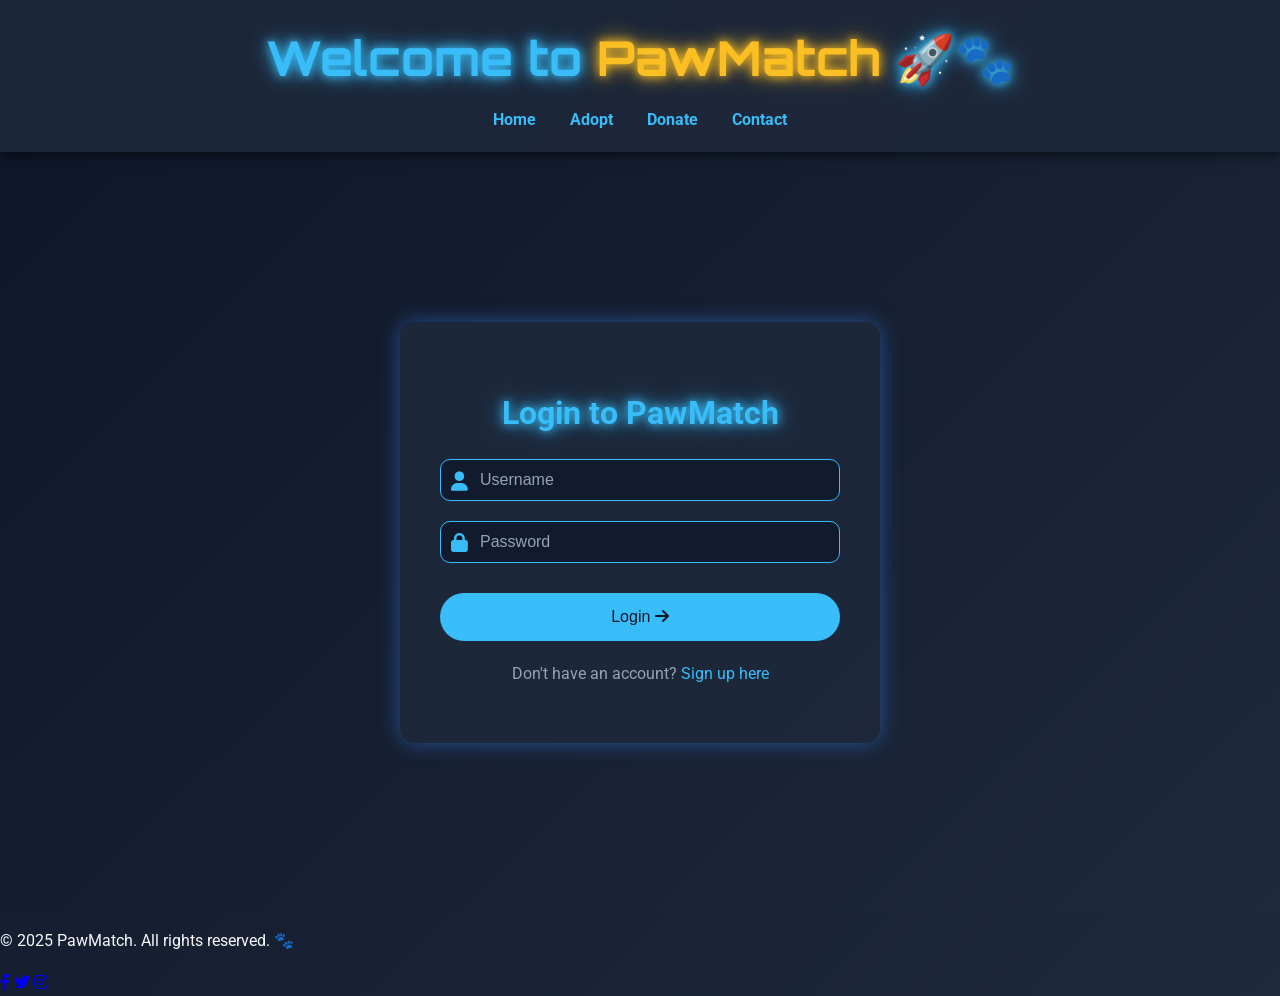
<file: pawmatch/login.html>
<!DOCTYPE html>
<html lang="en">
<head>
    <meta charset="UTF-8">
    <meta name="viewport" content="width=device-width, initial-scale=1.0">
    <title>Login - PawMatch</title>
    <link rel="stylesheet" href="styles.css">
    <!-- Add futuristic fonts -->
    <link href="https://fonts.googleapis.com/css2?family=Orbitron:wght@400;700&family=Roboto:wght@300;400;500&display=swap" rel="stylesheet">
    <!-- Add FontAwesome for icons -->
    <link rel="stylesheet" href="https://cdnjs.cloudflare.com/ajax/libs/font-awesome/6.0.0-beta3/css/all.min.css">
</head>
<body>
    <header>
        <h1>Welcome to <span class="futuristic-text">PawMatch</span> 🚀🐾</h1>
        <nav>
            <ul>
                <li><a href="index.html">Home</a></li>
                <li><a href="login.html">Adopt</a></li>
                <li><a href="donatelock.html">Donate</a></li>
                <li><a href="contactlock.html">Contact</a></li>
            </ul>
        </nav>
    </header>

    <main>
        <!-- Login Section -->
        <section id="login">
            <div class="login-box">
                <h2>Login to PawMatch</h2>
                <form id="login-form">
                    <div class="input-group">
                        <i class="fas fa-user"></i>
                        <input type="text" id="login-username" placeholder="Username" required>
                    </div>
                    <div class="input-group">
                        <i class="fas fa-lock"></i>
                        <input type="password" id="login-password" placeholder="Password" required>
                    </div>
                    <button type="submit">Login <i class="fas fa-arrow-right"></i></button>
                </form>
                <div id="login-message"></div> <!-- Message div for feedback -->
                <p>Don't have an account? <a href="signup.html">Sign up here</a></p>
            </div>
        </section>
    </main>

    <footer>
        <p>&copy; 2025 PawMatch. All rights reserved. 🐾</p>
        <div class="social-links">
            <a href="#"><i class="fab fa-facebook-f"></i></a>
            <a href="#"><i class="fab fa-twitter"></i></a>
            <a href="#"><i class="fab fa-instagram"></i></a>
        </div>
    </footer>

    <script src="auth.js"></script>
</body>
</html>
</file>
<file: style.css>
/* Futuristic Graphic Designer Portfolio — premium neon/glass, clean layout */

:root {
    --bg: #07080b;
    --bg2: #0b1020;
    --panel: rgba(255, 255, 255, 0.05);
    --panel2: rgba(255, 255, 255, 0.035);
    --border: rgba(255, 255, 255, 0.10);
    --text: rgba(255, 255, 255, 0.92);
    --muted: rgba(255, 255, 255, 0.70);
    --muted2: rgba(255, 255, 255, 0.55);

    --c1: #00ffff;
    --c2: #00bfff;
    --c3: #8a2be2;
    --c4: #ff2bd6;

    --glow1: 0 0 18px rgba(0, 255, 255, 0.40);
    --glow2: 0 0 18px rgba(0, 191, 255, 0.35);
    --glow3: 0 0 22px rgba(138, 43, 226, 0.35);

    --radius: 18px;
    --radius-sm: 12px;
    --shadow: 0 18px 60px rgba(0, 0, 0, 0.55);
    --shadow-soft: 0 10px 30px rgba(0, 0, 0, 0.35);
    --ease: cubic-bezier(.2, .8, .2, 1);
    --t: 240ms var(--ease);
    --max: 1200px;
}

* { box-sizing: border-box; }
html { scroll-behavior: smooth; }
body {
    margin: 0;
    font-family: ui-sans-serif, system-ui, -apple-system, "Segoe UI", Roboto, Arial, "Noto Sans", "Helvetica Neue", sans-serif;
    background:
        radial-gradient(1200px 700px at 20% 15%, rgba(0, 255, 255, 0.10), transparent 55%),
        radial-gradient(900px 700px at 80% 25%, rgba(138, 43, 226, 0.12), transparent 60%),
        radial-gradient(1000px 800px at 55% 85%, rgba(0, 191, 255, 0.10), transparent 55%),
        linear-gradient(180deg, var(--bg), var(--bg2));
    color: var(--text);
    overflow-x: hidden;
    line-height: 1.55;
}

img { max-width: 100%; display: block; }
a { color: inherit; text-decoration: none; }

.container {
    max-width: var(--max);
    margin: 0 auto;
    padding: 0 24px;
}

section { padding: 92px 0; position: relative; }

/* Navbar */
.navbar {
    position: fixed;
    top: 0;
    width: 100%;
    z-index: 1000;
    background: rgba(7, 8, 11, 0.55);
    border-bottom: 1px solid rgba(255, 255, 255, 0.08);
    backdrop-filter: blur(14px);
}
.nav-container {
    max-width: var(--max);
    margin: 0 auto;
    padding: 14px 24px;
    display: flex;
    align-items: center;
    justify-content: space-between;
    gap: 16px;
}
.nav-brand {
    display: inline-flex;
    align-items: center;
    gap: 10px;
    font-weight: 800;
    letter-spacing: 0.08em;
    text-transform: uppercase;
    font-size: 0.95rem;
}
.brand-mark {
    color: var(--c1);
    text-shadow: var(--glow1);
    transform: translateY(-1px);
}
.nav-brand .glow {
    color: var(--c2);
    text-shadow: var(--glow2);
}
.nav-menu {
    margin: 0;
    padding: 0;
    list-style: none;
    display: flex;
    align-items: center;
    gap: 22px;
}
.nav-menu a {
    color: var(--muted);
    font-weight: 650;
    font-size: 0.92rem;
    letter-spacing: 0.02em;
    padding: 10px 10px;
    border-radius: 10px;
    transition: color var(--t), background var(--t), box-shadow var(--t);
}
.nav-menu a:hover,
.nav-menu a:focus-visible {
    color: var(--text);
    background: rgba(255, 255, 255, 0.06);
    box-shadow: 0 0 0 1px rgba(255,255,255,0.08) inset, var(--glow2);
    outline: none;
}

.nav-toggle {
    display: none;
    border: 1px solid rgba(255,255,255,0.12);
    background: rgba(255,255,255,0.04);
    border-radius: 12px;
    padding: 10px 10px;
    cursor: pointer;
    transition: transform var(--t), background var(--t);
}
.nav-toggle:active { transform: scale(0.98); }
.nav-toggle-bar {
    display: block;
    width: 22px;
    height: 2px;
    background: rgba(255,255,255,0.86);
    border-radius: 999px;
}
.nav-toggle-bar + .nav-toggle-bar { margin-top: 5px; }

/* Hero */
.hero {
    padding-top: 110px;
    min-height: 100vh;
    display: flex;
    align-items: center;
    background:
        radial-gradient(900px 700px at 25% 30%, rgba(0, 255, 255, 0.10), transparent 55%),
        linear-gradient(180deg, rgba(7, 8, 11, 0.35), rgba(7, 8, 11, 0.85)),
        url('images/Screenshot 2026-01-19 203805.png');
    background-size: cover;
    /* Move the background up so the face is visible (tweak % if needed) */
    background-position: center 18%;
    position: relative;
    overflow: hidden;
}
.hero::after {
    content: "";
    position: absolute;
    inset: -2px;
    background:
        radial-gradient(circle at 20% 80%, rgba(0, 255, 255, 0.12) 0%, transparent 45%),
        radial-gradient(circle at 80% 20%, rgba(138, 43, 226, 0.16) 0%, transparent 48%),
        radial-gradient(circle at 55% 55%, rgba(0, 191, 255, 0.10) 0%, transparent 55%);
    mix-blend-mode: screen;
    pointer-events: none;
    animation: drift 10s var(--ease) infinite alternate;
}
@keyframes drift {
    from { transform: translate3d(0,0,0) scale(1); opacity: 0.9; }
    to { transform: translate3d(0,-8px,0) scale(1.02); opacity: 1; }
}
.hero-content { position: relative; z-index: 1; }
.hero-grid {
    display: grid;
    grid-template-columns: 1.25fr 0.9fr;
    align-items: center;
    gap: 46px;
}
.kicker {
    display: inline-flex;
    align-items: center;
    gap: 10px;
    padding: 8px 12px;
    border-radius: 999px;
    background: rgba(255,255,255,0.06);
    border: 1px solid rgba(255,255,255,0.10);
    color: var(--muted);
    letter-spacing: 0.08em;
    text-transform: uppercase;
    font-size: 0.78rem;
}
.hero-title {
    margin: 14px 0 12px;
    font-size: clamp(2rem, 3.4vw, 3.4rem);
    line-height: 1.05;
    letter-spacing: -0.02em;
    background: linear-gradient(90deg, var(--c1), var(--c2), var(--c3));
    background-size: 200% 200%;
    -webkit-background-clip: text;
    -webkit-text-fill-color: transparent;
    background-clip: text;
    animation: gradient 5.5s var(--ease) infinite;
}
@keyframes gradient {
    0%, 100% { background-position: 0% 50%; }
    50% { background-position: 100% 50%; }
}
.hero-subtitle {
    margin: 0 0 18px;
    color: var(--muted);
    font-size: 1.05rem;
    max-width: 62ch;
}
.hero-cta { display: flex; gap: 12px; flex-wrap: wrap; margin-top: 16px; }
.btn {
    display: inline-flex;
    align-items: center;
    justify-content: center;
    gap: 10px;
    padding: 12px 16px;
    border-radius: 14px;
    font-weight: 750;
    letter-spacing: 0.02em;
    border: 1px solid rgba(255,255,255,0.12);
    transition: transform var(--t), box-shadow var(--t), background var(--t), border-color var(--t);
    will-change: transform;
}
.btn:active { transform: translateY(1px); }
.btn-primary {
    background: linear-gradient(90deg, rgba(0,255,255,0.18), rgba(0,191,255,0.16));
    border-color: rgba(0, 255, 255, 0.25);
    box-shadow: 0 0 0 1px rgba(0,255,255,0.10) inset, var(--glow1);
}
.btn-primary:hover,
.btn-primary:focus-visible {
    transform: translateY(-1px);
    box-shadow: 0 0 0 1px rgba(0,255,255,0.18) inset, 0 18px 60px rgba(0, 255, 255, 0.10);
    outline: none;
}
.btn-secondary {
    background: rgba(255,255,255,0.05);
}
.btn-secondary:hover,
.btn-secondary:focus-visible {
    transform: translateY(-1px);
    box-shadow: 0 0 0 1px rgba(255,255,255,0.14) inset, var(--shadow-soft);
    outline: none;
}

.hero-stats {
    display: grid;
    grid-template-columns: repeat(3, minmax(0, 1fr));
    gap: 12px;
    margin-top: 22px;
}
.stat {
    padding: 14px 14px;
    border-radius: var(--radius-sm);
    background: rgba(255,255,255,0.05);
    border: 1px solid rgba(255,255,255,0.10);
    backdrop-filter: blur(10px);
    box-shadow: 0 0 0 1px rgba(255,255,255,0.04) inset;
}
.stat-value {
    font-weight: 900;
    letter-spacing: -0.02em;
    color: rgba(255,255,255,0.95);
}
.stat-label { color: var(--muted2); font-size: 0.86rem; margin-top: 2px; }

.profile-container {
    width: min(320px, 100%);
    aspect-ratio: 1 / 1;
    border-radius: 999px;
    position: relative;
    margin-left: auto;
    margin-right: auto;
    padding: 10px;
    background:
        radial-gradient(circle at 30% 25%, rgba(0,255,255,0.18), transparent 50%),
        radial-gradient(circle at 70% 75%, rgba(138,43,226,0.18), transparent 50%),
        rgba(255,255,255,0.04);
    border: 1px solid rgba(255,255,255,0.10);
    box-shadow: var(--shadow);
}
.profile-name {
    margin-top: 16px;
    text-align: center;
    font-size: 1.5rem;
    font-weight: 900;
    letter-spacing: -0.02em;
    background: linear-gradient(90deg, var(--c1), var(--c2), var(--c3));
    background-size: 200% 200%;
    -webkit-background-clip: text;
    -webkit-text-fill-color: transparent;
    background-clip: text;
    animation: gradient 5.5s var(--ease) infinite;
}
.profile-img {
    width: 100%;
    height: 100%;
    border-radius: 999px;
    object-fit: cover;
    border: 1px solid rgba(0,255,255,0.22);
    box-shadow: 0 0 0 1px rgba(0,255,255,0.10) inset, var(--glow2);
}
.ai-overlay {
    position: absolute;
    inset: 10px;
    border-radius: 999px;
    background: conic-gradient(from 180deg, rgba(0,255,255,0.0), rgba(0,255,255,0.18), rgba(138,43,226,0.18), rgba(0,191,255,0.18), rgba(0,255,255,0.0));
    filter: blur(0.2px);
    mix-blend-mode: screen;
    opacity: 0.55;
    animation: ring 4.2s var(--ease) infinite;
    pointer-events: none;
}
@keyframes ring {
    0%, 100% { transform: rotate(0deg); opacity: 0.45; }
    50% { transform: rotate(12deg); opacity: 0.68; }
}
.hero-badges {
    margin-top: 16px;
    display: flex;
    flex-wrap: wrap;
    gap: 10px;
    justify-content: center;
}
.badge {
    padding: 8px 10px;
    border-radius: 999px;
    background: rgba(255,255,255,0.05);
    border: 1px solid rgba(255,255,255,0.10);
    color: var(--muted);
    font-size: 0.85rem;
    transition: box-shadow var(--t), transform var(--t);
}
.badge:hover { transform: translateY(-1px); box-shadow: var(--glow3); }

.scroll-indicator {
    position: absolute;
    left: 50%;
    bottom: 22px;
    transform: translateX(-50%);
    color: rgba(255,255,255,0.65);
    font-weight: 700;
    letter-spacing: 0.08em;
    text-transform: uppercase;
    font-size: 0.75rem;
    display: grid;
    justify-items: center;
    gap: 10px;
    z-index: 1;
}
.scroll-arrow {
    width: 18px;
    height: 18px;
    border-right: 2px solid rgba(255,255,255,0.65);
    border-bottom: 2px solid rgba(255,255,255,0.65);
    transform: rotate(45deg);
    animation: bounce 1.8s var(--ease) infinite;
}
@keyframes bounce {
    0%, 100% { transform: rotate(45deg) translate3d(0,0,0); opacity: 0.7; }
    50% { transform: rotate(45deg) translate3d(0,6px,0); opacity: 1; }
}

/* Headings */
.section-title {
    margin: 0 0 14px;
    font-size: clamp(1.6rem, 2.3vw, 2.2rem);
    letter-spacing: -0.02em;
    background: linear-gradient(90deg, rgba(255,255,255,0.95), rgba(255,255,255,0.70));
    -webkit-background-clip: text;
    -webkit-text-fill-color: transparent;
    background-clip: text;
}
.section-subtitle {
    margin: 0 0 26px;
    color: var(--muted);
    max-width: 70ch;
}

/* About */
.about-content {
    display: grid;
    grid-template-columns: 1fr 1fr;
    gap: 28px;
    align-items: start;
}
.about-text p { margin: 0 0 18px; color: var(--muted); font-size: 1.05rem; }
.about-points {
    display: grid;
    gap: 10px;
}
.point {
    padding: 12px 14px;
    border-radius: 14px;
    background: rgba(255,255,255,0.04);
    border: 1px solid rgba(255,255,255,0.10);
    color: rgba(255,255,255,0.82);
}

.terminal {
    border-radius: var(--radius);
    overflow: hidden;
    border: 1px solid rgba(255,255,255,0.10);
    background: rgba(0,0,0,0.25);
    box-shadow: var(--shadow-soft);
}
.terminal-header {
    display: flex;
    align-items: center;
    gap: 10px;
    padding: 10px 12px;
    background: rgba(255,255,255,0.05);
    border-bottom: 1px solid rgba(255,255,255,0.08);
}
.terminal-dot { width: 10px; height: 10px; border-radius: 999px; }
.terminal-dot.red { background: #ff5f57; }
.terminal-dot.yellow { background: #ffbd2e; }
.terminal-dot.green { background: #28ca42; }
.terminal-title { margin-left: 6px; color: var(--muted2); font-size: 0.9rem; }
.terminal-body {
    padding: 16px 14px;
    font-family: ui-monospace, SFMono-Regular, Menlo, Monaco, Consolas, "Liberation Mono", "Courier New", monospace;
    color: rgba(0,255,255,0.82);
    min-height: 180px;
}
.cursor { opacity: 0.8; animation: blink 900ms steps(2, jump-none) infinite; }
@keyframes blink { 50% { opacity: 0; } }

/* Work / Gallery */
.gallery {
    display: grid;
    grid-template-columns: repeat(3, minmax(0, 1fr));
    gap: 16px;
}
.gallery-card {
    margin: 0;
    border-radius: var(--radius);
    overflow: hidden;
    background: rgba(255,255,255,0.04);
    border: 1px solid rgba(255,255,255,0.10);
    box-shadow: var(--shadow-soft);
    transform: translateZ(0);
    transition: transform var(--t), box-shadow var(--t), border-color var(--t);
}
.gallery-card img {
    width: 100%;
    height: 320px;
    object-fit: cover;
    filter: saturate(1.05) contrast(1.05);
}
.gallery-card figcaption {
    padding: 14px 14px;
    border-top: 1px solid rgba(255,255,255,0.08);
    background: linear-gradient(180deg, rgba(0,0,0,0.0), rgba(0,0,0,0.22));
}
.cap-title { font-weight: 850; letter-spacing: -0.01em; }
.cap-meta { color: var(--muted2); font-size: 0.88rem; margin-top: 2px; }
.gallery-card:hover {
    transform: translateY(-4px);
    border-color: rgba(0,255,255,0.22);
    box-shadow: 0 22px 70px rgba(0,0,0,0.55), var(--glow2);
}

/* Experience layout (photo + timeline) */
.experience-layout {
    display: grid;
    grid-template-columns: 0.9fr 1.1fr;
    gap: 16px;
    align-items: start;
}
.experience-photo {
    margin: 0;
    border-radius: var(--radius);
    overflow: hidden;
    background: rgba(255,255,255,0.04);
    border: 1px solid rgba(255,255,255,0.10);
    box-shadow: var(--shadow-soft);
}
.experience-photo img {
    width: 100%;
    height: 100%;
    max-height: 520px;
    object-fit: cover;
    object-position: center 18%;
    filter: saturate(1.05) contrast(1.05);
}
.experience-photo figcaption {
    padding: 14px 14px;
    border-top: 1px solid rgba(255,255,255,0.08);
    background: linear-gradient(180deg, rgba(0,0,0,0.0), rgba(0,0,0,0.22));
}

/* Services */
.services-grid {
    display: grid;
    grid-template-columns: repeat(3, minmax(0, 1fr));
    gap: 16px;
}
.service-card {
    border-radius: var(--radius);
    padding: 18px 18px;
    background: rgba(255,255,255,0.04);
    border: 1px solid rgba(255,255,255,0.10);
    box-shadow: var(--shadow-soft);
}
.service-card h3 {
    margin: 0 0 8px;
    color: rgba(255,255,255,0.94);
    letter-spacing: -0.01em;
}
.service-card p { margin: 0 0 12px; color: var(--muted); }
.service-card ul {
    margin: 0;
    padding-left: 18px;
    color: rgba(255,255,255,0.80);
}
.service-card li { margin: 6px 0; }

/* Projects */
.projects-grid {
    display: grid;
    grid-template-columns: repeat(3, minmax(0, 1fr));
    gap: 16px;
}
.project-card {
    border-radius: var(--radius);
    padding: 18px 18px;
    background: rgba(255,255,255,0.04);
    border: 1px solid rgba(255,255,255,0.10);
    box-shadow: var(--shadow-soft);
    transition: transform var(--t), box-shadow var(--t), border-color var(--t);
}
.project-card:hover {
    transform: translateY(-4px);
    border-color: rgba(0,255,255,0.22);
    box-shadow: 0 22px 70px rgba(0,0,0,0.55), var(--glow2);
}
.project-card h3 {
    margin: 0 0 8px;
    color: rgba(255,255,255,0.94);
    letter-spacing: -0.01em;
}
.project-card p { margin: 0 0 12px; color: var(--muted); }

.project-image {
    width: 100%;
    height: auto;
    max-height: 200px;
    object-fit: cover;
    border-radius: var(--radius-sm);
    margin: 12px 0;
    border: 1px solid rgba(255,255,255,0.10);
    box-shadow: var(--shadow-soft);
    transition: transform var(--t), box-shadow var(--t);
}

.project-image:hover {
    transform: scale(1.02);
    box-shadow: 0 12px 40px rgba(0,0,0,0.45), var(--glow2);
}

/* Tools Section */
.tools-section {
    margin-top: 48px;
    text-align: center;
}

.tools-title {
    margin-bottom: 24px;
    font-size: 1.5rem;
    font-weight: 700;
    color: var(--text);
}

.tools-grid {
    display: flex;
    flex-wrap: wrap;
    justify-content: center;
    gap: 24px;
    max-width: 100%;
}

.tool-item {
    display: flex;
    flex-direction: column;
    align-items: center;
    gap: 8px;
    padding: 16px;
    background: rgba(255,255,255,0.04);
    border-radius: var(--radius);
    border: 1px solid rgba(255,255,255,0.10);
    transition: transform var(--t), box-shadow var(--t), border-color var(--t);
    min-width: 100px;
}

.tool-item:hover {
    transform: translateY(-4px);
    border-color: rgba(0,255,255,0.22);
    box-shadow: 0 12px 40px rgba(0,0,0,0.45), var(--glow2);
}

.tool-icon {
    font-size: 2rem;
    line-height: 1;
}

img.tool-icon {
    width: 35px;
    height: 35px;
    object-fit: contain;
}

.tool-name {
    font-size: 0.85rem;
    font-weight: 600;
    color: var(--muted);
    text-align: center;
}

/* Timeline */
.timeline { position: relative; max-width: 760px; margin: 0 auto; }
.timeline::before {
    content: "";
    position: absolute;
    top: 0;
    bottom: 0;
    left: 14px;
    width: 2px;
    background: linear-gradient(180deg, rgba(0,255,255,0.65), rgba(138,43,226,0.65));
    opacity: 0.75;
}
.timeline-item { position: relative; padding-left: 44px; margin: 0 0 18px; }
.timeline-item::before {
    content: "";
    position: absolute;
    left: 6px;
    top: 18px;
    width: 16px;
    height: 16px;
    border-radius: 999px;
    background: rgba(0,191,255,0.9);
    box-shadow: var(--glow2);
    border: 2px solid rgba(7,8,11,0.9);
}
.timeline-content {
    border-radius: var(--radius);
    padding: 16px 16px;
    background: rgba(255,255,255,0.04);
    border: 1px solid rgba(255,255,255,0.10);
    box-shadow: var(--shadow-soft);
}
.timeline-content h3 { margin: 0 0 6px; }
.timeline-date { display: block; color: rgba(0,255,255,0.75); margin-bottom: 10px; }
.timeline-content ul { margin: 0; padding-left: 18px; color: rgba(255,255,255,0.82); }
.timeline-content li { margin: 6px 0; }

/* Contact */
.contact-content {
    display: grid;
    grid-template-columns: 0.8fr 1fr 1fr;
    gap: 18px;
    align-items: start;
}
.contact-photo {
    margin: 0;
    border-radius: var(--radius);
    overflow: hidden;
    background: rgba(255,255,255,0.04);
    border: 1px solid rgba(255,255,255,0.10);
    box-shadow: var(--shadow-soft);
}
.contact-photo img {
    width: 100%;
    height: 100%;
    max-height: 520px;
    object-fit: cover;
    object-position: center 18%;
    filter: saturate(1.05) contrast(1.05);
}
.contact-info h3 { margin: 0 0 10px; font-size: 1.3rem; }
.contact-info h4 { margin: 0 0 5px; font-size: 1.0rem; }
.contact-info ul { margin: 0 0 16px; padding-left: 18px; color: rgba(255,255,255,0.82); }
.contact-info li { margin: 6px 0; font-size: 1.05rem; }

.contact-form {
    border-radius: var(--radius);
    padding: 18px 18px;
    background: rgba(255,255,255,0.04);
    border: 1px solid rgba(255,255,255,0.10);
    box-shadow: var(--shadow-soft);
}
.contact-form input,
.contact-form textarea {
    width: 100%;
    border-radius: 14px;
    padding: 12px 12px;
    margin: 0 0 10px;
    border: 1px solid rgba(255,255,255,0.12);
    background: rgba(0,0,0,0.28);
    color: rgba(255,255,255,0.92);
    outline: none;
    transition: box-shadow var(--t), border-color var(--t);
}
.contact-form input:focus,
.contact-form textarea:focus {
    border-color: rgba(0,255,255,0.28);
    box-shadow: 0 0 0 4px rgba(0,255,255,0.10);
}
.contact-form .btn-primary { width: 100%; justify-content: center; }

/* Footer */
.footer {
    padding: 28px 0;
    border-top: 1px solid rgba(255,255,255,0.08);
    background: rgba(0,0,0,0.18);
}
.footer p { margin: 0; color: var(--muted2); text-align: center; }

/* Reveal animation (JS toggles .is-visible) */
.reveal {
    opacity: 0;
    transform: translateY(18px) scale(0.985);
    transition: opacity 700ms var(--ease), transform 700ms var(--ease);
}
.reveal.is-visible {
    opacity: 1;
    transform: translateY(0) scale(1);
}

/* Responsive */
@media (max-width: 980px) {
    .hero-grid { grid-template-columns: 1fr; gap: 26px; }
    .hero-right { order: -1; }
    .gallery { grid-template-columns: 1fr; }
    .gallery-card img { height: 280px; }
    .services-grid { grid-template-columns: 1fr; }
    .projects-grid { grid-template-columns: 1fr; }
    .about-content { grid-template-columns: 1fr; }
    .contact-content { grid-template-columns: 1fr; }
    .hero-stats { grid-template-columns: 1fr; }
    .experience-layout { grid-template-columns: 1fr; }
    .experience-photo img { max-height: 420px; }
}

@media (max-width: 820px) {
    .nav-toggle { display: inline-flex; flex-direction: column; }
    .nav-menu {
        position: absolute;
        top: 56px;
        right: 18px;
        left: 18px;
        display: none;
        flex-direction: column;
        gap: 6px;
        padding: 10px;
        border-radius: var(--radius);
        background: rgba(7, 8, 11, 0.78);
        border: 1px solid rgba(255,255,255,0.10);
        backdrop-filter: blur(14px);
        box-shadow: var(--shadow-soft);
    }
    .nav-menu.is-open { display: flex; }
    .nav-menu a { width: 100%; }
}

@media (prefers-reduced-motion: reduce) {
    html { scroll-behavior: auto; }
    * { animation-duration: 1ms !important; animation-iteration-count: 1 !important; transition-duration: 1ms !important; }
}
</file>
<file: game/style.css>
* {
    margin: 0;
    padding: 0;
    box-sizing: border-box;
    font-family: 'Segoe UI', Tahoma, Geneva, Verdana, sans-serif;
}

body {
    background: linear-gradient(135deg, #0a0a1a, #1a1a2e);
    color: #e0e0ff;
    min-height: 100vh;
    overflow-x: hidden;
}

.container {
    max-width: 1200px;
    margin: 0 auto;
    padding: 20px;
}

/* Animated background */
body::before {
    content: "";
    position: fixed;
    top: 0;
    left: 0;
    width: 100%;
    height: 100%;
    background-image: 
        radial-gradient(circle at 20% 30%, rgba(41, 196, 255, 0.05) 0%, transparent 20%),
        radial-gradient(circle at 80% 70%, rgba(132, 0, 255, 0.05) 0%, transparent 20%),
        radial-gradient(circle at 40% 80%, rgba(0, 255, 200, 0.05) 0%, transparent 20%);
    z-index: -2;
}

/* Grid background */
body::after {
    content: "";
    position: fixed;
    top: 0;
    left: 0;
    width: 100%;
    height: 100%;
    background-image: 
        linear-gradient(rgba(0, 255, 255, 0.03) 1px, transparent 1px),
        linear-gradient(90deg, rgba(0, 255, 255, 0.03) 1px, transparent 1px);
    background-size: 50px 50px;
    z-index: -1;
    animation: gridMove 20s linear infinite;
}

@keyframes gridMove {
    0% { transform: translate(0, 0); }
    100% { transform: translate(25px, 25px); }
}

/* Header */
.game-header {
    text-align: center;
    margin-bottom: 30px;
    padding: 20px;
    background: rgba(16, 20, 40, 0.7);
    border-radius: 15px;
    border: 1px solid rgba(0, 150, 255, 0.3);
    box-shadow: 0 10px 30px rgba(0, 100, 255, 0.1);
    backdrop-filter: blur(10px);
}

.game-header h1 {
    font-size: 2.8rem;
    background: linear-gradient(90deg, #00ccff, #0077ff, #7700ff);
    -webkit-background-clip: text;
    background-clip: text;
    color: transparent;
    margin-bottom: 10px;
    text-shadow: 0 0 15px rgba(0, 200, 255, 0.5);
}

.subtitle {
    font-size: 1.2rem;
    color: #a0a0ff;
    max-width: 800px;
    margin: 0 auto;
}

/* Stats Panel */
.stats-panel {
    display: flex;
    justify-content: space-between;
    margin-bottom: 20px;
    gap: 20px;
}

.stat-box {
    flex: 1;
    background: rgba(20, 25, 50, 0.7);
    border-radius: 12px;
    padding: 20px;
    text-align: center;
    border: 1px solid rgba(0, 150, 255, 0.2);
    box-shadow: 0 5px 15px rgba(0, 50, 150, 0.2);
    backdrop-filter: blur(5px);
    transition: transform 0.3s, box-shadow 0.3s;
}

.stat-box:hover {
    transform: translateY(-5px);
    box-shadow: 0 8px 25px rgba(0, 100, 255, 0.3);
}

.stat-label {
    font-size: 1rem;
    color: #88aaff;
    margin-bottom: 8px;
    text-transform: uppercase;
    letter-spacing: 1px;
}

.stat-value {
    font-size: 2.5rem;
    font-weight: bold;
    color: #00eeff;
    text-shadow: 0 0 10px rgba(0, 238, 255, 0.5);
    margin-bottom: 5px;
}

.crypto-unit {
    font-size: 1.2rem;
    color: #aaddff;
}

.stat-sub {
    font-size: 0.9rem;
    color: #8899cc;
}

/* Health Bar */
.health-bar {
    height: 25px;
    background: rgba(255, 0, 0, 0.1);
    border-radius: 12px;
    margin: 10px 0;
    overflow: hidden;
    border: 1px solid rgba(255, 50, 50, 0.3);
}

.health-fill {
    height: 100%;
    width: 100%;
    background: linear-gradient(90deg, #00ff88, #00cc66);
    border-radius: 12px;
    transition: width 0.5s;
    box-shadow: 0 0 10px rgba(0, 255, 136, 0.5);
}

/* Game Area */
.game-area {
    display: flex;
    gap: 20px;
    margin-bottom: 20px;
}

.mining-panel, .controls-panel {
    width: 250px;
    background: rgba(20, 25, 50, 0.7);
    border-radius: 12px;
    padding: 20px;
    border: 1px solid rgba(0, 150, 255, 0.2);
    box-shadow: 0 5px 15px rgba(0, 50, 150, 0.2);
    backdrop-filter: blur(5px);
}

.mining-header {
    font-size: 1.2rem;
    color: #00ccff;
    margin-bottom: 15px;
    display: flex;
    align-items: center;
    gap: 10px;
}

.mining-bar {
    height: 30px;
    background: rgba(0, 50, 100, 0.5);
    border-radius: 15px;
    margin-bottom: 15px;
    overflow: hidden;
    position: relative;
    border: 1px solid rgba(0, 150, 255, 0.3);
}

.mining-fill {
    height: 100%;
    width: 0%;
    background: linear-gradient(90deg, #0066ff, #00aaff);
    border-radius: 15px;
    transition: width 0.5s;
    position: relative;
    overflow: hidden;
}

.mining-fill::after {
    content: "";
    position: absolute;
    top: 0;
    left: 0;
    width: 100%;
    height: 100%;
    background: linear-gradient(90deg, transparent, rgba(255, 255, 255, 0.2), transparent);
    animation: shine 2s infinite;
}

@keyframes shine {
    0% { transform: translateX(-100%); }
    100% { transform: translateX(100%); }
}

.mining-hash {
    position: absolute;
    top: 0;
    left: 0;
    width: 100%;
    height: 100%;
    display: flex;
    align-items: center;
    justify-content: center;
    font-family: monospace;
    font-weight: bold;
    color: white;
    text-shadow: 0 0 5px rgba(0, 200, 255, 0.8);
}

.mining-stats {
    display: flex;
    justify-content: space-between;
}

.mining-stat {
    font-size: 0.9rem;
    color: #aaddff;
}

.mining-stat span:first-child {
    color: #8899cc;
}

/* Game Canvas */
#gameCanvas {
    flex: 1;
    background: rgba(10, 15, 30, 0.9);
    border-radius: 12px;
    border: 2px solid rgba(0, 150, 255, 0.3);
    box-shadow: 0 0 30px rgba(0, 100, 255, 0.2);
    display: block;
}

/* Controls Panel */
.control-info h3 {
    font-size: 1.2rem;
    color: #00ccff;
    margin-bottom: 15px;
    display: flex;
    align-items: center;
    gap: 10px;
}

.control-keys {
    display: flex;
    justify-content: space-between;
    margin-bottom: 20px;
}

.key {
    background: rgba(0, 100, 200, 0.3);
    border-radius: 8px;
    padding: 10px;
    text-align: center;
    min-width: 70px;
    border: 1px solid rgba(0, 200, 255, 0.3);
    color: #00ccff;
    font-weight: bold;
}

.control-desc {
    font-size: 0.9rem;
    color: #a0a0ff;
    line-height: 1.5;
    margin-bottom: 20px;
}

.game-buttons {
    display: flex;
    flex-direction: column;
    gap: 10px;
}

.btn {
    padding: 12px 20px;
    border: none;
    border-radius: 8px;
    font-size: 1rem;
    font-weight: bold;
    cursor: pointer;
    display: flex;
    align-items: center;
    justify-content: center;
    gap: 10px;
    transition: all 0.3s;
}

.btn-primary {
    background: linear-gradient(90deg, #0066ff, #0099ff);
    color: white;
    box-shadow: 0 5px 15px rgba(0, 102, 255, 0.4);
}

.btn-primary:hover {
    background: linear-gradient(90deg, #0099ff, #00ccff);
    transform: translateY(-3px);
    box-shadow: 0 8px 20px rgba(0, 102, 255, 0.6);
}

.btn-secondary {
    background: rgba(255, 255, 255, 0.1);
    color: #aaddff;
    border: 1px solid rgba(0, 150, 255, 0.3);
}

.btn-secondary:hover {
    background: rgba(255, 255, 255, 0.2);
    transform: translateY(-3px);
}

/* Transaction Panel */
.transaction-panel {
    background: rgba(20, 25, 50, 0.7);
    border-radius: 12px;
    padding: 20px;
    margin-bottom: 20px;
    border: 1px solid rgba(0, 150, 255, 0.2);
    box-shadow: 0 5px 15px rgba(0, 50, 150, 0.2);
    backdrop-filter: blur(5px);
}

.transaction-header {
    font-size: 1.2rem;
    color: #00ccff;
    margin-bottom: 15px;
    display: flex;
    align-items: center;
    gap: 10px;
}

.transaction-list {
    max-height: 120px;
    overflow-y: auto;
}

.transaction {
    display: flex;
    justify-content: space-between;
    padding: 10px;
    background: rgba(0, 30, 60, 0.5);
    border-radius: 8px;
    margin-bottom: 8px;
    border-left: 4px solid #00ff88;
    animation: fadeIn 0.5s;
}

@keyframes fadeIn {
    from { opacity: 0; transform: translateX(-10px); }
    to { opacity: 1; transform: translateX(0); }
}

.tx-hash {
    font-family: monospace;
    color: #88aaff;
}

.tx-type {
    padding: 3px 8px;
    border-radius: 4px;
    font-size: 0.8rem;
    font-weight: bold;
}

.tx-type.confirmed {
    background: rgba(0, 255, 136, 0.2);
    color: #00ff88;
}

.tx-amount {
    color: #00ff88;
    font-weight: bold;
}

/* Instructions */
.instructions {
    background: rgba(20, 25, 50, 0.7);
    border-radius: 12px;
    padding: 20px;
    margin-bottom: 20px;
    border: 1px solid rgba(0, 150, 255, 0.2);
    box-shadow: 0 5px 15px rgba(0, 50, 150, 0.2);
    backdrop-filter: blur(5px);
}

.instructions h3 {
    font-size: 1.2rem;
    color: #00ccff;
    margin-bottom: 15px;
    display: flex;
    align-items: center;
    gap: 10px;
}

.instruction-items {
    display: grid;
    grid-template-columns: repeat(auto-fit, minmax(250px, 1fr));
    gap: 15px;
}

.instruction {
    display: flex;
    align-items: center;
    gap: 15px;
}

.instruction-icon {
    width: 40px;
    height: 40px;
    border-radius: 8px;
    flex-shrink: 0;
}

.data-block {
    background: linear-gradient(135deg, #0066ff, #00aaff);
    box-shadow: 0 0 10px rgba(0, 102, 255, 0.7);
}

.corrupted-block {
    background: linear-gradient(135deg, #ff0066, #ff3300);
    box-shadow: 0 0 10px rgba(255, 0, 102, 0.7);
}

.chain-icon {
    background: linear-gradient(135deg, #00ff88, #00cc66);
    box-shadow: 0 0 10px rgba(0, 255, 136, 0.7);
}

.node-icon {
    background: linear-gradient(135deg, #aa00ff, #7700ff);
    box-shadow: 0 0 10px rgba(170, 0, 255, 0.7);
}

.instruction p {
    color: #a0a0ff;
    line-height: 1.5;
}

/* Footer */
footer {
    text-align: center;
    padding: 20px;
    color: #6677aa;
    font-size: 0.9rem;
    border-top: 1px solid rgba(0, 100, 255, 0.2);
}

/* Modals */
.modal {
    display: none;
    position: fixed;
    top: 0;
    left: 0;
    width: 100%;
    height: 100%;
    background: rgba(0, 0, 30, 0.8);
    z-index: 1000;
    justify-content: center;
    align-items: center;
    backdrop-filter: blur(5px);
}

.modal-content {
    background: linear-gradient(135deg, #1a1a2e, #16213e);
    width: 90%;
    max-width: 500px;
    border-radius: 15px;
    padding: 30px;
    text-align: center;
    border: 1px solid rgba(0, 150, 255, 0.3);
    box-shadow: 0 0 50px rgba(0, 100, 255, 0.5);
}

.modal h2 {
    font-size: 2rem;
    color: #00eeff;
    margin-bottom: 20px;
    display: flex;
    align-items: center;
    justify-content: center;
    gap: 15px;
}

.modal p {
    color: #a0a0ff;
    margin-bottom: 25px;
    line-height: 1.6;
}

.modal-stats {
    background: rgba(0, 30, 60, 0.5);
    border-radius: 10px;
    padding: 20px;
    margin: 25px 0;
}

.modal-stat {
    display: flex;
    justify-content: space-between;
    margin-bottom: 15px;
    font-size: 1.2rem;
}

.modal-stat:last-child {
    margin-bottom: 0;
}

.modal-stat span:first-child {
    color: #88aaff;
}

.modal-stat span:last-child {
    color: #00ff88;
    font-weight: bold;
}

.start-instructions {
    text-align: left;
    background: rgba(0, 30, 60, 0.5);
    border-radius: 10px;
    padding: 20px;
    margin: 20px 0;
}

.start-instructions h3 {
    color: #00ccff;
    margin-bottom: 10px;
    display: flex;
    align-items: center;
    gap: 10px;
}

.start-instructions ul {
    padding-left: 20px;
    color: #a0a0ff;
}

.start-instructions li {
    margin-bottom: 8px;
    line-height: 1.5;
}

.highlight-blue {
    color: #00aaff;
    font-weight: bold;
}

.highlight-red {
    color: #ff3366;
    font-weight: bold;
}

/* Responsive Design */
@media (max-width: 1024px) {
    .game-area {
        flex-direction: column;
    }
    
    .mining-panel, .controls-panel {
        width: 100%;
    }
    
    #gameCanvas {
        order: -1;
        width: 100%;
        height: 400px;
    }
}

@media (max-width: 768px) {
    .stats-panel {
        flex-direction: column;
    }
    
    .game-header h1 {
        font-size: 2rem;
    }
    
    .instruction-items {
        grid-template-columns: 1fr;
    }
    
    #gameCanvas {
        height: 350px;
    }
}
</file>
<file: neohealth/style.css>
* {
    margin: 0;
    padding: 0;
    box-sizing: border-box;
    font-family: 'Segoe UI', Tahoma, Geneva, Verdana, sans-serif;
}

:root {
    --cream: #FCF9EA;
    --teal: #BADFDB;
    --coral: #FFA4A4;
    --light-coral: #FFBDBD;
    --dark: #1a1a2e;
    --glow: rgba(186, 223, 219, 0.7);
    --success: rgba(186, 223, 219, 0.9);
    --warning: rgba(255, 164, 164, 0.9);
}

body {
    background-color: var(--dark);
    color: var(--cream);
    overflow-x: hidden;
    min-height: 100vh;
    background-image: 
        radial-gradient(circle at 10% 20%, rgba(186, 223, 219, 0.15) 0%, transparent 20%),
        radial-gradient(circle at 90% 80%, rgba(255, 164, 164, 0.1) 0%, transparent 20%);
}

.container {
    display: flex;
    flex-direction: column;
    min-height: 100vh;
    position: relative;
}

/* Header styles */
header {
    display: flex;
    justify-content: space-between;
    align-items: center;
    padding: 1.5rem 3rem;
    background-color: rgba(26, 26, 46, 0.85);
    backdrop-filter: blur(10px);
    border-bottom: 1px solid var(--teal);
    box-shadow: 0 5px 20px rgba(0, 0, 0, 0.3);
    z-index: 100;
}

.logo {
    display: flex;
    align-items: center;
    gap: 1rem;
}

.logo i {
    font-size: 2.5rem;
    color: var(--teal);
    text-shadow: 0 0 10px var(--glow);
}

.logo h1 {
    font-size: 2rem;
    background: linear-gradient(to right, var(--teal), var(--light-coral));
    -webkit-background-clip: text;
    background-clip: text;
    -webkit-text-fill-color: transparent;
    letter-spacing: 1px;
}

/* User info and biometric security */
.user-info {
    display: flex;
    align-items: center;
    gap: 1.5rem;
}

.biometric {
    display: flex;
    align-items: center;
    gap: 0.5rem;
    padding: 0.5rem 1rem;
    background: rgba(186, 223, 219, 0.1);
    border-radius: 50px;
    border: 1px solid var(--teal);
}

.biometric i {
    color: var(--teal);
}

.avatar {
    width: 50px;
    height: 50px;
    border-radius: 50%;
    background: linear-gradient(135deg, var(--teal), var(--coral));
    display: flex;
    align-items: center;
    justify-content: center;
    font-weight: bold;
    font-size: 1.2rem;
    box-shadow: 0 0 15px var(--teal);
}

/* Connect Watch Button */
.connect-watch-btn {
    width: 50px;
    height: 50px;
    border-radius: 50%;
    background: linear-gradient(135deg, var(--teal), var(--coral));
    border: none;
    color: var(--dark);
    cursor: pointer;
    display: flex;
    align-items: center;
    justify-content: center;
    font-size: 1.2rem;
    transition: all 0.3s ease;
    box-shadow: 0 0 15px rgba(186, 223, 219, 0.3);
}

.connect-watch-btn:hover {
    transform: scale(1.1);
    box-shadow: 0 0 25px var(--teal);
}

/* Device Icons */
.device-icon {
    font-size: 2.5rem;
    color: var(--teal);
    display: flex;
    align-items: center;
    justify-content: center;
}

.device-icon i {
    text-shadow: 0 0 10px var(--glow);
}

/* Connection Modal */
.connection-modal-overlay {
    position: fixed;
    top: 0;
    left: 0;
    width: 100%;
    height: 100%;
    background: rgba(0, 0, 0, 0.8);
    backdrop-filter: blur(5px);
    display: none;
    justify-content: center;
    align-items: center;
    z-index: 2000;
    animation: fadeIn 0.3s ease;
}

.connection-modal {
    background: rgba(26, 26, 46, 0.95);
    border-radius: 20px;
    border: 1px solid rgba(186, 223, 219, 0.3);
    box-shadow: 0 20px 60px rgba(0, 0, 0, 0.5);
    max-width: 500px;
    width: 90%;
    max-height: 90vh;
    overflow-y: auto;
    backdrop-filter: blur(20px);
}

.modal-header {
    text-align: center;
    padding: 2rem 2rem 1rem 2rem;
    border-bottom: 1px solid rgba(186, 223, 219, 0.2);
}

.smartwatch-icon {
    position: relative;
    margin-bottom: 1rem;
}

.smartwatch-icon i {
    font-size: 4rem;
    color: var(--teal);
    text-shadow: 0 0 20px var(--glow);
}

.pulse-ring {
    position: absolute;
    top: 50%;
    left: 50%;
    transform: translate(-50%, -50%);
    width: 120px;
    height: 120px;
    border: 2px solid var(--teal);
    border-radius: 50%;
    animation: pulseRing 2s infinite;
}

.pulse-ring.delay {
    animation-delay: 1s;
}

@keyframes pulseRing {
    0% {
        transform: translate(-50%, -50%) scale(0.8);
        opacity: 1;
    }
    100% {
        transform: translate(-50%, -50%) scale(1.5);
        opacity: 0;
    }
}

.modal-header h2 {
    color: var(--teal);
    margin: 0 0 0.5rem 0;
    font-size: 1.8rem;
}

.modal-header p {
    color: var(--light-coral);
    margin: 0;
    font-size: 1rem;
    line-height: 1.5;
}

.modal-content {
    padding: 2rem;
}

.connection-features {
    display: grid;
    grid-template-columns: repeat(2, 1fr);
    gap: 1rem;
    margin-bottom: 2rem;
}

.feature-item {
    display: flex;
    align-items: center;
    gap: 0.75rem;
    padding: 1rem;
    background: rgba(255, 255, 255, 0.05);
    border-radius: 10px;
    border: 1px solid rgba(186, 223, 219, 0.1);
}

.feature-item i {
    font-size: 1.5rem;
    color: var(--teal);
}

.feature-item span {
    color: var(--cream);
    font-size: 0.9rem;
    font-weight: 500;
}

.connection-status p {
    text-align: center;
    color: var(--teal);
    margin-bottom: 2rem;
    font-size: 1.1rem;
}

.connect-btn {
    width: 100%;
    padding: 1rem 2rem;
    background: linear-gradient(135deg, var(--teal), var(--coral));
    border: none;
    border-radius: 50px;
    color: var(--dark);
    font-size: 1.1rem;
    font-weight: bold;
    cursor: pointer;
    transition: all 0.3s ease;
    box-shadow: 0 5px 20px rgba(186, 223, 219, 0.3);
}

.connect-btn:hover {
    transform: translateY(-2px);
    box-shadow: 0 8px 30px rgba(186, 223, 219, 0.5);
}

.connect-btn:active {
    transform: translateY(0);
}

.connection-progress {
    margin-top: 2rem;
    text-align: center;
}

.progress-bar {
    width: 100%;
    height: 8px;
    background: rgba(255, 255, 255, 0.1);
    border-radius: 4px;
    overflow: hidden;
    margin-bottom: 1rem;
}

.progress-fill {
    height: 100%;
    background: linear-gradient(to right, var(--teal), var(--light-coral));
    border-radius: 4px;
    transition: width 0.3s ease;
}

.connection-progress p {
    color: var(--teal);
    margin: 0;
    font-size: 1rem;
}

.modal-footer {
    text-align: center;
    padding: 1rem 2rem 2rem 2rem;
    border-top: 1px solid rgba(186, 223, 219, 0.2);
}

.modal-note {
    color: var(--light-coral);
    font-size: 0.9rem;
    margin: 0;
}

/* Responsive for Connection Modal */
@media (max-width: 768px) {
    .connection-modal {
        width: 95%;
        margin: 1rem;
    }

    .modal-header {
        padding: 1.5rem 1rem 0.5rem 1rem;
    }

    .modal-content {
        padding: 1.5rem 1rem;
    }

    .connection-features {
        grid-template-columns: 1fr;
    }

    .feature-item {
        padding: 0.75rem;
    }

    .smartwatch-icon i {
        font-size: 3rem;
    }

    .pulse-ring {
        width: 100px;
        height: 100px;
    }
}

/* Main content layout */
main {
    display: flex;
    flex: 1;
    padding: 2rem;
    gap: 2rem;
}

/* Sidebar navigation */
.sidebar {
    width: 250px;
    background: rgba(26, 26, 46, 0.8);
    border-radius: 20px;
    padding: 1.5rem;
    border: 1px solid rgba(186, 223, 219, 0.2);
    box-shadow: 0 10px 30px rgba(0, 0, 0, 0.4);
    backdrop-filter: blur(10px);
}

.nav-item {
    display: flex;
    align-items: center;
    gap: 1rem;
    padding: 1rem 1.2rem;
    margin-bottom: 0.8rem;
    border-radius: 12px;
    cursor: pointer;
    transition: all 0.3s ease;
    color: var(--cream);
    text-decoration: none;
}

.nav-item:hover, .nav-item.active {
    background: rgba(186, 223, 219, 0.2);
    border-left: 4px solid var(--teal);
    transform: translateX(5px);
}

.nav-item i {
    font-size: 1.2rem;
    color: var(--teal);
}

/* Dashboard content */
.dashboard {
    flex: 1;
    display: grid;
    grid-template-columns: repeat(3, 1fr);
    grid-template-rows: auto;
    gap: 1.5rem;
}

/* Content sections */
.content-section {
    flex: 1;
    padding: 1rem;
}

.content-section h2 {
    color: var(--teal);
    margin-bottom: 1.5rem;
    font-size: 2rem;
}

/* Card styles */
.card {
    background: rgba(26, 26, 46, 0.7);
    border-radius: 20px;
    padding: 1.5rem;
    border: 1px solid rgba(186, 223, 219, 0.2);
    box-shadow: 0 10px 30px rgba(0, 0, 0, 0.4);
    backdrop-filter: blur(10px);
    transition: transform 0.3s ease, box-shadow 0.3s ease;
    position: relative;
    overflow: hidden;
}

.card:hover {
    transform: translateY(-5px);
    box-shadow: 0 15px 35px rgba(0, 0, 0, 0.5);
}

.card-header {
    display: flex;
    justify-content: space-between;
    align-items: center;
    margin-bottom: 1.5rem;
}

.card-title {
    font-size: 1.2rem;
    color: var(--teal);
}

.card-value {
    font-size: 2.5rem;
    font-weight: bold;
    margin-bottom: 0.5rem;
}

.card-value .unit {
    font-size: 1.5rem;
    font-weight: normal;
}

.card-status {
    display: inline-block;
    padding: 0.3rem 0.8rem;
    border-radius: 20px;
    font-size: 0.9rem;
    font-weight: bold;
}

.normal {
    background-color: rgba(186, 223, 219, 0.2);
    color: var(--teal);
}

.warning {
    background-color: rgba(255, 164, 164, 0.2);
    color: var(--coral);
}

/* Specific card styles */
.vitals-card {
    grid-column: span 1;
    grid-row: span 1;
}

.activity-card {
    grid-column: span 2;
    grid-row: span 1;
}

.predictive-card {
    grid-column: span 2;
    grid-row: span 1;
}

.alerts-card {
    grid-column: span 1;
    grid-row: span 2;
}

.sleep-card {
    grid-column: span 1;
    grid-row: span 1;
}

.recommendations-card {
    grid-column: span 2;
    grid-row: span 1;
}

/* Vital signs display */
.vitals-container {
    display: grid;
    grid-template-columns: 1fr 1fr;
    gap: 1rem;
    margin-top: 1rem;
}

.vital-item {
    padding: 1rem;
    border-radius: 12px;
    background: rgba(255, 255, 255, 0.05);
}

.vital-label {
    font-size: 0.9rem;
    color: var(--light-coral);
    margin-bottom: 0.5rem;
}

/* Activity chart */
.activity-chart {
    height: 200px;
    display: flex;
    align-items: flex-end;
    gap: 0.5rem;
    margin-top: 1rem;
}

.chart-bar {
    flex: 1;
    background: linear-gradient(to top, var(--teal), var(--light-coral));
    border-radius: 5px 5px 0 0;
    min-height: 10px;
    position: relative;
    transition: height 0.5s ease;
}

.chart-bar:hover::after {
    content: attr(data-value);
    position: absolute;
    top: -25px;
    left: 50%;
    transform: translateX(-50%);
    background: rgba(0, 0, 0, 0.8);
    color: white;
    padding: 3px 8px;
    border-radius: 4px;
    font-size: 0.8rem;
    white-space: nowrap;
}

/* Predictive insights icons */
.success-icon {
    color: var(--teal);
    margin-right: 0.5rem;
}

.warning-icon {
    color: var(--coral);
    margin-right: 0.5rem;
}

.predictive-card p {
    margin-bottom: 0.8rem;
    padding: 0.5rem;
    border-radius: 8px;
    background: rgba(255, 255, 255, 0.03);
}

/* Alert item */
.alert-item {
    padding: 1rem;
    border-radius: 10px;
    margin-bottom: 1rem;
    border-left: 4px solid var(--coral);
    transition: all 0.3s ease;
}

.alert-item:hover {
    transform: translateX(5px);
}

.alert-item.critical {
    background: linear-gradient(135deg, rgba(255, 100, 100, 0.1), rgba(255, 164, 164, 0.1));
    border-left-color: #ff4444;
    box-shadow: 0 0 15px rgba(255, 68, 68, 0.3);
}

.alert-item.warning {
    background: linear-gradient(135deg, rgba(255, 193, 100, 0.1), rgba(255, 164, 164, 0.1));
    border-left-color: var(--coral);
    box-shadow: 0 0 15px rgba(255, 164, 164, 0.3);
}

.alert-item.info {
    background: linear-gradient(135deg, rgba(100, 193, 255, 0.1), rgba(186, 223, 219, 0.1));
    border-left-color: #44aaff;
    box-shadow: 0 0 15px rgba(68, 170, 255, 0.3);
}

.alert-item.success {
    background: linear-gradient(135deg, rgba(100, 255, 150, 0.1), rgba(186, 223, 219, 0.1));
    border-left-color: #44ff88;
    box-shadow: 0 0 15px rgba(68, 255, 136, 0.3);
}

.alert-item.normal {
    background: linear-gradient(135deg, rgba(186, 223, 219, 0.1), rgba(255, 255, 255, 0.05));
    border-left-color: var(--teal);
    box-shadow: 0 0 15px rgba(186, 223, 219, 0.3);
}

.alert-item p:first-child {
    font-weight: bold;
    margin-bottom: 0.5rem;
    font-size: 1rem;
}

.alert-item p:last-child {
    margin-bottom: 0.5rem;
    line-height: 1.4;
}

.alert-time {
    font-size: 0.8rem;
    color: var(--light-coral);
    margin-top: 0.5rem;
    opacity: 0.8;
}

/* Alert Actions */
.alert-actions {
    display: flex;
    gap: 0.5rem;
    margin-top: 1rem;
    flex-wrap: wrap;
}

.alert-btn {
    padding: 0.5rem 1rem;
    border: none;
    border-radius: 20px;
    font-size: 0.85rem;
    font-weight: 500;
    cursor: pointer;
    transition: all 0.3s ease;
    text-transform: uppercase;
    letter-spacing: 0.5px;
}

.alert-btn.dismiss {
    background: rgba(255, 255, 255, 0.1);
    color: var(--light-coral);
    border: 1px solid rgba(255, 255, 255, 0.2);
}

.alert-btn.dismiss:hover {
    background: rgba(255, 255, 255, 0.2);
    color: var(--cream);
    transform: translateY(-1px);
}

.alert-btn.action {
    background: linear-gradient(135deg, var(--teal), var(--light-coral));
    color: var(--dark);
    box-shadow: 0 2px 10px rgba(186, 223, 219, 0.3);
}

.alert-btn.action:hover {
    transform: translateY(-2px);
    box-shadow: 0 4px 15px rgba(186, 223, 219, 0.5);
}

/* Alert Count */
.alert-count {
    background: linear-gradient(135deg, var(--coral), var(--light-coral));
    color: var(--dark);
    padding: 0.25rem 0.75rem;
    border-radius: 15px;
    font-size: 0.8rem;
    font-weight: bold;
    margin-left: auto;
}

/* Clear Button */
.clear-btn {
    background: rgba(255, 164, 164, 0.2);
    color: var(--coral);
    border: 1px solid rgba(255, 164, 164, 0.3);
    padding: 0.5rem 1rem;
    border-radius: 20px;
    cursor: pointer;
    font-size: 0.9rem;
    transition: all 0.3s ease;
}

.clear-btn:hover {
    background: var(--coral);
    color: var(--dark);
    transform: translateY(-1px);
}

/* Settings Grid for Alert Preferences */
.settings-grid {
    display: grid;
    grid-template-columns: 1fr;
    gap: 1rem;
    margin-top: 1rem;
}

.setting-item {
    display: flex;
    justify-content: space-between;
    align-items: center;
    padding: 1rem;
    background: rgba(255, 255, 255, 0.05);
    border-radius: 10px;
    border: 1px solid rgba(186, 223, 219, 0.1);
}

.setting-info h4 {
    color: var(--teal);
    margin: 0 0 0.25rem 0;
    font-size: 1rem;
}

.setting-info p {
    margin: 0;
    font-size: 0.85rem;
    color: var(--light-coral);
    line-height: 1.3;
}

/* Responsive for Alerts */
@media (max-width: 768px) {
    .alert-actions {
        flex-direction: column;
    }

    .alert-btn {
        width: 100%;
        text-align: center;
    }

    .setting-item {
        flex-direction: column;
        text-align: center;
        gap: 1rem;
    }
}

/* Recommendations */
.recommendations-container {
    display: flex;
    gap: 1rem;
    margin-top: 1rem;
}

.recommendation-item {
    flex: 1;
    background: rgba(255, 255, 255, 0.05);
    padding: 1rem;
    border-radius: 10px;
}

.recommendation-item h3 {
    color: var(--teal);
    margin-bottom: 0.5rem;
    font-size: 1.1rem;
}

.recommendation-item i {
    margin-right: 0.5rem;
}

/* Voice control */
.voice-control {
    position: fixed;
    bottom: 2rem;
    right: 2rem;
    z-index: 1000;
}

.voice-btn {
    width: 70px;
    height: 70px;
    border-radius: 50%;
    background: linear-gradient(135deg, var(--teal), var(--coral));
    display: flex;
    align-items: center;
    justify-content: center;
    color: var(--dark);
    font-size: 1.8rem;
    cursor: pointer;
    box-shadow: 0 5px 20px rgba(0, 0, 0, 0.4);
    transition: all 0.3s ease;
}

.voice-btn:hover {
    transform: scale(1.1);
    box-shadow: 0 0 25px var(--teal);
}

.voice-btn.listening {
    animation: pulse 1.5s infinite;
}

@keyframes pulse {
    0% { box-shadow: 0 0 0 0 rgba(186, 223, 219, 0.7); }
    70% { box-shadow: 0 0 0 15px rgba(186, 223, 219, 0); }
    100% { box-shadow: 0 0 0 0 rgba(186, 223, 219, 0); }
}

/* Footer */
footer {
    text-align: center;
    padding: 1.5rem;
    background-color: rgba(26, 26, 46, 0.85);
    border-top: 1px solid rgba(186, 223, 219, 0.2);
    font-size: 0.9rem;
    color: var(--teal);
}

.footer-subtext {
    margin-top: 0.5rem;
    font-size: 0.8rem;
    opacity: 0.8;
}

/* Holographic effect */
.holographic {
    position: relative;
    overflow: hidden;
}

.holographic::before {
    content: '';
    position: absolute;
    top: -50%;
    left: -50%;
    width: 200%;
    height: 200%;
    background: linear-gradient(
        to bottom right,
        rgba(186, 223, 219, 0.1) 0%,
        rgba(255, 255, 255, 0) 30%,
        rgba(255, 189, 189, 0.05) 70%,
        rgba(186, 223, 219, 0.1) 100%
    );
    transform: rotate(30deg);
    z-index: -1;
}

/* Voice notification */
.voice-notification {
    position: fixed;
    bottom: 100px;
    right: 30px;
    background: rgba(26, 26, 46, 0.9);
    color: var(--teal);
    padding: 1rem 1.5rem;
    border-radius: 10px;
    border: 1px solid var(--teal);
    box-shadow: 0 5px 20px rgba(0, 0, 0, 0.5);
    z-index: 1001;
    max-width: 300px;
    backdrop-filter: blur(10px);
    animation: fadeIn 0.3s ease;
}

@keyframes fadeIn {
    from { opacity: 0; transform: translateY(10px); }
    to { opacity: 1; transform: translateY(0); }
}

/* Responsive design */
@media (max-width: 1200px) {
    .dashboard {
        grid-template-columns: repeat(2, 1fr);
    }
    
    .activity-card, .predictive-card, .recommendations-card {
        grid-column: span 2;
    }
    
    .vitals-card, .sleep-card {
        grid-column: span 1;
    }
    
    .alerts-card {
        grid-column: span 2;
        grid-row: span 1;
    }
}

@media (max-width: 992px) {
    .recommendations-container {
        flex-direction: column;
    }
}

@media (max-width: 768px) {
    main {
        flex-direction: column;
    }
    
    .sidebar {
        width: 100%;
        display: flex;
        flex-wrap: wrap;
        justify-content: center;
        gap: 0.5rem;
    }
    
    .nav-item {
        margin-bottom: 0;
        padding: 0.8rem;
        flex: 1;
        min-width: 120px;
        justify-content: center;
    }
    
    .nav-item span {
        display: none;
    }
    
    .dashboard {
        grid-template-columns: 1fr;
    }
    
    .activity-card, .predictive-card, .recommendations-card,
    .vitals-card, .sleep-card, .alerts-card {
        grid-column: span 1;
    }
    
    header {
        padding: 1rem;
        flex-direction: column;
        gap: 1rem;
    }
    
    .user-info {
        width: 100%;
        justify-content: center;
    }
    
    .vitals-container {
        grid-template-columns: 1fr;
    }
}

/* Analytics Styles */
.analytics-grid {
    display: grid;
    grid-template-columns: repeat(2, 1fr);
    gap: 1.5rem;
    margin-top: 1rem;
}

.trend-item {
    background: rgba(255, 255, 255, 0.05);
    padding: 1.5rem;
    border-radius: 12px;
    border: 1px solid rgba(186, 223, 219, 0.1);
}

.trend-header {
    display: flex;
    justify-content: space-between;
    align-items: center;
    margin-bottom: 1rem;
}

.trend-header h4 {
    color: var(--teal);
    margin: 0;
    font-size: 1.1rem;
}

.trend-change {
    font-weight: bold;
    font-size: 0.9rem;
}

.trend-change.positive {
    color: var(--teal);
}

.trend-change.negative {
    color: var(--coral);
}

.trend-bar {
    width: 100%;
    height: 8px;
    background: rgba(255, 255, 255, 0.1);
    border-radius: 4px;
    margin-bottom: 0.5rem;
    overflow: hidden;
}

.trend-fill {
    height: 100%;
    border-radius: 4px;
    transition: width 0.5s ease;
}

.trend-insight {
    font-size: 0.9rem;
    color: var(--light-coral);
    margin: 0;
}

/* Correlations */
.correlations-container {
    display: flex;
    flex-direction: column;
    gap: 1rem;
    margin-top: 1rem;
}

.correlation-item {
    display: flex;
    align-items: center;
    gap: 1rem;
    padding: 1rem;
    background: rgba(255, 255, 255, 0.03);
    border-radius: 8px;
}

.correlation-strength {
    width: 100px;
    height: 8px;
    border-radius: 4px;
    flex-shrink: 0;
}

.correlation-info h4 {
    color: var(--teal);
    margin: 0 0 0.5rem 0;
    font-size: 1rem;
}

.correlation-info p {
    margin: 0;
    font-size: 0.9rem;
    color: var(--cream);
}

/* Predictions */
.predictions-grid {
    display: grid;
    grid-template-columns: repeat(2, 1fr);
    gap: 1.5rem;
    margin-top: 1rem;
}

.prediction-card {
    display: flex;
    gap: 1rem;
    padding: 1.5rem;
    background: rgba(255, 255, 255, 0.05);
    border-radius: 12px;
    border: 1px solid rgba(186, 223, 219, 0.1);
}

.prediction-icon {
    font-size: 2rem;
    color: var(--teal);
    flex-shrink: 0;
}

.prediction-content h4 {
    color: var(--teal);
    margin: 0 0 1rem 0;
    font-size: 1.1rem;
}

.risk-meter {
    width: 100%;
    height: 6px;
    background: rgba(255, 255, 255, 0.1);
    border-radius: 3px;
    margin-bottom: 0.5rem;
    overflow: hidden;
}

.risk-fill {
    height: 100%;
    border-radius: 3px;
    transition: width 0.5s ease;
}

.risk-fill.low-risk {
    background: linear-gradient(to right, var(--teal), var(--light-coral));
}

.risk-fill.medium-risk {
    background: linear-gradient(to right, var(--coral), var(--light-coral));
}

.risk-level {
    font-weight: bold;
    margin: 0.5rem 0;
    font-size: 0.9rem;
}

.prediction-text {
    margin: 0;
    font-size: 0.9rem;
    color: var(--light-coral);
    line-height: 1.4;
}

/* Weekly Report */
.report-summary {
    display: grid;
    grid-template-columns: repeat(4, 1fr);
    gap: 1rem;
    margin-bottom: 2rem;
}

.report-stat {
    text-align: center;
    padding: 1rem;
    background: rgba(255, 255, 255, 0.05);
    border-radius: 8px;
}

.stat-value {
    font-size: 1.5rem;
    font-weight: bold;
    color: var(--teal);
    margin-bottom: 0.5rem;
}

.stat-label {
    font-size: 0.9rem;
    color: var(--light-coral);
}

.report-insights h4 {
    color: var(--teal);
    margin-bottom: 1rem;
}

.report-insights ul {
    list-style: none;
    padding: 0;
    margin: 0;
}

.report-insights li {
    padding: 0.5rem 0;
    border-bottom: 1px solid rgba(186, 223, 219, 0.1);
}

.report-insights li:last-child {
    border-bottom: none;
}

/* Responsive adjustments for analytics */
@media (max-width: 768px) {
    .analytics-grid,
    .predictions-grid {
        grid-template-columns: 1fr;
    }

    .report-summary {
        grid-template-columns: repeat(2, 1fr);
    }

    .correlation-item {
        flex-direction: column;
        text-align: center;
    }

    .correlation-strength {
        width: 100%;
        margin-bottom: 0.5rem;
    }
}

@media (max-width: 480px) {
    .card-value {
        font-size: 2rem;
    }

    .voice-btn {
        width: 60px;
        height: 60px;
        font-size: 1.5rem;
    }

    .voice-control {
        bottom: 1rem;
        right: 1rem;
    }

    .report-summary {
        grid-template-columns: 1fr;
    }

    .prediction-card {
        flex-direction: column;
        text-align: center;
    }
}

/* Hospital Sync Styles */
.hospitals-grid {
    display: grid;
    grid-template-columns: 1fr;
    gap: 1.5rem;
    margin-top: 1rem;
}

.hospital-card {
    display: flex;
    flex-direction: row;
    align-items: center;
    gap: 1.5rem;
    padding: 1.5rem;
    background: rgba(255, 255, 255, 0.05);
    border-radius: 12px;
    border: 1px solid rgba(186, 223, 219, 0.1);
    transition: all 0.3s ease;
}

.hospital-card:hover {
    background: rgba(255, 255, 255, 0.08);
    transform: translateY(-2px);
}

.hospital-card.pending {
    flex-direction: column;
    text-align: center;
}

.hospital-header {
    display: flex;
    flex-direction: column;
    align-items: flex-start;
    flex: 1;
}

.hospital-icon {
    font-size: 2rem;
    color: var(--teal);
    margin-bottom: 0.5rem;
}

.hospital-info h4 {
    color: var(--teal);
    margin: 0 0 0.25rem 0;
    font-size: 1.1rem;
}

.hospital-info p {
    margin: 0;
    color: var(--light-coral);
    font-size: 0.9rem;
}

.hospital-status {
    display: flex;
    align-items: center;
    gap: 0.5rem;
    margin-top: 0.5rem;
}

.status-indicator {
    width: 10px;
    height: 10px;
    border-radius: 50%;
}

.status-indicator.online {
    background-color: var(--teal);
    box-shadow: 0 0 10px var(--teal);
}

.status-indicator.offline {
    background-color: var(--coral);
}

.status-text {
    font-size: 0.9rem;
    font-weight: bold;
    color: var(--teal);
}

.hospital-details {
    display: flex;
    flex-direction: row;
    justify-content: flex-start;
    align-items: center;
    flex: 2;
    gap: 1rem;
}

.detail-item {
    display: inline-block;
    margin-right: 1.5rem;
}

.detail-label {
    display: block;
    font-size: 0.8rem;
    color: var(--light-coral);
    margin-bottom: 0.25rem;
}

.detail-value {
    display: block;
    font-size: 1rem;
    font-weight: bold;
    color: var(--cream);
}

.hospital-actions {
    display: flex;
    flex-direction: row;
    gap: 0.5rem;
    flex: 1;
    justify-content: flex-end;
}

.action-btn {
    padding: 0.5rem 1rem;
    border: none;
    border-radius: 8px;
    background: rgba(186, 223, 219, 0.2);
    color: var(--teal);
    cursor: pointer;
    font-size: 0.9rem;
    transition: all 0.3s ease;
}

.action-btn:hover {
    background: var(--teal);
    color: var(--dark);
    transform: translateY(-1px);
}

.action-btn.disconnect {
    background: rgba(255, 164, 164, 0.2);
    color: var(--coral);
}

.action-btn.disconnect:hover {
    background: var(--coral);
    color: var(--dark);
}

.action-btn.connect-new {
    background: rgba(186, 223, 219, 0.2);
    color: var(--teal);
}

/* Sync Status Grid */
.sync-status-grid {
    display: grid;
    grid-template-columns: repeat(2, 1fr);
    gap: 1.5rem;
    margin-top: 1rem;
}

.sync-metric {
    display: flex;
    align-items: center;
    gap: 1rem;
    padding: 1rem;
    background: rgba(255, 255, 255, 0.05);
    border-radius: 8px;
}

.metric-icon {
    font-size: 1.5rem;
    color: var(--teal);
}

.metric-info h4 {
    color: var(--teal);
    margin: 0 0 0.25rem 0;
    font-size: 1rem;
}

.metric-info p {
    margin: 0;
    font-size: 0.9rem;
    color: var(--cream);
}

/* Progress Bar */
.progress-bar {
    width: 100%;
    height: 8px;
    background: rgba(255, 255, 255, 0.1);
    border-radius: 4px;
    overflow: hidden;
    margin: 1rem 0;
}

.progress-fill {
    height: 100%;
    background: linear-gradient(to right, var(--teal), var(--light-coral));
    border-radius: 4px;
    transition: width 0.3s ease;
}

/* Records Grid */
.records-grid {
    display: grid;
    grid-template-columns: repeat(2, 1fr);
    gap: 1.5rem;
    margin-top: 1rem;
}

.record-category {
    display: flex;
    align-items: center;
    gap: 1rem;
    padding: 1rem;
    background: rgba(255, 255, 255, 0.05);
    border-radius: 8px;
    border: 1px solid rgba(186, 223, 219, 0.1);
}

.category-icon {
    font-size: 1.5rem;
    color: var(--teal);
}

.category-info h4 {
    color: var(--teal);
    margin: 0 0 0.25rem 0;
    font-size: 1rem;
}

.category-info p {
    margin: 0 0 0.5rem 0;
    font-size: 0.9rem;
    color: var(--cream);
}

.record-count {
    font-size: 0.8rem;
    color: var(--light-coral);
}

.access-btn {
    padding: 0.5rem 1rem;
    border: none;
    border-radius: 8px;
    background: rgba(186, 223, 219, 0.2);
    color: var(--teal);
    cursor: pointer;
    font-size: 0.9rem;
    transition: all 0.3s ease;
}

.access-btn:hover {
    background: var(--teal);
    color: var(--dark);
}

/* Appointments */
.appointments-list {
    margin-top: 1rem;
}

.appointment-item {
    display: flex;
    align-items: center;
    gap: 1rem;
    padding: 1rem;
    background: rgba(255, 255, 255, 0.05);
    border-radius: 8px;
    margin-bottom: 1rem;
    border-left: 4px solid var(--teal);
}

.appointment-item.completed {
    border-left-color: var(--coral);
    opacity: 0.7;
}

.appointment-date {
    text-align: center;
    flex-shrink: 0;
}

.date {
    font-size: 1.2rem;
    font-weight: bold;
    color: var(--teal);
}

.time {
    font-size: 0.9rem;
    color: var(--light-coral);
}

.appointment-details {
    flex: 1;
}

.appointment-details h4 {
    color: var(--teal);
    margin: 0 0 0.25rem 0;
    font-size: 1.1rem;
}

.appointment-details p {
    margin: 0 0 0.25rem 0;
    font-size: 0.9rem;
    color: var(--cream);
}

.appointment-type {
    display: inline-block;
    padding: 0.2rem 0.5rem;
    background: rgba(186, 223, 219, 0.2);
    color: var(--teal);
    border-radius: 12px;
    font-size: 0.8rem;
}

.appointment-actions {
    display: flex;
    gap: 0.5rem;
}

.appointment-status .status {
    padding: 0.3rem 0.8rem;
    border-radius: 20px;
    font-size: 0.9rem;
    font-weight: bold;
    background: rgba(186, 223, 219, 0.2);
    color: var(--teal);
}

/* Emergency Settings */
.emergency-settings {
    margin-top: 1rem;
}

.setting-item {
    display: flex;
    justify-content: space-between;
    align-items: center;
    padding: 1rem;
    background: rgba(255, 255, 255, 0.05);
    border-radius: 8px;
    margin-bottom: 1rem;
}

.setting-info h4 {
    color: var(--teal);
    margin: 0 0 0.25rem 0;
    font-size: 1rem;
}

.setting-info p {
    margin: 0;
    font-size: 0.9rem;
    color: var(--cream);
}

.toggle {
    position: relative;
    display: inline-block;
    width: 50px;
    height: 24px;
}

.toggle input {
    opacity: 0;
    width: 0;
    height: 0;
}

.toggle-slider {
    position: absolute;
    cursor: pointer;
    top: 0;
    left: 0;
    right: 0;
    bottom: 0;
    background-color: rgba(255, 255, 255, 0.2);
    transition: 0.4s;
    border-radius: 24px;
}

.toggle-slider:before {
    position: absolute;
    content: "";
    height: 18px;
    width: 18px;
    left: 3px;
    bottom: 3px;
    background-color: white;
    transition: 0.4s;
    border-radius: 50%;
}

input:checked + .toggle-slider {
    background-color: var(--teal);
}

input:checked + .toggle-slider:before {
    transform: translateX(26px);
}

/* Responsive for Hospital Sync */
@media (max-width: 768px) {
    .hospital-card {
        flex-direction: column;
        text-align: center;
    }

    .hospital-header {
        align-items: center;
    }

    .hospital-details {
        flex-direction: column;
        gap: 0.5rem;
    }

    .detail-item {
        text-align: center;
    }

    .hospital-actions {
        justify-content: center;
    }

    .sync-status-grid,
    .records-grid {
        grid-template-columns: 1fr;
    }

    .appointment-item {
        flex-direction: column;
        text-align: center;
    }

    .setting-item {
        flex-direction: column;
        gap: 1rem;
        text-align: center;
    }
}

/* Mobile Devices Styles */
.devices-grid {
    display: grid;
    grid-template-columns: 1fr;
    gap: 1.5rem;
    margin-top: 1rem;
}

.device-card {
    display: flex;
    flex-direction: row;
    align-items: center;
    gap: 1.5rem;
    padding: 1.5rem;
    background: rgba(255, 255, 255, 0.05);
    border-radius: 12px;
    border: 1px solid rgba(186, 223, 219, 0.1);
    transition: all 0.3s ease;
}

.device-card:hover {
    background: rgba(255, 255, 255, 0.08);
    transform: translateY(-2px);
}

.device-card.pending {
    flex-direction: column;
    text-align: center;
}

.device-header {
    display: flex;
    flex-direction: column;
    align-items: flex-start;
    flex: 1;
}

.device-icon {
    font-size: 2rem;
    color: var(--teal);
    margin-bottom: 0.5rem;
}

.device-info h4 {
    color: var(--teal);
    margin: 0 0 0.25rem 0;
    font-size: 1.1rem;
}

.device-info p {
    margin: 0;
    color: var(--light-coral);
    font-size: 0.9rem;
}

.device-status {
    display: flex;
    align-items: center;
    gap: 0.5rem;
    margin-top: 0.5rem;
}

.device-details {
    display: flex;
    flex-direction: row;
    justify-content: space-between;
    align-items: center;
    flex: 2;
    gap: 1rem;
}

.device-actions {
    display: flex;
    flex-direction: row;
    gap: 0.5rem;
    flex: 1;
    justify-content: flex-end;
}

/* Responsive for Mobile Devices */
@media (max-width: 768px) {
    .device-card {
        flex-direction: column;
        text-align: center;
    }

    .device-header {
        align-items: center;
    }

    .device-details {
        flex-direction: column;
        gap: 0.5rem;
    }

    .device-actions {
        justify-content: center;
    }
}

/* AI Assistant Styles - Futuristic Buttons */
.ai-card .coach-btn,
.ai-card .emergency-btn,
.ai-card .challenge-btn,
.ai-card .alert-btn,
.ai-card .action-btn,
.ai-card .goal-btn,
.ai-card .refresh-btn {
    position: relative;
    padding: 0.75rem 1.5rem;
    border: none;
    border-radius: 25px;
    background: linear-gradient(135deg, rgba(186, 223, 219, 0.1), rgba(255, 164, 164, 0.1));
    border: 1px solid rgba(186, 223, 219, 0.3);
    color: var(--teal);
    font-size: 0.9rem;
    font-weight: 500;
    cursor: pointer;
    transition: all 0.4s cubic-bezier(0.23, 1, 0.32, 1);
    overflow: hidden;
    backdrop-filter: blur(10px);
    box-shadow:
        0 4px 15px rgba(186, 223, 219, 0.1),
        inset 0 1px 0 rgba(255, 255, 255, 0.1);
}

.ai-card .coach-btn::before,
.ai-card .emergency-btn::before,
.ai-card .challenge-btn::before,
.ai-card .alert-btn::before,
.ai-card .action-btn::before,
.ai-card .goal-btn::before,
.ai-card .refresh-btn::before {
    content: '';
    position: absolute;
    top: 0;
    left: -100%;
    width: 100%;
    height: 100%;
    background: linear-gradient(90deg, transparent, rgba(186, 223, 219, 0.4), transparent);
    transition: left 0.6s ease;
}

.ai-card .coach-btn:hover,
.ai-card .emergency-btn:hover,
.ai-card .challenge-btn:hover,
.ai-card .alert-btn:hover,
.ai-card .action-btn:hover,
.ai-card .goal-btn:hover,
.ai-card .refresh-btn:hover {
    transform: translateY(-2px) scale(1.02);
    box-shadow:
        0 8px 25px rgba(186, 223, 219, 0.3),
        0 0 30px rgba(186, 223, 219, 0.2),
        inset 0 1px 0 rgba(255, 255, 255, 0.2);
    border-color: var(--teal);
    color: var(--cream);
}

.ai-card .coach-btn:hover::before,
.ai-card .emergency-btn:hover::before,
.ai-card .challenge-btn:hover::before,
.ai-card .alert-btn:hover::before,
.ai-card .action-btn:hover::before,
.ai-card .goal-btn:hover::before,
.ai-card .refresh-btn:hover::before {
    left: 100%;
}

.ai-card .coach-btn:active,
.ai-card .emergency-btn:active,
.ai-card .challenge-btn:active,
.ai-card .alert-btn:active,
.ai-card .action-btn:active,
.ai-card .goal-btn:active,
.ai-card .refresh-btn:active {
    transform: translateY(0) scale(0.98);
    transition: all 0.1s ease;
}

/* Emergency buttons - Red glow */
.ai-card .emergency-btn {
    background: linear-gradient(135deg, rgba(255, 164, 164, 0.1), rgba(255, 189, 189, 0.1));
    border-color: rgba(255, 164, 164, 0.3);
    color: var(--coral);
}

.ai-card .emergency-btn:hover {
    box-shadow:
        0 8px 25px rgba(255, 164, 164, 0.3),
        0 0 30px rgba(255, 164, 164, 0.2);
    border-color: var(--coral);
}

.ai-card .emergency-btn.primary {
    background: linear-gradient(135deg, var(--coral), var(--light-coral));
    color: var(--dark);
    border: none;
    box-shadow:
        0 4px 15px rgba(255, 164, 164, 0.4),
        inset 0 1px 0 rgba(255, 255, 255, 0.2);
}

.ai-card .emergency-btn.primary:hover {
    box-shadow:
        0 8px 25px rgba(255, 164, 164, 0.6),
        0 0 40px rgba(255, 164, 164, 0.4),
        inset 0 1px 0 rgba(255, 255, 255, 0.3);
}

/* Action buttons - Success state */
.ai-card .action-btn.action {
    background: linear-gradient(135deg, rgba(186, 223, 219, 0.2), rgba(186, 223, 219, 0.1));
    border-color: var(--teal);
    color: var(--teal);
}

.ai-card .action-btn.action:hover {
    background: linear-gradient(135deg, var(--teal), var(--light-coral));
    color: var(--dark);
    border-color: var(--teal);
}

/* Dismiss buttons - Subtle */
.ai-card .alert-btn.dismiss,
.ai-card .action-btn.dismiss {
    background: rgba(255, 255, 255, 0.05);
    border-color: rgba(255, 255, 255, 0.1);
    color: var(--light-coral);
}

.ai-card .alert-btn.dismiss:hover,
.ai-card .action-btn.dismiss:hover {
    background: rgba(255, 255, 255, 0.1);
    border-color: rgba(255, 255, 255, 0.2);
    color: var(--cream);
    box-shadow: 0 4px 15px rgba(255, 255, 255, 0.1);
}

/* Goal buttons - Compact */
.ai-card .goal-btn {
    padding: 0.5rem 1rem;
    font-size: 0.8rem;
    min-width: 40px;
    border-radius: 15px;
}

.ai-card .goal-btn.log {
    background: linear-gradient(135deg, var(--teal), var(--light-coral));
    color: var(--dark);
    border: none;
    box-shadow: 0 2px 10px rgba(186, 223, 219, 0.3);
}

.ai-card .goal-btn.log:hover {
    box-shadow: 0 4px 20px rgba(186, 223, 219, 0.5);
}

/* Refresh button - Animated icon */
.ai-card .refresh-btn {
    display: flex;
    align-items: center;
    gap: 0.5rem;
}

.ai-card .refresh-btn i {
    transition: transform 0.4s ease;
}

.ai-card .refresh-btn:hover i {
    transform: rotate(180deg);
}

/* Pulsing effect for active elements */
.ai-card .coach-btn.active,
.ai-card .emergency-btn.active,
.ai-card .challenge-btn.active {
    animation: buttonPulse 2s infinite;
}

@keyframes buttonPulse {
    0%, 100% {
        box-shadow:
            0 4px 15px rgba(186, 223, 219, 0.1),
            inset 0 1px 0 rgba(255, 255, 255, 0.1);
    }
    50% {
        box-shadow:
            0 4px 15px rgba(186, 223, 219, 0.3),
            0 0 20px rgba(186, 223, 219, 0.2),
            inset 0 1px 0 rgba(255, 255, 255, 0.2);
    }
}

/* Holographic button effect */
.ai-card .coach-btn.holographic::after,
.ai-card .emergency-btn.holographic::after,
.ai-card .challenge-btn.holographic::after,
.ai-card .alert-btn.holographic::after,
.ai-card .action-btn.holographic::after,
.ai-card .goal-btn.holographic::after,
.ai-card .refresh-btn.holographic::after {
    content: '';
    position: absolute;
    top: -2px;
    left: -2px;
    right: -2px;
    bottom: -2px;
    background: linear-gradient(45deg, var(--teal), var(--coral), var(--light-coral), var(--teal));
    border-radius: 27px;
    z-index: -1;
    opacity: 0;
    transition: opacity 0.3s ease;
}

.ai-card .coach-btn.holographic:hover::after,
.ai-card .emergency-btn.holographic:hover::after,
.ai-card .challenge-btn.holographic:hover::after,
.ai-card .alert-btn.holographic:hover::after,
.ai-card .action-btn.holographic:hover::after,
.ai-card .goal-btn.holographic:hover::after,
.ai-card .refresh-btn.holographic:hover::after {
    opacity: 0.7;
    animation: hologramRotate 2s linear infinite;
}

@keyframes hologramRotate {
    0% { transform: rotate(0deg); }
    100% { transform: rotate(360deg); }
}

.chat-container {
    max-height: 600px;
    display: flex;
    flex-direction: column;
}

.chat-status {
    display: flex;
    align-items: center;
    gap: 0.5rem;
}

.chat-messages {
    flex: 1;
    max-height: 400px;
    overflow-y: auto;
    padding: 1rem;
    background: rgba(255, 255, 255, 0.02);
    border-radius: 8px;
    margin: 1rem 0;
    border: 1px solid rgba(186, 223, 219, 0.1);
}

.message {
    display: flex;
    gap: 1rem;
    margin-bottom: 1.5rem;
    align-items: flex-start;
}

.message-avatar {
    width: 40px;
    height: 40px;
    border-radius: 50%;
    background: linear-gradient(135deg, var(--teal), var(--coral));
    display: flex;
    align-items: center;
    justify-content: center;
    color: var(--dark);
    flex-shrink: 0;
}

.user-message {
    flex-direction: row-reverse;
}

.user-message .message-avatar {
    background: linear-gradient(135deg, var(--coral), var(--light-coral));
}

.user-message .message-content {
    align-items: flex-end;
}

.message-content {
    flex: 1;
    display: flex;
    flex-direction: column;
    gap: 0.5rem;
}

.message-text {
    background: rgba(186, 223, 219, 0.1);
    padding: 1rem;
    border-radius: 12px;
    border: 1px solid rgba(186, 223, 219, 0.2);
    line-height: 1.5;
}

.user-message .message-text {
    background: rgba(255, 164, 164, 0.1);
    border-color: rgba(255, 164, 164, 0.2);
}

.message-time {
    font-size: 0.8rem;
    color: var(--light-coral);
    margin: 0 1rem;
}

.chat-input-container {
    border-top: 1px solid rgba(186, 223, 219, 0.1);
    padding-top: 1rem;
}

.chat-input-wrapper {
    display: flex;
    gap: 1rem;
    margin-bottom: 1rem;
}

.chat-input {
    flex: 1;
    padding: 1rem;
    border: 1px solid rgba(186, 223, 219, 0.3);
    border-radius: 25px;
    background: rgba(255, 255, 255, 0.05);
    color: var(--cream);
    font-size: 1rem;
    outline: none;
    transition: all 0.3s ease;
}

.chat-input:focus {
    border-color: var(--teal);
    box-shadow: 0 0 10px rgba(186, 223, 219, 0.3);
}

.chat-input::placeholder {
    color: var(--light-coral);
}

.chat-send-btn {
    width: 50px;
    height: 50px;
    border-radius: 50%;
    background: linear-gradient(135deg, var(--teal), var(--coral));
    border: none;
    color: var(--dark);
    cursor: pointer;
    display: flex;
    align-items: center;
    justify-content: center;
    font-size: 1.2rem;
    transition: all 0.3s ease;
}

.chat-send-btn:hover {
    transform: scale(1.1);
    box-shadow: 0 5px 15px rgba(186, 223, 219, 0.4);
}

.chat-suggestions {
    display: flex;
    gap: 0.5rem;
    flex-wrap: wrap;
}

.suggestion-btn {
    padding: 0.5rem 1rem;
    background: rgba(186, 223, 219, 0.1);
    border: 1px solid rgba(186, 223, 219, 0.2);
    border-radius: 20px;
    color: var(--teal);
    cursor: pointer;
    font-size: 0.9rem;
    transition: all 0.3s ease;
}

.suggestion-btn:hover {
    background: rgba(186, 223, 219, 0.2);
    transform: translateY(-1px);
}

/* Insights Grid */
.insights-grid {
    display: grid;
    grid-template-columns: repeat(2, 1fr);
    gap: 1.5rem;
    margin-top: 1rem;
}

.insight-item {
    display: flex;
    gap: 1rem;
    padding: 1rem;
    background: rgba(255, 255, 255, 0.05);
    border-radius: 8px;
    border: 1px solid rgba(186, 223, 219, 0.1);
}

.insight-icon {
    font-size: 2rem;
    color: var(--teal);
    flex-shrink: 0;
}

.insight-content h4 {
    color: var(--teal);
    margin: 0 0 0.5rem 0;
    font-size: 1rem;
}

.insight-content p {
    margin: 0;
    font-size: 0.9rem;
    color: var(--cream);
    line-height: 1.4;
}

/* Resources Grid */
.resources-grid {
    display: grid;
    grid-template-columns: repeat(2, 1fr);
    gap: 1.5rem;
    margin-top: 1rem;
}

.resource-item {
    display: flex;
    gap: 1rem;
    padding: 1.5rem;
    background: rgba(255, 255, 255, 0.05);
    border-radius: 12px;
    border: 1px solid rgba(186, 223, 219, 0.1);
    transition: all 0.3s ease;
}

.resource-item:hover {
    background: rgba(255, 255, 255, 0.08);
    transform: translateY(-2px);
}

.resource-icon {
    font-size: 2.5rem;
    color: var(--teal);
    flex-shrink: 0;
}

.resource-content {
    flex: 1;
}

.resource-content h4 {
    color: var(--teal);
    margin: 0 0 0.5rem 0;
    font-size: 1.1rem;
}

.resource-content p {
    margin: 0 0 1rem 0;
    font-size: 0.9rem;
    color: var(--cream);
    line-height: 1.4;
}

.resource-btn {
    padding: 0.5rem 1rem;
    background: rgba(186, 223, 219, 0.2);
    border: 1px solid rgba(186, 223, 219, 0.3);
    border-radius: 20px;
    color: var(--teal);
    cursor: pointer;
    font-size: 0.9rem;
    transition: all 0.3s ease;
}

.resource-btn:hover {
    background: var(--teal);
    color: var(--dark);
}

/* Learning Stats */
.learning-stats {
    display: grid;
    grid-template-columns: repeat(3, 1fr);
    gap: 1.5rem;
    margin-top: 1rem;
}

.learning-metric {
    text-align: center;
    padding: 1.5rem;
    background: rgba(255, 255, 255, 0.05);
    border-radius: 12px;
    border: 1px solid rgba(186, 223, 219, 0.1);
}

.metric-value {
    font-size: 2rem;
    font-weight: bold;
    color: var(--teal);
    margin-bottom: 0.5rem;
}

.metric-label {
    font-size: 1rem;
    color: var(--cream);
    margin-bottom: 0.5rem;
    font-weight: 500;
}

.metric-description {
    font-size: 0.9rem;
    color: var(--light-coral);
    line-height: 1.4;
}

/* Typing Indicator */
.typing-indicator {
    display: flex;
    gap: 0.5rem;
    padding: 1rem;
    align-items: center;
}

.typing-dots {
    display: flex;
    gap: 0.25rem;
}

.typing-dot {
    width: 8px;
    height: 8px;
    border-radius: 50%;
    background: var(--teal);
    animation: typing 1.4s infinite ease-in-out;
}

.typing-dot:nth-child(2) {
    animation-delay: 0.2s;
}

.typing-dot:nth-child(3) {
    animation-delay: 0.4s;
}

@keyframes typing {
    0%, 60%, 100% {
        transform: translateY(0);
        opacity: 0.4;
    }
    30% {
        transform: translateY(-10px);
        opacity: 1;
    }
}

/* Responsive for AI Assistant */
@media (max-width: 768px) {
    .insights-grid,
    .resources-grid {
        grid-template-columns: 1fr;
    }

    .learning-stats {
        grid-template-columns: 1fr;
    }

    .chat-input-wrapper {
        flex-direction: column;
    }

    .chat-send-btn {
        align-self: flex-end;
        width: 100%;
        border-radius: 25px;
    }

    .chat-suggestions {
        justify-content: center;
    }

    .suggestion-btn {
        flex: 1;
        min-width: 120px;
    }

    .message {
        gap: 0.75rem;
    }

    .message-avatar {
        width: 35px;
        height: 35px;
    }

    .resource-item,
    .insight-item {
        flex-direction: column;
        text-align: center;
    }
}
</file>
<file: stock/style.css>
/* CSS Variables for Theme */
:root {
    /* Color Palette */
    --primary-bg: #F2F2F2;
    --secondary-panel: #EAE4D5;
    --accent-color: #B6B09F;
    --text-primary: #000000;
    --text-secondary: #333333;
    --text-light: #666666;
    
    /* Theme Colors */
    --positive: #10B981;
    --negative: #EF4444;
    --warning: #F59E0B;
    
    /* Glassmorphism */
    --glass-bg: rgba(255, 255, 255, 0.7);
    --glass-border: rgba(255, 255, 255, 0.2);
    --glass-shadow: 0 8px 32px rgba(0, 0, 0, 0.1);
    
    /* Animation */
    --transition-fast: 0.2s ease;
    --transition-normal: 0.3s ease;
    --transition-slow: 0.5s ease;
    
    /* Spacing */
    --spacing-xs: 0.5rem;
    --spacing-sm: 1rem;
    --spacing-md: 1.5rem;
    --spacing-lg: 2rem;
    --spacing-xl: 3rem;
    
    /* Border Radius */
    --radius-sm: 8px;
    --radius-md: 12px;
    --radius-lg: 16px;
    
    /* Font Sizes */
    --font-xs: 0.75rem;
    --font-sm: 0.875rem;
    --font-md: 1rem;
    --font-lg: 1.25rem;
    --font-xl: 1.5rem;
    --font-xxl: 2rem;
}

/* Dark Theme */
.dark-theme {
    --primary-bg: #121212;
    --secondary-panel: #1E1E1E;
    --accent-color: #2A2A2A;
    --text-primary: #FFFFFF;
    --text-secondary: #CCCCCC;
    --text-light: #999999;
    --glass-bg: rgba(30, 30, 30, 0.7);
    --glass-border: rgba(255, 255, 255, 0.1);
    --glass-shadow: 0 8px 32px rgba(0, 0, 0, 0.3);
}

/* Base Styles */
* {
    margin: 0;
    padding: 0;
    box-sizing: border-box;
}

body {
    font-family: 'Inter', sans-serif;
    background-color: var(--primary-bg);
    color: var(--text-primary);
    line-height: 1.6;
    overflow-x: hidden;
    transition: background-color var(--transition-normal);
}

.container {
    position: relative;
    z-index: 10;
    min-height: 100vh;
    display: flex;
    flex-direction: column;
}

/* Blockchain Network Background */
.blockchain-network {
    position: fixed;
    top: 0;
    left: 0;
    width: 100%;
    height: 100%;
    z-index: 1;
    pointer-events: none;
    overflow: hidden;
}

#network-canvas {
    width: 100%;
    height: 100%;
}

/* Header */
.header {
    display: flex;
    justify-content: space-between;
    align-items: center;
    padding: var(--spacing-md) var(--spacing-xl);
    background: var(--glass-bg);
    backdrop-filter: blur(10px);
    border-bottom: 1px solid var(--glass-border);
    box-shadow: var(--glass-shadow);
    position: sticky;
    top: 0;
    z-index: 100;
    transition: all var(--transition-normal);
}

.logo {
    display: flex;
    align-items: center;
    gap: var(--spacing-sm);
}

.logo-icon {
    width: 48px;
    height: 48px;
    background: linear-gradient(135deg, var(--accent-color), #8A8470);
    border-radius: var(--radius-md);
    display: flex;
    align-items: center;
    justify-content: center;
    font-size: var(--font-xl);
    color: white;
    box-shadow: 0 4px 15px rgba(182, 176, 159, 0.3);
    animation: pulse 3s infinite alternate;
}

@keyframes pulse {
    0% { box-shadow: 0 4px 15px rgba(182, 176, 159, 0.3); }
    100% { box-shadow: 0 4px 25px rgba(182, 176, 159, 0.6); }
}

.logo-text h1 {
    font-size: var(--font-lg);
    font-weight: 700;
    line-height: 1.2;
}

.logo-text p {
    font-size: var(--font-xs);
    color: var(--text-light);
    font-family: 'Roboto Mono', monospace;
}

.market-status {
    display: flex;
    flex-direction: column;
    align-items: center;
    gap: var(--spacing-xs);
}

.status-indicator {
    display: flex;
    align-items: center;
    gap: var(--spacing-xs);
    padding: var(--spacing-xs) var(--spacing-sm);
    background: var(--secondary-panel);
    border-radius: 20px;
    font-size: var(--font-sm);
    font-weight: 500;
    transition: all var(--transition-fast);
}

.status-dot {
    width: 8px;
    height: 8px;
    border-radius: 50%;
    background-color: var(--positive);
    animation: blink 2s infinite;
}

.status-indicator.active .status-dot {
    background-color: var(--positive);
}

@keyframes blink {
    0%, 100% { opacity: 1; }
    50% { opacity: 0.5; }
}

.last-updated {
    font-size: var(--font-xs);
    color: var(--text-light);
    font-family: 'Roboto Mono', monospace;
}

.search-container {
    display: flex;
    align-items: center;
    gap: var(--spacing-md);
}

.search-bar {
    position: relative;
    width: 300px;
}

.search-bar i {
    position: absolute;
    left: var(--spacing-sm);
    top: 50%;
    transform: translateY(-50%);
    color: var(--text-light);
    z-index: 1;
}

#stock-search {
    width: 100%;
    padding: var(--spacing-sm) var(--spacing-sm) var(--spacing-sm) 2.5rem;
    background: var(--secondary-panel);
    border: 1px solid var(--glass-border);
    border-radius: var(--radius-md);
    color: var(--text-primary);
    font-size: var(--font-sm);
    transition: all var(--transition-fast);
}

#stock-search:focus {
    outline: none;
    border-color: var(--accent-color);
    box-shadow: 0 0 0 3px rgba(182, 176, 159, 0.2);
}

.search-autocomplete {
    position: absolute;
    top: 100%;
    left: 0;
    width: 100%;
    background: var(--secondary-panel);
    border-radius: var(--radius-md);
    box-shadow: var(--glass-shadow);
    max-height: 300px;
    overflow-y: auto;
    z-index: 1000;
    display: none;
    margin-top: 4px;
}

.autocomplete-item {
    padding: var(--spacing-sm);
    cursor: pointer;
    border-bottom: 1px solid var(--glass-border);
    transition: background-color var(--transition-fast);
}

.autocomplete-item:hover {
    background-color: rgba(182, 176, 159, 0.1);
}

.theme-toggle {
    width: 40px;
    height: 40px;
    border-radius: 50%;
    background: var(--secondary-panel);
    border: 1px solid var(--glass-border);
    color: var(--text-primary);
    cursor: pointer;
    display: flex;
    align-items: center;
    justify-content: center;
    font-size: var(--font-md);
    transition: all var(--transition-fast);
}

.theme-toggle:hover {
    transform: rotate(30deg);
    box-shadow: 0 0 15px rgba(182, 176, 159, 0.3);
}

/* Main Content */
.main-content {
    display: flex;
    flex: 1;
    padding: var(--spacing-md) var(--spacing-xl);
    gap: var(--spacing-lg);
}

/* Sidebar */
.sidebar {
    width: 280px;
    background: var(--glass-bg);
    backdrop-filter: blur(10px);
    border-radius: var(--radius-lg);
    padding: var(--spacing-md);
    border: 1px solid var(--glass-border);
    box-shadow: var(--glass-shadow);
    display: flex;
    flex-direction: column;
    gap: var(--spacing-md);
    flex-shrink: 0;
    transition: all var(--transition-normal);
}

.sidebar-header {
    display: flex;
    justify-content: space-between;
    align-items: center;
    margin-bottom: var(--spacing-sm);
}

.sidebar-header h2 {
    font-size: var(--font-md);
    font-weight: 600;
    display: flex;
    align-items: center;
    gap: var(--spacing-xs);
}

.watchlist-count {
    font-size: var(--font-xs);
    background: var(--accent-color);
    color: white;
    padding: 2px 8px;
    border-radius: 10px;
}

.watchlist-container {
    flex: 1;
    min-height: 300px;
    max-height: 500px;
    overflow-y: auto;
    border-radius: var(--radius-md);
    background: var(--secondary-panel);
    padding: var(--spacing-sm);
    transition: all var(--transition-normal);
    display: flex;
    flex-direction: column;
}

.empty-watchlist {
    display: flex;
    flex-direction: column;
    align-items: center;
    justify-content: center;
    width: 100%;
    height: 100%;
    min-height: 250px;
    background: transparent;
    color: var(--text-light);
    font-size: var(--font-md);
    cursor: pointer;
    transition: all var(--transition-fast);
    border-radius: var(--radius-md);
    gap: var(--spacing-sm);
}

.empty-watchlist:hover {
    color: var(--accent-color);
    background: rgba(182, 176, 159, 0.1);
}

.empty-watchlist p {
    margin: 0;
    font-weight: 500;
    text-align: center;
}

.plus-button {
    width: 50px;
    height: 50px;
    border-radius: 50%;
    background: var(--accent-color);
    border: none;
    color: white;
    display: flex;
    align-items: center;
    justify-content: center;
    font-size: var(--font-xl);
    cursor: pointer;
    transition: all var(--transition-fast);
    box-shadow: 0 4px 15px rgba(182, 176, 159, 0.3);
}

.plus-button:hover {
    transform: scale(1.1);
    box-shadow: 0 6px 20px rgba(182, 176, 159, 0.5);
}



.watchlist-item {
    background: var(--glass-bg);
    border-radius: var(--radius-md);
    padding: var(--spacing-sm);
    margin-bottom: var(--spacing-sm);
    border: 1px solid var(--glass-border);
    transition: all var(--transition-fast);
    cursor: move;
    position: relative;
    animation: slideIn 0.3s ease;
}

@keyframes slideIn {
    from { opacity: 0; transform: translateX(-10px); }
    to { opacity: 1; transform: translateX(0); }
}

.watchlist-item:hover {
    transform: translateY(-2px);
    box-shadow: 0 5px 15px rgba(0, 0, 0, 0.1);
    border-color: var(--accent-color);
}

.watchlist-item.dragging {
    opacity: 0.5;
    transform: rotate(3deg);
}

.watchlist-item-header {
    display: flex;
    justify-content: space-between;
    align-items: center;
    margin-bottom: var(--spacing-xs);
}

.watchlist-symbol {
    font-weight: 600;
    font-family: 'Roboto Mono', monospace;
}

.watchlist-price {
    font-weight: 600;
}

.watchlist-change {
    font-size: var(--font-xs);
    padding: 2px 6px;
    border-radius: 4px;
    font-weight: 500;
}

.watchlist-change.positive {
    background-color: rgba(16, 185, 129, 0.1);
    color: var(--positive);
}

.watchlist-change.negative {
    background-color: rgba(239, 68, 68, 0.1);
    color: var(--negative);
}

.remove-watchlist {
    position: absolute;
    top: 8px;
    right: 8px;
    width: 20px;
    height: 20px;
    border-radius: 50%;
    background: rgba(239, 68, 68, 0.1);
    color: var(--negative);
    border: none;
    cursor: pointer;
    display: flex;
    align-items: center;
    justify-content: center;
    font-size: 10px;
    opacity: 0;
    transition: opacity var(--transition-fast);
}

.watchlist-item:hover .remove-watchlist {
    opacity: 1;
}

.filters h3, .keyboard-shortcuts h3 {
    font-size: var(--font-md);
    font-weight: 600;
    margin-bottom: var(--spacing-sm);
    display: flex;
    align-items: center;
    gap: var(--spacing-xs);
}

.filter-options {
    display: flex;
    flex-wrap: wrap;
    gap: var(--spacing-xs);
}

.filter-btn {
    padding: 6px 12px;
    background: var(--secondary-panel);
    border: 1px solid var(--glass-border);
    border-radius: 20px;
    color: var(--text-primary);
    font-size: var(--font-xs);
    cursor: pointer;
    transition: all var(--transition-fast);
}

.filter-btn.active, .filter-btn:hover {
    background: var(--accent-color);
    color: white;
    border-color: var(--accent-color);
}

.keyboard-shortcuts ul {
    list-style: none;
}

.keyboard-shortcuts li {
    display: flex;
    align-items: center;
    gap: var(--spacing-xs);
    margin-bottom: var(--spacing-xs);
    font-size: var(--font-xs);
    color: var(--text-light);
}

kbd {
    background: var(--secondary-panel);
    padding: 2px 6px;
    border-radius: 4px;
    font-family: 'Roboto Mono', monospace;
    font-size: 0.7rem;
    border: 1px solid var(--glass-border);
}

/* Dashboard */
.dashboard {
    flex: 1;
    display: flex;
    flex-direction: column;
    gap: var(--spacing-lg);
}

/* Chart Section */
.chart-section {
    background: var(--glass-bg);
    backdrop-filter: blur(10px);
    border-radius: var(--radius-lg);
    padding: var(--spacing-md);
    border: 1px solid var(--glass-border);
    box-shadow: var(--glass-shadow);
    transition: all var(--transition-normal);
}

.chart-header {
    display: flex;
    justify-content: space-between;
    align-items: flex-start;
    margin-bottom: var(--spacing-md);
}

.chart-title h2 {
    font-size: var(--font-xl);
    font-weight: 700;
    margin-bottom: var(--spacing-xs);
}

.stock-price-change {
    display: flex;
    align-items: center;
    gap: var(--spacing-sm);
}

.stock-price-change .price {
    font-size: var(--font-xxl);
    font-weight: 700;
    font-family: 'Roboto Mono', monospace;
}

.stock-price-change .change {
    font-size: var(--font-lg);
    font-weight: 600;
    padding: 4px 12px;
    border-radius: 20px;
}

.change.positive {
    background-color: rgba(16, 185, 129, 0.1);
    color: var(--positive);
}

.change.negative {
    background-color: rgba(239, 68, 68, 0.1);
    color: var(--negative);
}

.timeframe-selector {
    display: flex;
    gap: var(--spacing-xs);
    background: var(--secondary-panel);
    padding: 4px;
    border-radius: var(--radius-md);
}

.timeframe-btn {
    padding: 6px 16px;
    background: transparent;
    border: none;
    border-radius: var(--radius-sm);
    color: var(--text-primary);
    font-size: var(--font-sm);
    cursor: pointer;
    transition: all var(--transition-fast);
}

.timeframe-btn.active, .timeframe-btn:hover {
    background: var(--accent-color);
    color: white;
}

.chart-container {
    position: relative;
    height: 300px;
    width: 100%;
}

#stock-chart {
    width: 100%;
    height: 100%;
}

.chart-tooltip {
    position: absolute;
    background: var(--secondary-panel);
    border: 1px solid var(--glass-border);
    border-radius: var(--radius-md);
    padding: var(--spacing-sm);
    pointer-events: none;
    opacity: 0;
    transition: opacity var(--transition-fast);
    box-shadow: var(--glass-shadow);
    z-index: 100;
}

/* Stock Cards Grid */
.stocks-grid {
    background: var(--glass-bg);
    backdrop-filter: blur(10px);
    border-radius: var(--radius-lg);
    padding: var(--spacing-md);
    border: 1px solid var(--glass-border);
    box-shadow: var(--glass-shadow);
}

.section-header {
    display: flex;
    justify-content: space-between;
    align-items: center;
    margin-bottom: var(--spacing-md);
}

.section-header h2 {
    font-size: var(--font-xl);
    font-weight: 700;
    display: flex;
    align-items: center;
    gap: var(--spacing-xs);
}

.refresh-btn {
    padding: var(--spacing-xs) var(--spacing-md);
    background: var(--accent-color);
    color: white;
    border: none;
    border-radius: var(--radius-md);
    font-size: var(--font-sm);
    cursor: pointer;
    display: flex;
    align-items: center;
    gap: var(--spacing-xs);
    transition: all var(--transition-fast);
}

.refresh-btn:hover {
    transform: translateY(-2px);
    box-shadow: 0 5px 15px rgba(182, 176, 159, 0.3);
}

.refresh-btn.rotating i {
    animation: rotate 1s linear infinite;
}

@keyframes rotate {
    from { transform: rotate(0deg); }
    to { transform: rotate(360deg); }
}

.stocks-container {
    display: grid;
    grid-template-columns: repeat(auto-fill, minmax(280px, 1fr));
    gap: var(--spacing-md);
}

.stock-card {
    background: var(--secondary-panel);
    border-radius: var(--radius-md);
    padding: var(--spacing-md);
    border: 1px solid var(--glass-border);
    transition: all var(--transition-normal);
    position: relative;
    overflow: hidden;
    cursor: pointer;
}

.stock-card:hover {
    transform: translateY(-5px);
    box-shadow: 0 10px 25px rgba(0, 0, 0, 0.15);
    border-color: var(--accent-color);
}

.stock-card::before {
    content: '';
    position: absolute;
    top: 0;
    left: 0;
    width: 100%;
    height: 4px;
    background: linear-gradient(90deg, var(--accent-color), transparent);
    opacity: 0;
    transition: opacity var(--transition-normal);
}

.stock-card:hover::before {
    opacity: 1;
}

.stock-card-header {
    display: flex;
    justify-content: space-between;
    align-items: center;
    margin-bottom: var(--spacing-sm);
}

.stock-symbol {
    font-size: var(--font-lg);
    font-weight: 700;
    font-family: 'Roboto Mono', monospace;
}

.stock-name {
    font-size: var(--font-sm);
    color: var(--text-light);
    margin-bottom: var(--spacing-xs);
}

.stock-price {
    font-size: var(--font-xl);
    font-weight: 700;
    font-family: 'Roboto Mono', monospace;
    margin-bottom: var(--spacing-xs);
}

.stock-change {
    display: inline-flex;
    align-items: center;
    gap: var(--spacing-xs);
    padding: 4px 10px;
    border-radius: 20px;
    font-weight: 600;
    font-size: var(--font-sm);
}

.stock-change.positive {
    background-color: rgba(16, 185, 129, 0.1);
    color: var(--positive);
}

.stock-change.negative {
    background-color: rgba(239, 68, 68, 0.1);
    color: var(--negative);
}

.stock-meta {
    display: flex;
    justify-content: space-between;
    margin-top: var(--spacing-sm);
    font-size: var(--font-xs);
    color: var(--text-light);
}

.add-watchlist {
    position: absolute;
    top: 0;
    right: 0;
    width: 32px;
    height: 32px;
    border-radius: 0 var(--radius-md) 0 0;
    background: rgba(182, 176, 159, 0.1);
    border: none;
    color: var(--accent-color);
    display: flex;
    align-items: center;
    justify-content: center;
    cursor: pointer;
    transition: all var(--transition-fast);
}

.add-watchlist:hover {
    background: var(--accent-color);
    color: white;
    transform: scale(1.1);
}

.add-watchlist.in-watchlist {
    background: var(--accent-color);
    color: white;
}

/* Dark theme overrides for add-watchlist button */
.dark-theme .add-watchlist {
    color: white;
}

.dark-theme .add-watchlist:hover {
    background: var(--accent-color);
    color: white;
}

/* Market Overview */
.market-overview {
    background: var(--glass-bg);
    backdrop-filter: blur(10px);
    border-radius: var(--radius-lg);
    padding: var(--spacing-md);
    border: 1px solid var(--glass-border);
    box-shadow: var(--glass-shadow);
}

.overview-header {
    display: flex;
    justify-content: space-between;
    align-items: center;
    margin-bottom: var(--spacing-md);
}

.overview-header h2 {
    font-size: var(--font-xl);
    font-weight: 700;
    display: flex;
    align-items: center;
    gap: var(--spacing-xs);
}

.market-indices {
    display: flex;
    gap: var(--spacing-md);
    font-size: var(--font-sm);
}

.market-index {
    display: flex;
    align-items: center;
    gap: 4px;
}

.overview-cards {
    display: grid;
    grid-template-columns: repeat(3, 1fr);
    gap: var(--spacing-md);
}

.overview-card {
    background: var(--secondary-panel);
    border-radius: var(--radius-md);
    padding: var(--spacing-md);
    border: 1px solid var(--glass-border);
    transition: all var(--transition-normal);
}

.overview-card:hover {
    transform: translateY(-3px);
    box-shadow: 0 8px 20px rgba(0, 0, 0, 0.1);
}

.overview-card h3 {
    font-size: var(--font-md);
    font-weight: 600;
    margin-bottom: var(--spacing-md);
    display: flex;
    align-items: center;
    gap: var(--spacing-xs);
}

.overview-list {
    display: flex;
    flex-direction: column;
    gap: var(--spacing-sm);
}

.overview-item {
    display: flex;
    justify-content: space-between;
    align-items: center;
    padding-bottom: var(--spacing-sm);
    border-bottom: 1px solid var(--glass-border);
}

.overview-item:last-child {
    border-bottom: none;
    padding-bottom: 0;
}

.overview-symbol {
    font-weight: 600;
    font-family: 'Roboto Mono', monospace;
}

.overview-price {
    font-weight: 600;
}

.overview-change {
    font-size: var(--font-xs);
    padding: 2px 6px;
    border-radius: 4px;
    font-weight: 500;
}

.overview-change.positive {
    background-color: rgba(16, 185, 129, 0.1);
    color: var(--positive);
}

.overview-change.negative {
    background-color: rgba(239, 68, 68, 0.1);
    color: var(--negative);
}

/* Footer */
.footer {
    display: flex;
    justify-content: space-between;
    align-items: center;
    padding: var(--spacing-md) var(--spacing-xl);
    background: var(--glass-bg);
    backdrop-filter: blur(10px);
    border-top: 1px solid var(--glass-border);
    box-shadow: var(--glass-shadow);
    margin-top: auto;
}

.footer-left, .footer-center, .footer-right {
    flex: 1;
}

.footer-center {
    text-align: center;
}

.footer-right {
    text-align: right;
}

.api-status {
    display: flex;
    align-items: center;
    gap: var(--spacing-xs);
    font-size: var(--font-sm);
}

.data-flow {
    display: flex;
    align-items: center;
    justify-content: center;
    gap: 4px;
    margin-bottom: var(--spacing-xs);
}

.flow-node {
    width: 8px;
    height: 8px;
    border-radius: 50%;
    background: var(--accent-color);
    animation: flow 2s infinite;
}

.flow-node:nth-child(1) { animation-delay: 0s; }
.flow-node:nth-child(3) { animation-delay: 0.4s; }
.flow-node:nth-child(5) { animation-delay: 0.8s; }

@keyframes flow {
    0%, 100% { opacity: 0.3; transform: scale(0.8); }
    50% { opacity: 1; transform: scale(1.2); }
}

.flow-line {
    width: 20px;
    height: 2px;
    background: var(--accent-color);
    opacity: 0.5;
}

.footer p {
    font-size: var(--font-xs);
    color: var(--text-light);
}

.footer-credits {
    margin-top: 4px;
    font-size: 0.7rem;
}

/* Ripple Effect */
.ripple {
    position: absolute;
    border-radius: 50%;
    background: rgba(182, 176, 159, 0.3);
    transform: scale(0);
    animation: ripple-animation 0.6s linear;
    pointer-events: none;
}

@keyframes ripple-animation {
    to {
        transform: scale(4);
        opacity: 0;
    }
}

/* Notification Styles */
#notification-container {
    position: fixed;
    bottom: 20px;
    right: 20px;
    z-index: 10000;
    pointer-events: none;
}

.notification {
    background: var(--glass-bg);
    backdrop-filter: blur(10px);
    border: 1px solid var(--glass-border);
    border-radius: var(--radius-md);
    padding: var(--spacing-md);
    margin-bottom: var(--spacing-sm);
    box-shadow: var(--glass-shadow);
    color: var(--text-primary);
    font-size: var(--font-sm);
    font-weight: 500;
    display: flex;
    align-items: center;
    gap: var(--spacing-sm);
    min-width: 250px;
    max-width: 350px;
    opacity: 0;
    transform: translateX(100%);
    animation: slideInNotification 0.3s ease forwards, slideOutNotification 0.3s ease 3s forwards;
    pointer-events: auto;
}

.notification.success {
    border-color: var(--positive);
}

.notification.success::before {
    content: '✓';
    color: var(--positive);
    font-weight: bold;
    font-size: var(--font-lg);
}

@keyframes slideInNotification {
    to {
        opacity: 1;
        transform: translateX(0);
    }
}

@keyframes slideOutNotification {
    to {
        opacity: 0;
        transform: translateX(100%);
    }
}

/* Responsive Design */
@media (max-width: 1200px) {
    .overview-cards {
        grid-template-columns: repeat(2, 1fr);
    }
}

@media (max-width: 992px) {
    .main-content {
        flex-direction: column;
    }
    
    .sidebar {
        width: 100%;
    }
    
    .stocks-container {
        grid-template-columns: repeat(auto-fill, minmax(250px, 1fr));
    }
    
    .overview-cards {
        grid-template-columns: 1fr;
    }
}

@media (max-width: 768px) {
    .header {
        flex-direction: column;
        gap: var(--spacing-md);
        padding: var(--spacing-md);
    }
    
    .market-status {
        order: 3;
        width: 100%;
        flex-direction: row;
        justify-content: space-between;
    }
    
    .search-container {
        width: 100%;
    }
    
    .search-bar {
        flex: 1;
    }
    
    .footer {
        flex-direction: column;
        gap: var(--spacing-md);
        text-align: center;
    }
    
    .footer-left, .footer-center, .footer-right {
        width: 100%;
        text-align: center;
    }
    
    .chart-header {
        flex-direction: column;
        gap: var(--spacing-md);
    }
    
    .overview-header {
        flex-direction: column;
        align-items: flex-start;
        gap: var(--spacing-sm);
    }
}

@media (max-width: 576px) {
    .stocks-container {
        grid-template-columns: 1fr;
    }
    
    .main-content {
        padding: var(--spacing-sm);
    }
    
    .chart-container {
        height: 250px;
    }
}

/* Animation Classes */
.fade-in {
    animation: fadeIn 0.5s ease;
}

@keyframes fadeIn {
    from { opacity: 0; }
    to { opacity: 1; }
}

.slide-up {
    animation: slideUp 0.3s ease;
}

@keyframes slideUp {
    from { opacity: 0; transform: translateY(10px); }
    to { opacity: 1; transform: translateY(0); }
}

.price-update {
    animation: priceUpdate 0.8s ease;
}

@keyframes priceUpdate {
    0% { background-color: transparent; }
    25% { background-color: rgba(16, 185, 129, 0.2); }
    75% { background-color: rgba(16, 185, 129, 0.2); }
    100% { background-color: transparent; }
}

.price-downdate {
    animation: priceDowndate 0.8s ease;
}

@keyframes priceDowndate {
    0% { background-color: transparent; }
    25% { background-color: rgba(239, 68, 68, 0.2); }
    75% { background-color: rgba(239, 68, 68, 0.2); }
    100% { background-color: transparent; }
}
</file>
<file: pawmatch/styles.css>
/* General Styles */
body {
    font-family: 'Roboto', sans-serif;
    margin: 0;
    padding: 0;
    background: linear-gradient(135deg, #0f172a, #1e293b);
    color: #f8fafc;
    line-height: 1.6;
    overflow-x: hidden;
}

/* Header */
header {
    background: rgba(30, 41, 59, 0.9);
    padding: 20px;
    text-align: center;
    box-shadow: 0 4px 10px rgba(0, 0, 0, 0.5);
    position: sticky;
    top: 0;
    z-index: 1000;
}

header h1 {
    font-family: 'Orbitron', sans-serif;
    font-size: 3rem;
    color: #38bdf8;
    margin: 0;
    text-shadow: 0 0 10px #38bdf8, 0 0 20px #38bdf8;
}

.futuristic-text {
    color: #fbbf24;
    text-shadow: 0 0 10px #fbbf24, 0 0 20px #fbbf24;
}

nav ul {
    list-style: none;
    padding: 0;
    margin: 10px 0 0;
}

nav ul li {
    display: inline;
    margin: 0 15px;
}

nav a {
    text-decoration: none;
    color: #38bdf8;
    font-weight: bold;
    transition: color 0.3s, transform 0.3s;
}

nav a:hover {
    color: #fbbf24;
    transform: translateY(-3px);
}

/* Hero Section */
#hero {
    display: flex;
    justify-content: space-between;
    align-items: center;
    padding: 100px 100px;
    background: url('images/futuristic-bg.jpg') no-repeat center center/cover;
    box-shadow: inset 0 0 50px rgba(0, 0, 0, 0.5);
    position: relative;
    overflow: hidden;
}

.hero-content {
    max-width: 100%;
    animation: slideInLeft 1.5s ease-in-out;
}

.hero-content h2 {
    font-size: 4rem;
    text-transform: uppercase;
    color: #38bdf8;
    margin: 0;
    text-shadow: 0 0 10px #38bdf8, 0 0 20px #38bdf8;
}

.hero-content p {
    font-size: 2.5rem;
    color: #94a3b8;
    margin: 10px 0 20px;
}

.hero-content button {
    background: #38bdf8;
    color: #0f172a;
    border: none;
    padding: 15px 30px;
    font-size: 2rem;
    border-radius: 30px;
    cursor: pointer;
    transition: 0.3s ease-in-out;
    animation: pulse 2s infinite;
}

.hero-content button:hover {
    background: #fbbf24;
    transform: scale(1.1);
}

.hero-image img {
    max-width: 300%;
    height: 300%;
    animation: float 3s ease-in-out infinite;
}

/* Parallax Section */
#parallax {
    background: url('images/parallax-bg.jpg') no-repeat center center/cover;
    height: 400px;
    display: flex;
    align-items: center;
    justify-content: center;
    text-align: center;
    color: #f8fafc;
    position: relative;
    background-attachment: fixed;
}

.parallax-content {
    background: rgba(15, 23, 42, 0.7);
    padding: 20px;
    border-radius: 15px;
}

.parallax-content h2 {
    font-size: 2.5rem;
    margin: 0;
    text-shadow: 0 0 10px #38bdf8, 0 0 20px #38bdf8;
}

.parallax-content p {
    font-size: 1.2rem;
    margin: 10px 0 0;
}

/* Pet Gallery */
#pet-gallery {
    padding: 80px 20px;
    text-align: center;
    background: rgba(30, 41, 59, 0.9);
}

#pet-gallery h2 {
    font-size: 2.5rem;
    color: #38bdf8;
    margin-bottom: 40px;
    text-shadow: 0 0 10px #38bdf8, 0 0 20px #38bdf8;
}

.gallery-grid {
    display: flex;
    justify-content: space-around;
    flex-wrap: wrap;
}

.pet-card {
    background: rgba(15, 23, 42, 0.8);
    padding: 20px;
    border-radius: 15px;
    width: 250px;
    margin: 10px;
    transition: transform 0.3s, box-shadow 0.3s;
}

.pet-card:hover {
    transform: translateY(-10px);
    box-shadow: 0 0 20px rgba(59, 130, 246, 0.5);
}

.pet-card img {
    width: 100%;
    border-radius: 10px;
}

.pet-card h3 {
    font-size: 1.5rem;
    color: #fbbf24;
    margin: 10px 0;
}

.pet-card p {
    font-size: 1rem;
    color: #94a3b8;
}

/* Stats Dashboard */
#stats {
    padding: 20px 20px;
    text-align: center;
    background: rgba(30, 41, 59, 0.9);
}

#stats h2 {
    font-size: 2.5rem;
    color: #38bdf8;
    margin-bottom: 40px;
    text-shadow: 0 0 10px #38bdf8, 0 0 20px #38bdf8;
}

.stats-grid {
    display: flex;
    justify-content: space-around;
    flex-wrap: wrap;
}

.stat-card {
    background: rgba(15, 23, 42, 0.8);
    padding: 20px;
    border-radius: 15px;
    width: 200px;
    margin: 10px;
    transition: transform 0.3s, box-shadow 0.3s;
}

.stat-card:hover {
    transform: translateY(-10px);
    box-shadow: 0 0 20px rgba(59, 130, 246, 0.5);
}

.stat-card i {
    font-size: 2rem;
    color: #38bdf8;
    margin-bottom: 10px;
}

.stat-card h3 {
    font-size: 2rem;
    color: #fbbf24;
    margin: 10px 0;
}

.stat-card p {
    font-size: 1rem;
    color: #94a3b8;
}

/* Live Chat Widget */
#chat-widget {
    position: fixed;
    bottom: 20px;
    right: 20px;
}

#chat-button {
    background: #38bdf8;
    color: #0f172a;
    border: none;
    padding: 15px;
    border-radius: 50%;
    cursor: pointer;
    font-size: 1.5rem;
    transition: 0.3s;
}

#chat-button:hover {
    background: #fbbf24;
    transform: scale(1.1);
}

#chat-box {
    display: none;
    background: rgba(15, 23, 42, 0.9);
    width: 300px;
    border-radius: 15px;
    box-shadow: 0 0 20px rgba(0, 0, 0, 0.5);
    position: absolute;
    bottom: 70px;
    right: 0;
}

.chat-header {
    background: rgba(30, 41, 59, 0.9);
    padding: 10px;
    border-top-left-radius: 15px;
    border-top-right-radius: 15px;
    display: flex;
    justify-content: space-between;
    align-items: center;
}

.chat-header h3 {
    margin: 0;
    font-size: 1.2rem;
    color: #38bdf8;
}

#close-chat {
    background: none;
    border: none;
    color: #f8fafc;
    cursor: pointer;
}

.chat-body {
    padding: 10px;
    height: 200px;
    overflow-y: auto;
}

.chat-input {
    display: flex;
    padding: 10px;
    background: rgba(30, 41, 59, 0.9);
    border-bottom-left-radius: 15px;
    border-bottom-right-radius: 15px;
}

.chat-input input {
    flex: 1;
    padding: 10px;
    border: none;
    border-radius: 5px;
    background: #1e293b;
    color: #f8fafc;
}

.chat-input button {
    background: #38bdf8;
    border: none;
    padding: 10px;
    margin-left: 10px;
    border-radius: 5px;
    cursor: pointer;
    color: #0f172a;
    transition: 0.3s;
}

.chat-input button:hover {
    background: #fbbf24;
}

/* Animations */
@keyframes slideInLeft {
    from { transform: translateX(-100%); opacity: 0; }
    to { transform: translateX(0); opacity: 1; }
}

@keyframes float {
    0% { transform: translateY(0); }
    50% { transform: translateY(-10px); }
    100% { transform: translateY(0); }
}

@keyframes pulse {
    0% { transform: scale(1); }
    50% { transform: scale(1.05); }
    100% { transform: scale(1); }
}

/* Login Section */
#login {
    display: flex;
    justify-content: center;
    align-items: center;
    min-height: 80vh;
    padding: 20px;
    background: linear-gradient(135deg, #0f172a, #1e293b);
}

.login-box {
    background: rgba(30, 41, 59, 0.9);
    padding: 40px;
    border-radius: 15px;
    box-shadow: 0 0 20px rgba(59, 130, 246, 0.5);
    text-align: center;
    width: 100%;
    max-width: 400px;
    animation: fadeIn 1.5s ease-in-out;
}

.login-box h2 {
    font-size: 2rem;
    color: #38bdf8;
    margin-bottom: 20px;
    text-shadow: 0 0 10px #38bdf8, 0 0 20px #38bdf8;
}

.input-group {
    display: flex;
    align-items: center;
    margin-bottom: 20px;
    background: rgba(15, 23, 42, 0.8);
    padding: 10px;
    border-radius: 10px;
    border: 1px solid #38bdf8;
}

.input-group i {
    font-size: 1.2rem;
    color: #38bdf8;
    margin-right: 10px;
}

.input-group input {
    flex: 1;
    background: transparent;
    border: none;
    color: #f8fafc;
    font-size: 1rem;
    outline: none;
}

.input-group input::placeholder {
    color: #94a3b8;
}

.login-box button {
    background: #38bdf8;
    color: #0f172a;
    border: none;
    padding: 15px 30px;
    font-size: 1rem;
    border-radius: 30px;
    cursor: pointer;
    transition: 0.3s ease-in-out;
    width: 100%;
    margin-top: 10px;
}

.login-box button:hover {
    background: #fbbf24;
    transform: scale(1.05);
}

.login-box p {
    margin-top: 20px;
    color: #94a3b8;
}

.login-box a {
    color: #38bdf8;
    text-decoration: none;
    transition: color 0.3s;
}

.login-box a:hover {
    color: #fbbf24;
}

#login-message {
    margin-top: 20px;
    color: #fbbf24;
    font-weight: bold;
}

/* Animations */
@keyframes fadeIn {
    from { opacity: 0; transform: translateY(-20px); }
    to { opacity: 1; transform: translateY(0); }
}

/* Dashboard Section */
#dashboard {
    padding: 80px 20px;
    text-align: center;
    background: rgba(30, 41, 59, 0.9);
}

#dashboard h2 {
    font-size: 2.5rem;
    color: #38bdf8;
    margin-bottom: 40px;
    text-shadow: 0 0 10px #38bdf8, 0 0 20px #38bdf8;
}

.dashboard-grid {
    display: flex;
    justify-content: space-around;
    flex-wrap: wrap;
}

.dashboard-card {
    background: rgba(15, 23, 42, 0.8);
    padding: 20px;
    border-radius: 15px;
    width: 250px;
    margin: 10px;
    transition: transform 0.3s, box-shadow 0.3s;
}

.dashboard-card:hover {
    transform: translateY(-10px);
    box-shadow: 0 0 20px rgba(59, 130, 246, 0.5);
}

.dashboard-card i {
    font-size: 2rem;
    color: #38bdf8;
    margin-bottom: 10px;
}

.dashboard-card h3 {
    font-size: 1.5rem;
    color: #fbbf24;
    margin: 10px 0;
}

.dashboard-card p {
    font-size: 1rem;
    color: #94a3b8;
}

/* Logout Screen */
#logout-screen {
    display: flex;
    justify-content: center;
    align-items: center;
    min-height: 100vh;
    background: linear-gradient(135deg, #0f172a, #1e293b);
    color: #f8fafc;
    text-align: center;
}

.logout-content {
    background: rgba(30, 41, 59, 0.9);
    padding: 40px;
    border-radius: 15px;
    box-shadow: 0 0 20px rgba(59, 130, 246, 0.5);
    animation: fadeIn 1.5s ease-in-out;
}

.logout-content h2 {
    font-size: 2.5rem;
    color: #38bdf8;
    margin-bottom: 20px;
    text-shadow: 0 0 10px #38bdf8, 0 0 20px #38bdf8;
}

.logout-content p {
    font-size: 1.2rem;
    color: #94a3b8;
    margin-bottom: 20px;
}

#countdown {
    font-size: 1.5rem;
    color: #fbbf24;
    font-weight: bold;
}

/* Loading Animation */
.loading-animation {
    display: flex;
    justify-content: center;
    gap: 10px;
}

.circle {
    width: 20px;
    height: 20px;
    background: #38bdf8;
    border-radius: 50%;
    animation: bounce 1.4s infinite ease-in-out;
}

.circle:nth-child(2) {
    animation-delay: 0.2s;
}

.circle:nth-child(3) {
    animation-delay: 0.4s;
}

@keyframes bounce {
    0%, 80%, 100% {
        transform: translateY(0);
    }
    40% {
        transform: translateY(-20px);
    }
}

@keyframes fadeIn {
    from { opacity: 0; transform: translateY(-20px); }
    to { opacity: 1; transform: translateY(0); }
}


/* Dashboard Section */
#dashboard {
    padding: 80px 20px;
    text-align: center;
    background: rgba(30, 41, 59, 0.9);
}

#dashboard h2 {
    font-size: 2.5rem;
    color: #38bdf8;
    margin-bottom: 40px;
    text-shadow: 0 0 10px #38bdf8, 0 0 20px #38bdf8;
}

.pet-layer {
    display: flex;
    justify-content: center;
    gap: 20px;
    margin-bottom: 40px;
}

.pet-card {
    background: rgba(15, 23, 42, 0.8);
    padding: 20px;
    border-radius: 15px;
    text-align: center;
    cursor: pointer;
    transition: transform 0.3s, box-shadow 0.3s;
    width: 30%;
}

.pet-card:hover {
    transform: translateY(-10px);
    box-shadow: 0 0 20px rgba(59, 130, 246, 0.5);
}

.pet-card img {
    width: 100%;
    border-radius: 10px;
    margin-bottom: 15px;
}

.pet-card h3 {
    font-size: 1.5rem;
    color: #fbbf24;
    margin: 10px 0;
}

.pet-card p {
    font-size: 1rem;
    color: #94a3b8;
    margin: 5px 0;
}

.status {
    display: inline-block;
    padding: 5px 10px;
    border-radius: 15px;
    font-size: 0.9rem;
    font-weight: bold;
}

.status.available {
    background: rgba(56, 189, 248, 0.2);
    color: #38bdf8;
}

/* Modal Styles (same as before) */
.modal {
    display: none;
    position: fixed;
    top: 0;
    left: 0;
    width: 100%;
    height: 100%;
    background: rgba(0, 0, 0, 0.8);
    justify-content: center;
    align-items: center;
    z-index: 1000;
}

.modal-content {
    background: rgba(30, 41, 59, 0.95);
    padding: 30px;
    border-radius: 15px;
    text-align: center;
    width: 90%;
    max-width: 500px;
    position: relative;
    animation: fadeIn 0.5s ease-in-out;
}

.modal-content img {
    width: 100%;
    border-radius: 10px;
    margin-bottom: 20px;
}

.modal-content h2 {
    font-size: 2rem;
    color: #38bdf8;
    margin-bottom: 10px;
}

.modal-content p {
    font-size: 1rem;
    color: #94a3b8;
    margin: 10px 0;
}

.modal-content button {
    background: #38bdf8;
    color: #0f172a;
    border: none;
    padding: 10px 20px;
    font-size: 1rem;
    border-radius: 5px;
    cursor: pointer;
    margin-top: 20px;
    transition: 0.3s;
}

.modal-content button:hover {
    background: #fbbf24;
    transform: scale(1.05);
}

.close {
    position: absolute;
    top: 10px;
    right: 20px;
    font-size: 2rem;
    color: #f8fafc;
    cursor: pointer;
    transition: 0.3s;
}

.close:hover {
    color: #fbbf24;
}

/* Animations */
@keyframes fadeIn {
    from { opacity: 0; transform: translateY(-20px); }
    to { opacity: 1; transform: translateY(0); }
}

/* Search and Filters Section */
#search-filters {
    padding: 20px;
    background: rgba(30, 41, 59, 0.9);
    text-align: center;
    box-shadow: 0 4px 10px rgba(0, 0, 0, 0.5);
}

.search-bar {
    display: flex;
    justify-content: center;
    margin-bottom: 20px;
}

.search-bar input {
    width: 60%;
    padding: 10px;
    border: none;
    border-radius: 25px 0 0 25px;
    background: rgba(15, 23, 42, 0.8);
    color: #f8fafc;
    font-size: 1rem;
    outline: none;
}

.search-bar button {
    padding: 10px 20px;
    border: none;
    border-radius: 0 25px 25px 0;
    background: #38bdf8;
    color: #0f172a;
    font-size: 1rem;
    cursor: pointer;
    transition: 0.3s;
}

.search-bar button:hover {
    background: #fbbf24;
    transform: scale(0.5);
}

.filters {
    display: flex;
    justify-content: center;
    gap: 10px;
    flex-wrap: wrap;
}

.filters select {
    padding: 10px;
    border: none;
    border-radius: 25px;
    background: rgba(15, 23, 42, 0.8);
    color: #1e79a0;
    font-size: 1rem;
    outline: none;
    cursor: pointer;
    transition: 0.3s;
}

.filters select:hover {
    background: rgba(56, 189, 248, 0.2);
}

/* Dashboard Section */
#dashboard {
    padding: 10px 20px;
    text-align: center;
    background: rgba(30, 41, 59, 0.9);
}

#dashboard h2 {
    font-size: 2.5rem;
    color: #38bdf8;
    margin-bottom: 40px;
    text-shadow: 0 0 10px #38bdf8, 0 0 20px #38bdf8;
}

.pet-layers-container {
    padding: 20px;
}

.pet-grid {
    display: grid;
    grid-template-columns: repeat(auto-fit, minmax(250px, 1fr));
    gap: 20px;
    padding: 20px;
}

.pet-card {
    background: rgba(15, 23, 42, 0.8);
    padding: 20px;
    border-radius: 15px;
    text-align: center;
    cursor: pointer;
    transition: transform 0.3s, box-shadow 0.3s;
}

.pet-card:hover {
    transform: translateY(-10px);
    box-shadow: 0 0 20px rgba(59, 130, 246, 0.5);
}

.pet-card img {
    width: 100%;
    border-radius: 10px;
    margin-bottom: 15px;
}

.pet-card h3 {
    font-size: 1.5rem;
    color: #fbbf24;
    margin: 10px 0;
}

.pet-card p {
    font-size: 1rem;
    color: #94a3b8;
    margin: 5px 0;
}

.status {
    display: inline-block;
    padding: 5px 10px;
    border-radius: 15px;
    font-size: 0.9rem;
    font-weight: bold;
}

.status.available {
    background: rgba(56, 189, 248, 0.2);
    color: #38bdf8;
}

/* Modal Styles (same as before) */

/* Feature Section */
#features {
    padding: 5px 5px;
    text-align: center;
    background: rgba(30, 41, 59, 0.9);
}

#features h2 {
    font-size: 2.5rem;
    color: #38bdf8;
    margin-bottom: 10px;
    text-shadow: 0 0 10px #38bdf8, 0 0 20px #38bdf8;
}

.feature-grid {
    display: flex;
    justify-content: center;
    gap: 230px;
    flex-wrap: wrap;
}

.feature-card {
    background: rgba(15, 23, 42, 0.8);
    padding: 20px;
    border-radius: 15px;
    text-align: center;
    cursor: pointer;
    transition: transform 0.3s, box-shadow 0.3s;
    width: 250px;
}

.feature-card:hover {
    transform: translateY(-10px);
    box-shadow: 0 0 20px rgba(59, 130, 246, 0.5);
}

.feature-card i {
    font-size: 2rem;
    color: #38bdf8;
    margin-bottom: 10px;
}

.feature-card h3 {
    font-size: 1.5rem;
    color: #fbbf24;
    margin: 10px 0;
}

.feature-card p {
    font-size: 1rem;
    color: #94a3b8;
    margin: 5px 0;
}
</file>
